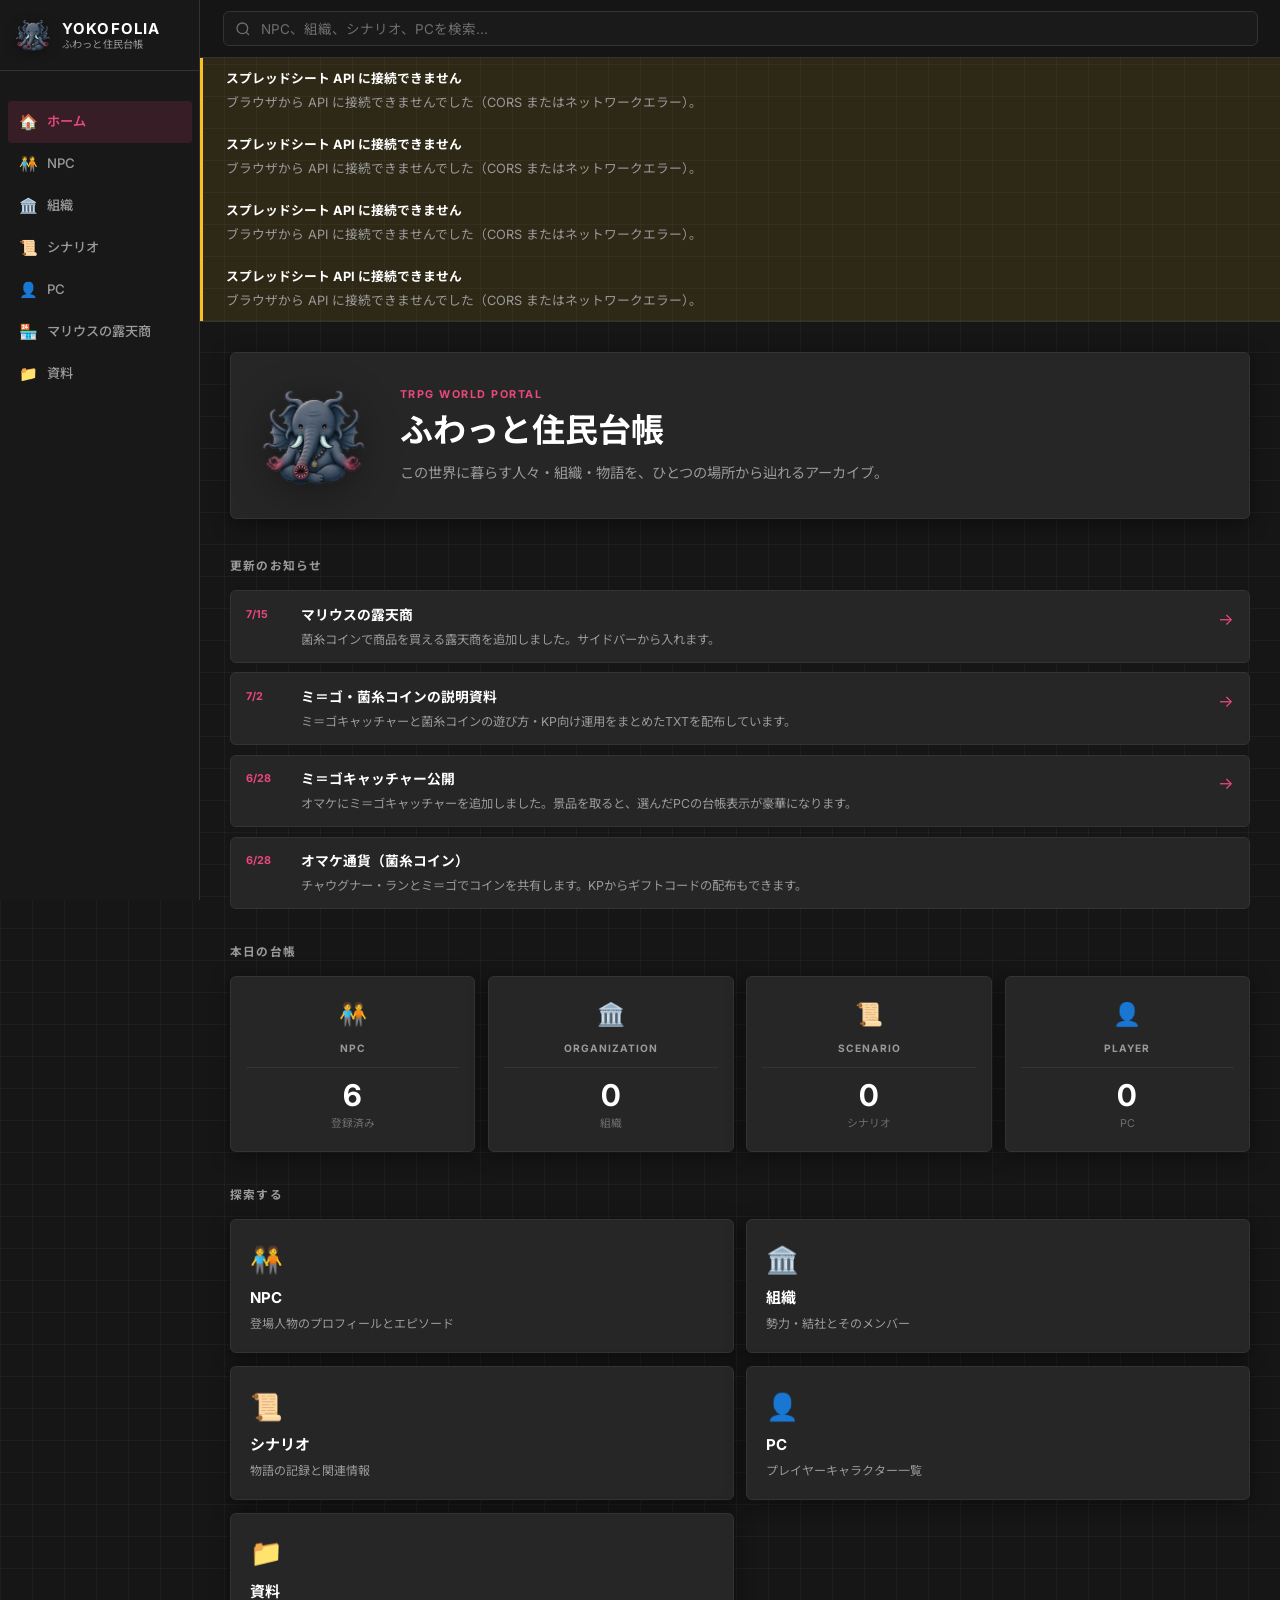
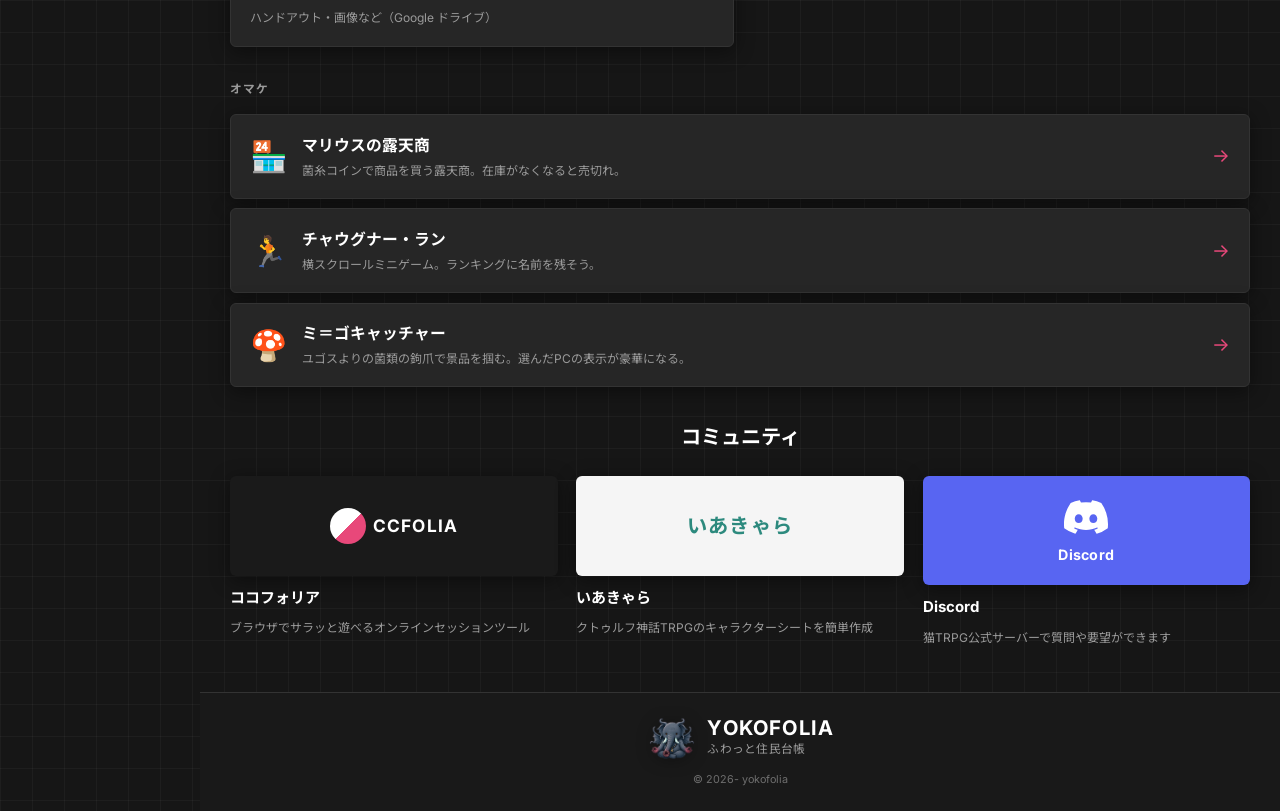
<file: index.html>
<!DOCTYPE html>
<html lang="ja">
<head>
  <meta charset="UTF-8">
  <meta name="viewport" content="width=device-width, initial-scale=1.0">
  <meta name="theme-color" content="#161616">
  <meta name="apple-mobile-web-app-title" content="YOKOFOLIA">
  <title>YOKOFOLIA ふわっと住民台帳</title>
  <link rel="icon" href="icons/icon-192.png" type="image/png" sizes="192x192">
  <link rel="apple-touch-icon" href="icons/apple-touch-icon.png">
  <link rel="manifest" href="site.webmanifest">
  <link rel="stylesheet" href="style.css?v=20260708m">
  <link rel="preconnect" href="https://fonts.googleapis.com">
  <link rel="preconnect" href="https://fonts.gstatic.com" crossorigin>
  <link href="https://fonts.googleapis.com/css2?family=Noto+Sans+JP:wght@400;500;600;700&family=Inter:wght@400;500;600;700&display=swap" rel="stylesheet">
</head>
<body>
  <div class="app">
    <nav class="sidebar" id="sidebar">
      <div class="sidebar-brand">
        <a href="#home" class="site-brand site-brand--sidebar">
          <img src="images/yokofolia-mascot.png" alt="" class="site-brand-mascot" width="40" height="40" decoding="async">
          <span class="site-brand-text">
            <span class="site-brand-name">YOKOFOLIA</span>
            <span class="site-brand-tagline">ふわっと住民台帳</span>
          </span>
        </a>
      </div>
      <div class="sidebar-header">
        <button class="sidebar-close" id="sidebarClose" aria-label="メニューを閉じる">
          <svg viewBox="0 0 24 24" fill="none" stroke="currentColor" stroke-width="2">
            <path d="M18 6L6 18M6 6l12 12"/>
          </svg>
        </button>
      </div>
      <ul class="nav-menu" id="navMenu">
        <li><a href="#home" class="nav-link" data-section="home"><span class="nav-icon">🏠</span>ホーム</a></li>
        <li><a href="#npcs" class="nav-link" data-section="npcs"><span class="nav-icon">🧑‍🤝‍🧑</span>NPC</a></li>
        <li><a href="#organizations" class="nav-link" data-section="organizations"><span class="nav-icon">🏛️</span>組織</a></li>
        <li><a href="#scenarios" class="nav-link" data-section="scenarios"><span class="nav-icon">📜</span>シナリオ</a></li>
        <li><a href="#pcs" class="nav-link" data-section="pcs"><span class="nav-icon">👤</span>PC</a></li>
        <li><a href="games/migo-shop.html" class="nav-link nav-link--external"><span class="nav-icon">🏪</span>マリウスの露天商</a></li>
        <li><a href="#files" class="nav-link" data-section="files"><span class="nav-icon">📁</span>資料</a></li>
      </ul>
    </nav>

    <div class="main-wrapper">
      <header class="header header--compact">
        <button class="menu-toggle" id="menuToggle" aria-label="メニューを開く">
          <svg viewBox="0 0 24 24" fill="none" stroke="currentColor" stroke-width="2">
            <path d="M3 12h18M3 6h18M3 18h18"/>
          </svg>
        </button>
        <div class="search-global">
          <svg class="search-icon" viewBox="0 0 24 24" fill="none" stroke="currentColor" stroke-width="2">
            <circle cx="11" cy="11" r="8"/>
            <path d="M21 21l-4.35-4.35"/>
          </svg>
          <input type="search" id="globalSearch" placeholder="NPC、組織、シナリオ、PCを検索..." aria-label="全体検索">
        </div>
      </header>

      <main class="content-area" id="contentArea">
        <div class="portal-loading" role="status" aria-live="polite">
          <img src="images/yokofolia-mascot.png" alt="" class="portal-loading-mascot" width="96" height="96" decoding="async">
          <p class="portal-loading-brand">YOKOFOLIA</p>
          <p class="portal-loading-message" id="loadingMessage">住民台帳を開いています…</p>
          <div class="portal-loading-bar" aria-hidden="true"><span></span></div>
        </div>
      </main>

      <footer class="footer">
        <div class="footer-brand">
          <img src="images/yokofolia-mascot.png" alt="" class="footer-mascot" width="52" height="52" decoding="async">
          <div class="footer-brand-text">
            <span class="footer-name">YOKOFOLIA</span>
            <span class="footer-tagline">ふわっと住民台帳</span>
          </div>
        </div>
        <p class="footer-copy">© 2026- yokofolia</p>
      </footer>
    </div>
  </div>

  <div class="overlay" id="overlay"></div>
  <script src="js/config.js"></script>
  <script src="js/data/errors.js"></script>
  <script src="js/data/normalize.js?v=20260708g"></script>
  <script src="js/data/json-provider.js"></script>
  <script src="js/data/apps-script-provider.js?v=20260624e"></script>
  <script src="js/data/provider.js?v=20260624"></script>
  <script src="js/image-utils.js?v=20260628a"></script>
  <script src="js/links.js?v=20260715c"></script>
  <script src="js/migo-cosmetics.js?v=20260708"></script>
  <script src="script.js?v=20260708m"></script>
</body>
</html>
</file>
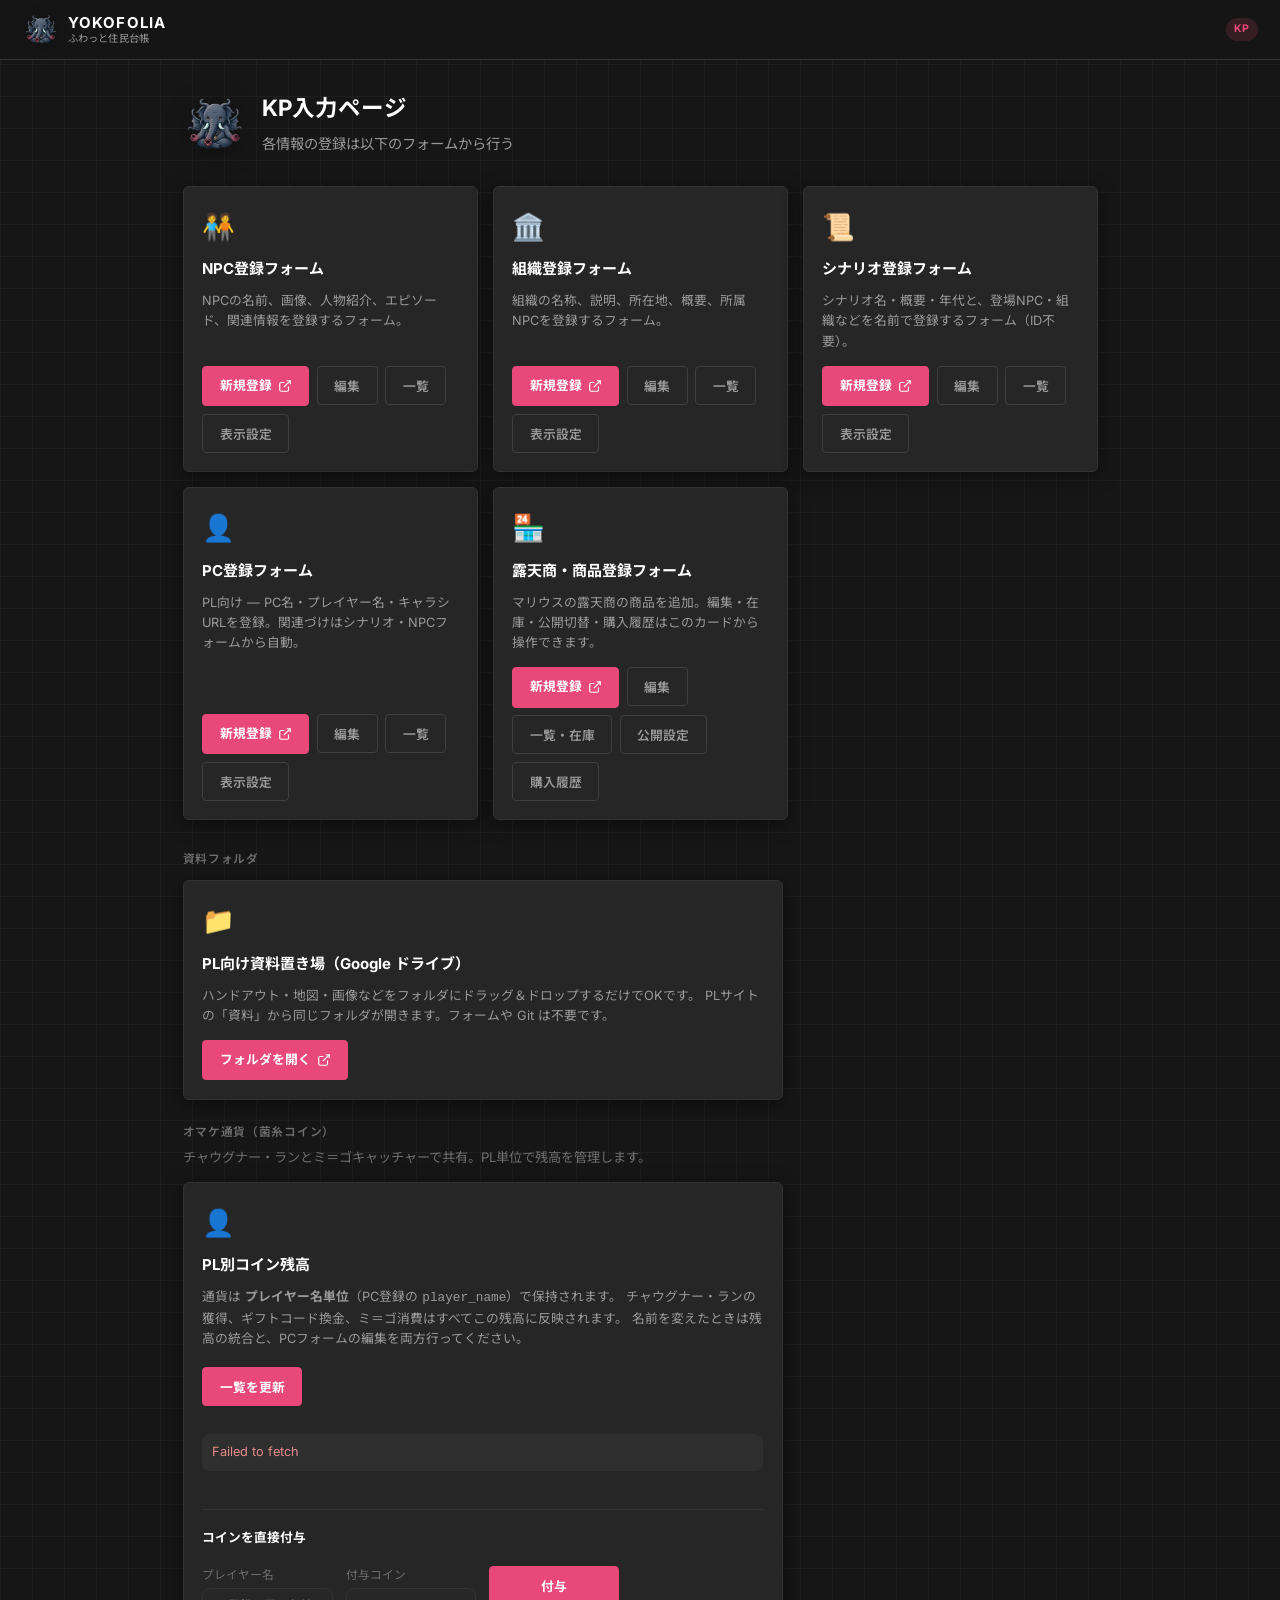
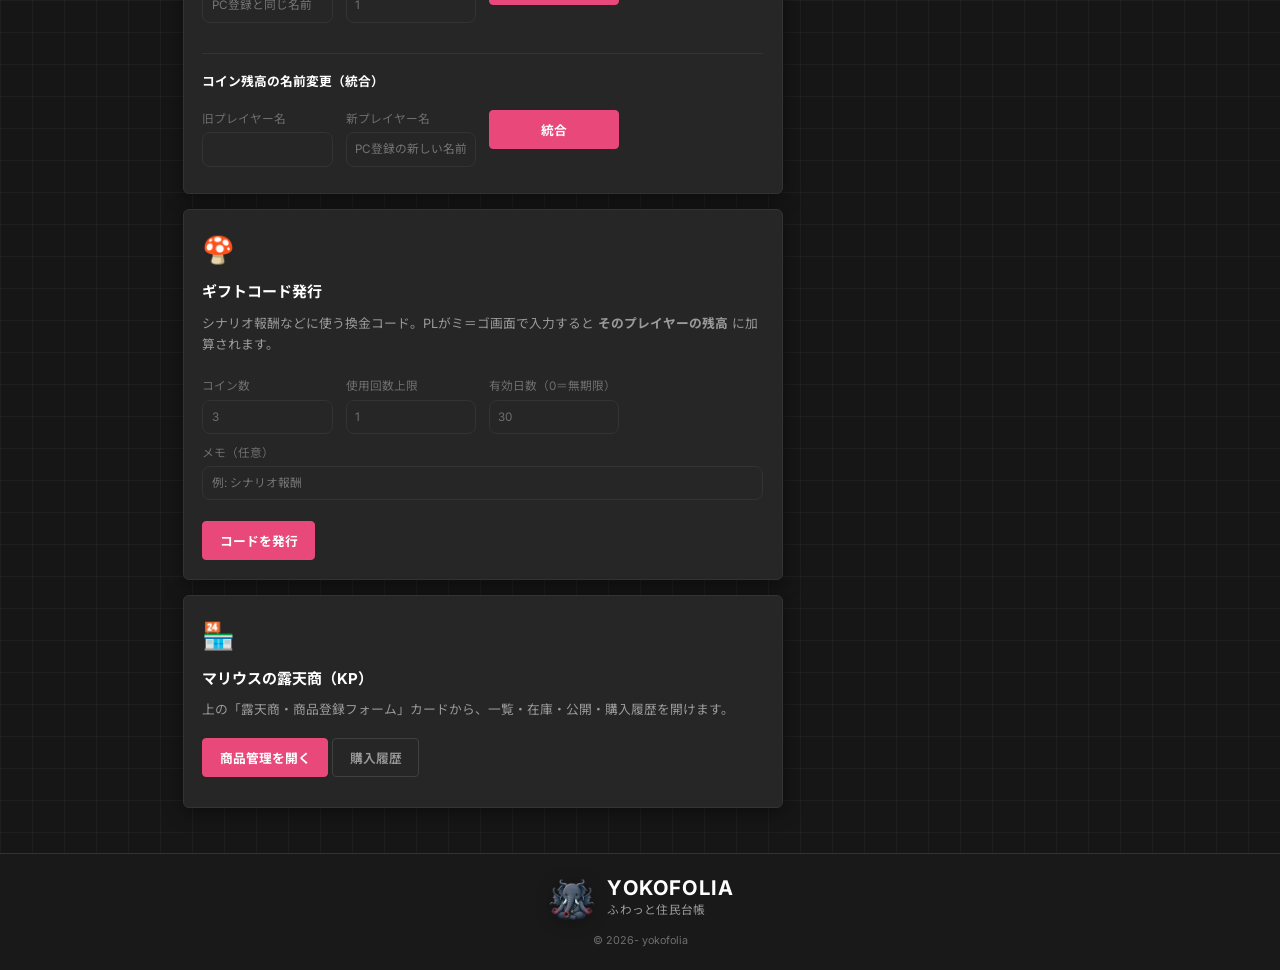
<file: kp.html>
<!DOCTYPE html>
<html lang="ja">
<head>
  <meta charset="UTF-8">
  <meta name="viewport" content="width=device-width, initial-scale=1.0">
  <meta name="robots" content="noindex,nofollow">
  <meta name="theme-color" content="#161616">
  <meta name="apple-mobile-web-app-title" content="YOKOFOLIA KP">
  <title>KP入力 — YOKOFOLIA</title>
  <link rel="icon" href="icons/icon-192.png" type="image/png" sizes="192x192">
  <link rel="apple-touch-icon" href="icons/apple-touch-icon.png">
  <link rel="manifest" href="site.webmanifest">
  <link rel="stylesheet" href="style.css">
  <link rel="preconnect" href="https://fonts.googleapis.com">
  <link rel="preconnect" href="https://fonts.gstatic.com" crossorigin>
  <link href="https://fonts.googleapis.com/css2?family=Noto+Sans+JP:wght@400;500;600;700&family=Inter:wght@400;500;600;700&display=swap" rel="stylesheet">
</head>
<body>
  <div class="app app--kp">
    <div class="main-wrapper main-wrapper--full">
      <header class="header">
        <a href="index.html" class="site-brand">
          <img src="images/yokofolia-mascot.png" alt="" class="site-brand-mascot" width="36" height="36" decoding="async">
          <span class="site-brand-text">
            <span class="site-brand-name">YOKOFOLIA</span>
            <span class="site-brand-tagline">ふわっと住民台帳</span>
          </span>
        </a>
        <span class="header-badge">KP</span>
      </header>

      <main class="kp-main" id="kpMain">
        <div class="kp-intro">
          <div class="kp-intro-brand">
            <img src="images/yokofolia-mascot.png" alt="" class="kp-intro-mascot" width="64" height="64" decoding="async">
            <div>
              <h1 class="kp-title">KP入力ページ</h1>
              <p class="kp-lead">各情報の登録は以下のフォームから行う</p>
            </div>
          </div>
        </div>
        <div class="kp-card-grid" id="kpCardGrid"></div>
        <section class="kp-files-drive" id="kpFilesDrive" aria-labelledby="kpFilesDriveTitle"></section>
        <section class="kp-omake-economy" aria-labelledby="kpOmakeEconomyTitle">
          <h2 class="kp-section-title kp-omake-economy-title" id="kpOmakeEconomyTitle">オマケ通貨（菌糸コイン）</h2>
          <p class="kp-omake-economy-lead">チャウグナー・ランとミ＝ゴキャッチャーで共有。PL単位で残高を管理します。</p>
          <div id="kpMigoPlayers" aria-labelledby="kpMigoPlayersTitle"></div>
          <div id="kpMigoGift" aria-labelledby="kpMigoGiftTitle"></div>
          <div id="kpMigoShop" aria-labelledby="kpMigoShopTitle"></div>
        </section>
      </main>

      <div class="kp-modal" id="kpEntityPicker" hidden aria-hidden="true">
        <div class="kp-modal-backdrop" data-kp-close="kpEntityPicker"></div>
        <div class="kp-modal-panel" role="dialog" aria-modal="true" aria-labelledby="kpEntityPickerTitle">
          <header class="kp-modal-header">
            <h2 class="kp-modal-title" id="kpEntityPickerTitle">編集</h2>
            <button type="button" class="kp-modal-close" data-kp-close="kpEntityPicker" aria-label="閉じる">
              <svg viewBox="0 0 24 24" fill="none" stroke="currentColor" stroke-width="2" aria-hidden="true">
                <path d="M18 6L6 18M6 6l12 12"/>
              </svg>
            </button>
          </header>
          <div class="kp-modal-search">
            <input type="search" id="kpEntityPickerSearch" placeholder="検索..." aria-label="検索">
          </div>
          <div class="kp-modal-body" id="kpEntityPickerBody">
            <p class="kp-modal-status">読み込み中...</p>
          </div>
        </div>
      </div>

      <div class="kp-modal" id="kpEntityList" hidden aria-hidden="true">
        <div class="kp-modal-backdrop" data-kp-close="kpEntityList"></div>
        <div class="kp-modal-panel kp-modal-panel--wide" role="dialog" aria-modal="true" aria-labelledby="kpEntityListTitle">
          <header class="kp-modal-header">
            <h2 class="kp-modal-title" id="kpEntityListTitle">一覧（KP用）</h2>
            <button type="button" class="kp-modal-close" data-kp-close="kpEntityList" aria-label="閉じる">
              <svg viewBox="0 0 24 24" fill="none" stroke="currentColor" stroke-width="2" aria-hidden="true">
                <path d="M18 6L6 18M6 6l12 12"/>
              </svg>
            </button>
          </header>
          <p class="kp-modal-hint" id="kpEntityListHint"></p>
          <div class="kp-npc-list-head">
            <p class="kp-npc-list-summary" id="kpEntityListSummary"></p>
            <div class="kp-modal-search kp-modal-search--list">
              <input type="search" id="kpEntityListSearch" placeholder="検索..." aria-label="検索">
            </div>
            <div class="kp-npc-list-filters" role="tablist" aria-label="表示フィルター">
              <button type="button" class="kp-npc-list-filter is-active" data-kp-list-filter="all" role="tab" aria-selected="true">すべて</button>
              <button type="button" class="kp-npc-list-filter" data-kp-list-filter="active" role="tab" aria-selected="false">有効</button>
              <button type="button" class="kp-npc-list-filter" data-kp-list-filter="visible" role="tab" aria-selected="false">PL表示</button>
              <button type="button" class="kp-npc-list-filter" data-kp-list-filter="hidden" role="tab" aria-selected="false">非表示</button>
              <button type="button" class="kp-npc-list-filter" data-kp-list-filter="deleted" role="tab" aria-selected="false">削除済</button>
            </div>
          </div>
          <div class="kp-modal-body kp-modal-body--list" id="kpEntityListBody">
            <p class="kp-modal-status">読み込み中...</p>
          </div>
        </div>
      </div>

      <div class="kp-modal" id="kpEntityVisibility" hidden aria-hidden="true">
        <div class="kp-modal-backdrop" data-kp-close="kpEntityVisibility"></div>
        <div class="kp-modal-panel" role="dialog" aria-modal="true" aria-labelledby="kpEntityVisibilityTitle">
          <header class="kp-modal-header">
            <h2 class="kp-modal-title" id="kpEntityVisibilityTitle">PLサイトの表示設定</h2>
            <button type="button" class="kp-modal-close" data-kp-close="kpEntityVisibility" aria-label="閉じる">
              <svg viewBox="0 0 24 24" fill="none" stroke="currentColor" stroke-width="2" aria-hidden="true">
                <path d="M18 6L6 18M6 6l12 12"/>
              </svg>
            </button>
          </header>
          <p class="kp-modal-hint" id="kpEntityVisibilityHint"></p>
          <div class="kp-modal-search">
            <input type="search" id="kpEntityVisibilitySearch" placeholder="検索..." aria-label="検索">
          </div>
          <div class="kp-modal-body" id="kpEntityVisibilityBody">
            <p class="kp-modal-status">読み込み中...</p>
          </div>
        </div>
      </div>

      <div class="kp-modal" id="kpShopManager" hidden aria-hidden="true">
        <div class="kp-modal-backdrop" data-kp-close="kpShopManager"></div>
        <div class="kp-modal-panel kp-modal-panel--wide" role="dialog" aria-modal="true" aria-labelledby="kpShopModalTitle">
          <header class="kp-modal-header">
            <h2 class="kp-modal-title" id="kpShopModalTitle">露天商・商品管理</h2>
            <button type="button" class="kp-modal-close" data-kp-close="kpShopManager" aria-label="閉じる">
              <svg viewBox="0 0 24 24" fill="none" stroke="currentColor" stroke-width="2" aria-hidden="true">
                <path d="M18 6L6 18M6 6l12 12"/>
              </svg>
            </button>
          </header>
          <p class="kp-modal-hint" id="kpShopModalHint">在庫・公開・論理削除・フォーム編集リンクを操作できます。</p>
          <div class="kp-migo-toolbar" style="padding:0 1rem 0.5rem">
            <button type="button" class="kp-card-btn" id="kpShopModalRefreshBtn">再読込</button>
            <button type="button" class="kp-card-btn kp-card-btn--secondary" id="kpShopModalSalesBtn">購入履歴</button>
            <button type="button" class="kp-card-btn kp-card-btn--secondary" id="kpShopModalProductsBtn">商品一覧</button>
          </div>
          <p class="kp-migo-result" id="kpShopModalStatus" hidden style="margin:0 1rem 0.5rem"></p>
          <div class="kp-modal-body kp-modal-body--list" id="kpShopModalBody">
            <p class="kp-modal-status">読み込み中...</p>
          </div>
        </div>
      </div>

      <footer class="footer">
        <div class="footer-brand">
          <img src="images/yokofolia-mascot.png" alt="" class="footer-mascot" width="52" height="52" decoding="async">
          <div class="footer-brand-text">
            <span class="footer-name">YOKOFOLIA</span>
            <span class="footer-tagline">ふわっと住民台帳</span>
          </div>
        </div>
        <p class="footer-copy">© 2026- yokofolia</p>
      </footer>
    </div>
  </div>

  <script src="js/config.js"></script>
  <script src="js/image-utils.js"></script>
  <script src="js/links.js"></script>
  <script src="kp.js?v=20260715d"></script>
</body>
</html>
</file>
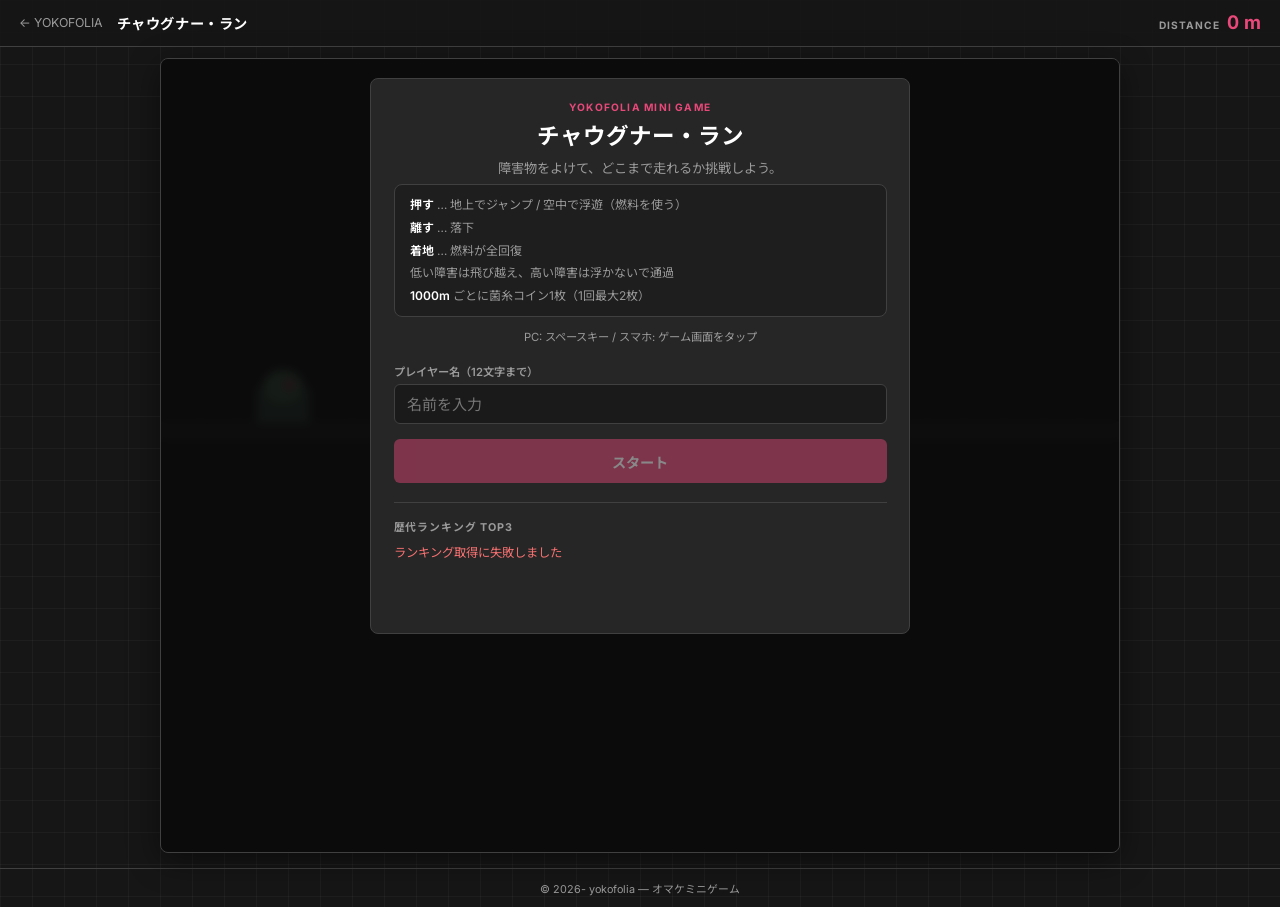
<file: games/chaugner-run.html>
<!DOCTYPE html>
<html lang="ja">
<head>
  <meta charset="UTF-8">
  <meta name="viewport" content="width=device-width, initial-scale=1.0, user-scalable=no">
  <meta name="theme-color" content="#161616">
  <meta name="apple-mobile-web-app-title" content="チャウグナー・ラン">
  <title>チャウグナー・ラン — YOKOFOLIA</title>
  <link rel="icon" href="../icons/icon-192.png" type="image/png" sizes="192x192">
  <link rel="apple-touch-icon" href="../icons/apple-touch-icon.png">
  <link rel="manifest" href="chaugner-run.webmanifest">
  <link rel="stylesheet" href="chaugner-run.css?v=20260703">
  <link rel="preconnect" href="https://fonts.googleapis.com">
  <link rel="preconnect" href="https://fonts.gstatic.com" crossorigin>
  <link href="https://fonts.googleapis.com/css2?family=Noto+Sans+JP:wght@400;600;700&family=Inter:wght@600;700&display=swap" rel="stylesheet">
</head>
<body>
  <div class="cr-app">
    <header class="cr-header">
      <a href="../index.html#home" class="cr-back">← YOKOFOLIA</a>
      <h1 class="cr-header-title">チャウグナー・ラン</h1>
      <div class="cr-score-hud" id="scoreHud" hidden>
        <span class="cr-score-label">DISTANCE</span>
        <span class="cr-score-value" id="scoreValue">0 m</span>
      </div>
    </header>

    <main class="cr-main">
      <div class="cr-stage-wrap">
        <div class="cr-game-area" id="gameArea">
          <canvas id="gameCanvas" class="cr-canvas" width="800" height="320" draggable="false" aria-label="チャウグナー・ラン ゲーム画面"></canvas>
        </div>

        <!-- 開始画面 -->
        <div class="cr-overlay" id="startScreen">
          <div class="cr-panel">
            <p class="cr-kicker">YOKOFOLIA MINI GAME</p>
            <h2 class="cr-title">チャウグナー・ラン</h2>
            <p class="cr-lead">障害物をよけて、どこまで走れるか挑戦しよう。</p>
            <ul class="cr-rules">
              <li><strong>押す</strong> … 地上でジャンプ / 空中で浮遊（燃料を使う）</li>
              <li><strong>離す</strong> … 落下</li>
              <li><strong>着地</strong> … 燃料が全回復</li>
              <li>低い障害は飛び越え、高い障害は浮かないで通過</li>
              <li><strong>1000m</strong> ごとに菌糸コイン1枚（1回最大2枚）</li>
            </ul>
            <p class="cr-hint">PC: スペースキー / スマホ: ゲーム画面をタップ</p>

            <label class="cr-field">
              <span class="cr-field-label">プレイヤー名（12文字まで）</span>
              <input type="text" id="playerName" class="cr-input" maxlength="12" placeholder="名前を入力" autocomplete="nickname">
            </label>
            <button type="button" class="cr-btn cr-btn--primary" id="startBtn" disabled>スタート</button>

            <section class="cr-ranking-block">
              <h3 class="cr-ranking-title">歴代ランキング TOP3</h3>
              <div id="startRanking" class="cr-ranking-list">
                <p class="cr-ranking-loading">読み込み中…</p>
              </div>
            </section>
          </div>
        </div>

        <!-- ゲームオーバー画面 -->
        <div class="cr-overlay" id="gameOverScreen" hidden>
          <div class="cr-panel cr-panel--gameover">
            <h2 class="cr-gameover-title">GAME OVER</h2>
            <dl class="cr-result">
              <div class="cr-result-row">
                <dt>NAME</dt>
                <dd id="resultName">—</dd>
              </div>
              <div class="cr-result-row">
                <dt>SCORE</dt>
                <dd id="resultScore">0 m</dd>
              </div>
            </dl>

            <div class="cr-coin-reward" id="coinReward" hidden>
              <p class="cr-coin-reward-label">菌糸コイン</p>
              <p class="cr-coin-reward-main" id="coinRewardMain"></p>
              <p class="cr-coin-reward-sub" id="coinRewardSub"></p>
            </div>

            <p class="cr-save-status" id="saveStatus"></p>

            <section class="cr-ranking-block">
              <h3 class="cr-ranking-title">歴代ランキング TOP3</h3>
              <div id="overRanking" class="cr-ranking-list">
                <p class="cr-ranking-loading">読み込み中…</p>
              </div>
            </section>

            <button type="button" class="cr-btn cr-btn--primary" id="retryBtn">もう一度遊ぶ</button>
          </div>
        </div>
      </div>
    </main>

    <footer class="cr-footer">
      <p>© 2026- yokofolia — オマケミニゲーム</p>
    </footer>
  </div>

  <script src="../js/config.js"></script>
  <script src="chaugner-run.js?v=20260703"></script>
</body>
</html>
</file>
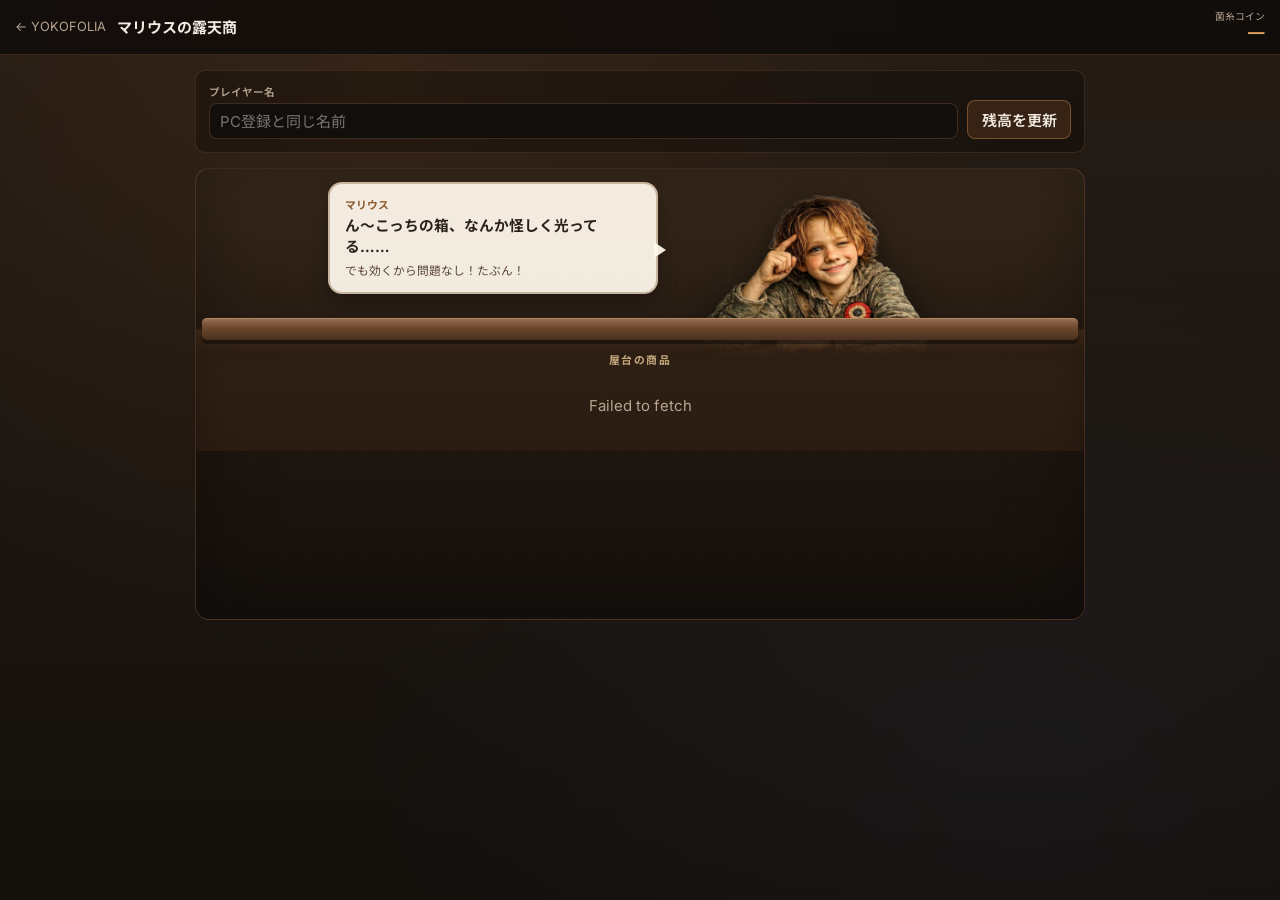
<file: games/migo-shop.html>
<!DOCTYPE html>
<html lang="ja">
<head>
  <meta charset="UTF-8">
  <meta name="viewport" content="width=device-width, initial-scale=1.0">
  <meta name="theme-color" content="#2a2218">
  <meta name="apple-mobile-web-app-title" content="マリウスの露天商">
  <title>マリウスの露天商 — YOKOFOLIA</title>
  <link rel="icon" href="../icons/icon-192.png" type="image/png" sizes="192x192">
  <link rel="apple-touch-icon" href="../icons/apple-touch-icon.png">
  <link rel="stylesheet" href="migo-shop.css?v=20260715f">
  <link rel="preconnect" href="https://fonts.googleapis.com">
  <link rel="preconnect" href="https://fonts.gstatic.com" crossorigin>
  <link href="https://fonts.googleapis.com/css2?family=Noto+Sans+JP:wght@400;500;600;700&family=Inter:wght@600;700&display=swap" rel="stylesheet">
</head>
<body>
  <div class="ms-app">
    <header class="ms-header">
      <a href="../index.html#home" class="ms-back">← YOKOFOLIA</a>
      <h1 class="ms-header-title">マリウスの露天商</h1>
      <div class="ms-coin-hud" aria-live="polite">
        <span class="ms-coin-label">菌糸コイン</span>
        <span class="ms-coin-value" id="coinBalance">—</span>
      </div>
    </header>

    <main class="ms-main">
      <section class="ms-player-bar">
        <label class="ms-field">
          <span class="ms-field-label">プレイヤー名</span>
          <input type="text" id="playerName" maxlength="24" placeholder="PC登録と同じ名前" autocomplete="nickname">
        </label>
        <button type="button" class="ms-btn" id="refreshBtn">残高を更新</button>
        <p class="ms-status" id="formStatus" hidden></p>
      </section>

      <section class="ms-shop-stage" aria-label="マリウスの屋台">
        <div class="ms-alley" aria-hidden="true"></div>

        <div class="ms-stall">
          <div class="ms-stall-back">
            <div class="ms-speech">
              <p class="ms-speech-name">マリウス</p>
              <p class="ms-speech-line" id="speechLine">僕も教授やみんなの役に立ちたい！</p>
              <p class="ms-speech-sub" id="speechSub">スラムの角で屋台やってるよ。菌糸コインで見ていきな！</p>
            </div>
            <div class="ms-shopkeeper">
              <img id="shopkeeperImage" src="../images/marius-1.png" alt="マリウス" width="320" height="360" decoding="async">
            </div>
          </div>

          <div class="ms-counter">
            <div class="ms-counter-rail" aria-hidden="true"></div>
            <p class="ms-counter-label">屋台の商品</p>
            <div class="ms-shelf" id="productShelf" role="list">
              <p class="ms-shelf-empty" id="shelfEmpty">商品を読み込み中…</p>
            </div>
          </div>
        </div>
      </section>
    </main>

    <div class="ms-modal" id="productModal" hidden aria-hidden="true">
      <div class="ms-modal-backdrop" data-ms-close></div>
      <div class="ms-modal-panel" role="dialog" aria-modal="true" aria-labelledby="productModalTitle">
        <button type="button" class="ms-modal-close" data-ms-close aria-label="閉じる">×</button>
        <div class="ms-modal-media">
          <img id="productModalImage" alt="" width="240" height="240" decoding="async">
        </div>
        <h2 class="ms-modal-title" id="productModalTitle"></h2>
        <p class="ms-modal-desc" id="productModalDesc"></p>
        <dl class="ms-modal-meta">
          <div>
            <dt>価格</dt>
            <dd><span id="productModalPrice">0</span> コイン</dd>
          </div>
          <div>
            <dt>残り在庫</dt>
            <dd id="productModalStock">0</dd>
          </div>
        </dl>
        <p class="ms-modal-status" id="productModalStatus" hidden></p>
        <button type="button" class="ms-btn ms-btn--primary" id="buyBtn">購入する（1個）</button>
      </div>
    </div>
  </div>

  <script src="../js/config.js"></script>
  <script src="../js/image-utils.js"></script>
  <script src="migo-shop.js?v=20260715f"></script>
</body>
</html>
</file>
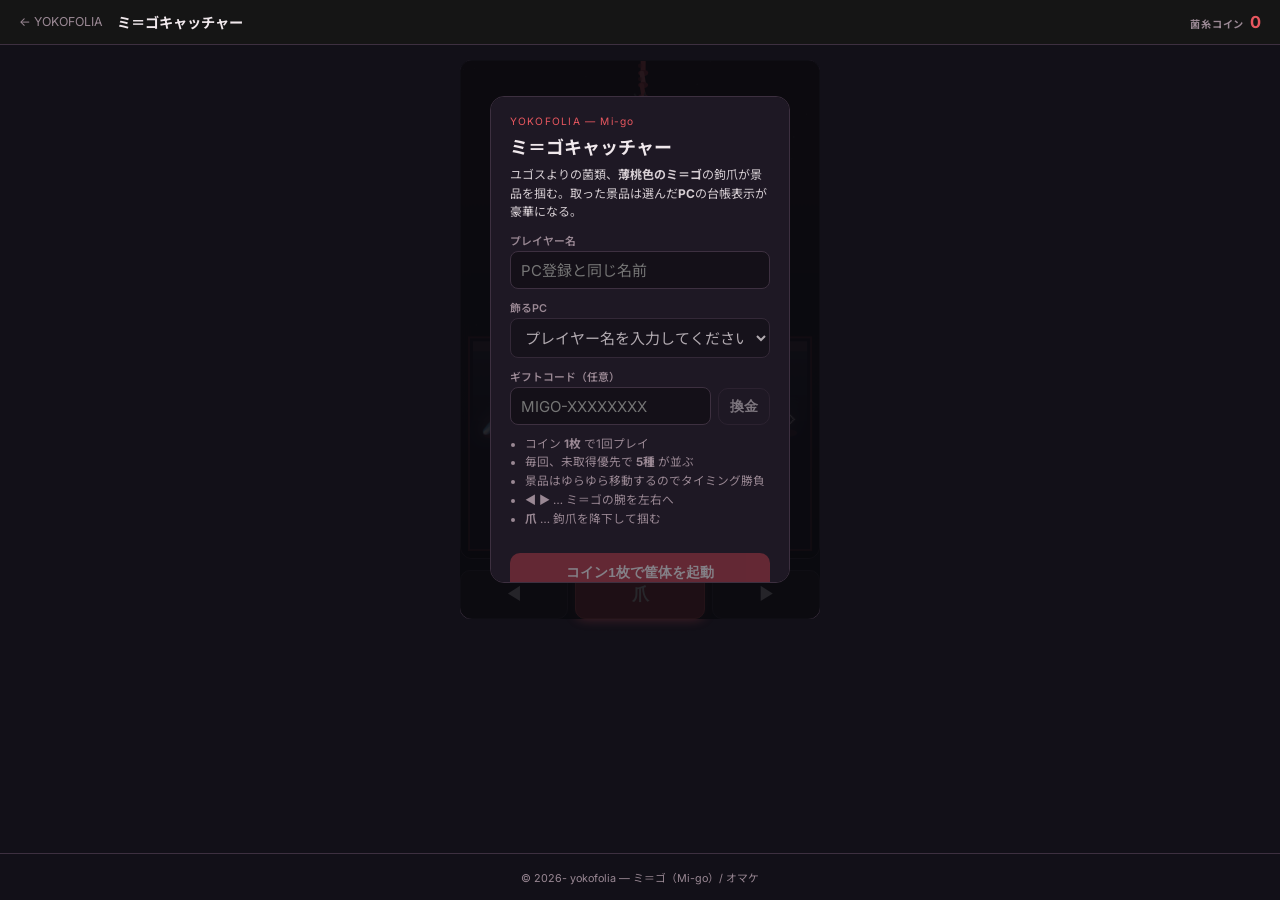
<file: games/mini-claw.html>
<!DOCTYPE html>
<html lang="ja">
<head>
  <meta charset="UTF-8">
  <meta name="viewport" content="width=device-width, initial-scale=1.0, user-scalable=no">
  <meta name="theme-color" content="#121018">
  <meta name="apple-mobile-web-app-title" content="ミ＝ゴキャッチャー">
  <title>ミ＝ゴキャッチャー — YOKOFOLIA</title>
  <link rel="icon" href="../icons/icon-192.png" type="image/png" sizes="192x192">
  <link rel="apple-touch-icon" href="../icons/apple-touch-icon.png">
  <link rel="stylesheet" href="mini-claw.css?v=20260708">
  <link rel="preconnect" href="https://fonts.googleapis.com">
  <link rel="preconnect" href="https://fonts.gstatic.com" crossorigin>
  <link href="https://fonts.googleapis.com/css2?family=Noto+Sans+JP:wght@400;600;700&family=Inter:wght@600;700&display=swap" rel="stylesheet">
</head>
<body>
  <div class="mc-app">
    <header class="mc-header">
      <a href="../index.html#home" class="mc-back">← YOKOFOLIA</a>
      <h1 class="mc-header-title">ミ＝ゴキャッチャー</h1>
      <div class="mc-score-hud">
        <span class="mc-score-label">菌糸コイン</span>
        <span class="mc-score-value" id="coinBalance">—</span>
      </div>
    </header>

    <main class="mc-main">
      <div class="mc-stage-wrap">
        <div class="mc-game-area" id="gameArea">
          <canvas id="gameCanvas" class="mc-canvas" width="360" height="500" draggable="false" aria-label="ミ＝ゴキャッチャー"></canvas>
        </div>
        <div class="mc-loader" id="loadingScreen" role="status" aria-live="polite" hidden>
          <img src="assets/migo-mascot.png" alt="ミ＝ゴ" class="mc-loader-image">
          <p class="mc-loader-text" id="loadingText">菌糸回線で筐体に接続中…</p>
        </div>

        <div class="mc-controls" id="gameControls" hidden>
          <button type="button" class="mc-ctrl-btn mc-ctrl-btn--left" id="btnLeft" aria-label="左へ"></button>
          <button type="button" class="mc-ctrl-btn mc-ctrl-btn--primary" id="btnDrop" aria-label="鉤爪を下ろす">爪</button>
          <button type="button" class="mc-ctrl-btn mc-ctrl-btn--right" id="btnRight" aria-label="右へ"></button>
        </div>

        <div class="mc-overlay" id="startScreen">
          <div class="mc-panel">
            <p class="mc-kicker">YOKOFOLIA — Mi-go</p>
            <h2 class="mc-title">ミ＝ゴキャッチャー</h2>
            <p class="mc-lore">ユゴスよりの菌類、<strong>薄桃色のミ＝ゴ</strong>の鉤爪が景品を掴む。取った景品は選んだ<strong>PC</strong>の台帳表示が豪華になる。</p>

            <form class="mc-form" id="startForm">
              <label class="mc-field">
                <span class="mc-field-label">プレイヤー名</span>
                <input type="text" id="playerName" maxlength="24" placeholder="PC登録と同じ名前" autocomplete="nickname">
              </label>

              <label class="mc-field">
                <span class="mc-field-label">飾るPC</span>
                <select id="pcSelect" disabled>
                  <option value="">プレイヤー名を入力してください</option>
                </select>
              </label>

              <div class="mc-redeem-row">
                <label class="mc-field mc-field--grow">
                  <span class="mc-field-label">ギフトコード（任意）</span>
                  <input type="text" id="giftCode" maxlength="32" placeholder="MIGO-XXXXXXXX" autocapitalize="characters">
                </label>
                <button type="button" class="mc-btn" id="redeemBtn">換金</button>
              </div>

              <p class="mc-status" id="formStatus" hidden></p>

              <ul class="mc-rules">
                <li>コイン <strong>1枚</strong> で1回プレイ</li>
                <li>毎回、未取得優先で <strong>5種</strong> が並ぶ</li>
                <li>景品はゆらゆら移動するのでタイミング勝負</li>
                <li><strong>◀ ▶</strong> … ミ＝ゴの腕を左右へ</li>
                <li><strong>爪</strong> … 鉤爪を降下して掴む</li>
              </ul>

              <button type="submit" class="mc-btn mc-btn--primary" id="startBtn" disabled>コイン1枚で筐体を起動</button>
            </form>
          </div>
        </div>

        <div class="mc-overlay" id="resultScreen" hidden>
          <div class="mc-panel">
            <h2 class="mc-title" id="resultTitle">結果</h2>
            <p class="mc-result-text" id="resultText"></p>
            <button type="button" class="mc-btn mc-btn--primary" id="resultBtn">もう一度</button>
            <a href="../index.html#home" class="mc-btn mc-btn--ghost" id="resultHomeBtn">ホームに戻る</a>
          </div>
        </div>
      </div>

      <section class="mc-collection" id="collectionPanel" hidden>
        <h2 class="mc-collection-title">このPCのコスメ</h2>
        <p class="mc-collection-progress" id="collectionProgress"></p>
        <ul class="mc-collection-list" id="collectionList"></ul>
      </section>
    </main>

    <footer class="mc-footer">
      <p>© 2026- yokofolia — ミ＝ゴ（Mi-go）/ オマケ</p>
    </footer>
  </div>

  <script src="../js/config.js"></script>
  <script src="../js/migo-cosmetics.js?v=20260702"></script>
  <script src="mini-claw.js?v=20260708b"></script>
</body>
</html>
</file>
<file: style.css>
/* ========================================
   YOKOFOLIA ふわっと住民台帳 — Cocofolia-inspired
   ======================================== */

:root {
  --bg-base: #161616;
  --bg-sidebar: #1a1a1a;
  --bg-panel: #1e1e1e;
  --bg-card: #262626;
  --bg-card-hover: #2e2e2e;
  --bg-input: #1a1a1a;
  --bg-active: rgba(232, 72, 122, 0.12);

  --border: #333333;
  --border-light: #404040;

  --text-primary: #ffffff;
  --text-secondary: #9a9a9a;
  --text-muted: #6e6e6e;

  --accent: #e8487a;
  --accent-dim: rgba(232, 72, 122, 0.15);
  --accent-hover: #f06a96;
  --accent-border: rgba(232, 72, 122, 0.4);
  --accent-warm: #9a9a9a;
  --accent-warm-dim: rgba(255, 255, 255, 0.04);

  --shadow-card: 0 4px 20px rgba(0, 0, 0, 0.45);
  --shadow-sm: 0 2px 10px rgba(0, 0, 0, 0.35);
  --grid-line: rgba(255, 255, 255, 0.035);
  --grid-size: 32px;

  --status-alive: #34d399;
  --status-alive-bg: rgba(52, 211, 153, 0.12);
  --status-dead: #f87171;
  --status-dead-bg: rgba(248, 113, 113, 0.12);
  --status-missing: #fbbf24;
  --status-missing-bg: rgba(251, 191, 36, 0.12);
  --status-unknown: #9ca3af;
  --status-unknown-bg: rgba(156, 163, 175, 0.12);

  --radius-sm: 4px;
  --radius-md: 6px;
  --radius-lg: 8px;

  --sidebar-width: 200px;
  --list-width: 280px;

  --font-sans: 'Inter', 'Noto Sans JP', system-ui, sans-serif;
}

*, *::before, *::after {
  box-sizing: border-box;
  margin: 0;
  padding: 0;
}

html {
  font-size: 15px;
  scroll-behavior: smooth;
}

body {
  font-family: var(--font-sans);
  background-color: var(--bg-base);
  background-image:
    linear-gradient(var(--grid-line) 1px, transparent 1px),
    linear-gradient(90deg, var(--grid-line) 1px, transparent 1px);
  background-size: var(--grid-size) var(--grid-size);
  color: var(--text-primary);
  line-height: 1.6;
  min-height: 100vh;
}

a {
  color: var(--accent);
  text-decoration: none;
}

a:hover {
  color: var(--accent-hover);
  text-decoration: underline;
}

button {
  font-family: inherit;
  cursor: pointer;
  border: none;
  background: none;
  color: inherit;
}

input {
  font-family: inherit;
  font-size: 0.9rem;
}

/* ---- Layout ---- */

.app {
  display: flex;
  min-height: 100vh;
}

.sidebar {
  width: var(--sidebar-width);
  background: rgba(26, 26, 26, 0.96);
  border-right: 1px solid var(--border);
  display: flex;
  flex-direction: column;
  position: fixed;
  top: 0;
  left: 0;
  height: 100vh;
  z-index: 200;
  transition: transform 0.3s ease;
}

.sidebar-header {
  padding: 0.75rem;
  display: flex;
  justify-content: flex-end;
}

.sidebar-brand {
  padding: 1rem 0.85rem 0.5rem;
  border-bottom: 1px solid var(--border);
}

.sidebar-brand .site-brand {
  width: 100%;
}

.sidebar-close {
  display: none;
  padding: 0.25rem;
  color: var(--text-secondary);
}

.sidebar-close svg {
  width: 20px;
  height: 20px;
}

.nav-menu {
  list-style: none;
  padding: 0.5rem;
  flex: 1;
}

.nav-link {
  display: flex;
  align-items: center;
  gap: 0.6rem;
  padding: 0.6rem 0.75rem;
  border-radius: var(--radius-sm);
  color: var(--text-secondary);
  font-size: 0.88rem;
  font-weight: 500;
  text-decoration: none;
  transition: background 0.15s, color 0.15s;
}

.nav-link:hover {
  background: var(--bg-card);
  color: var(--text-primary);
  text-decoration: none;
}

.nav-link.active {
  background: var(--accent-dim);
  color: var(--accent);
  font-weight: 600;
}

.nav-icon {
  font-size: 1rem;
  width: 1.25rem;
  text-align: center;
}

.main-wrapper {
  flex: 1;
  margin-left: var(--sidebar-width);
  display: flex;
  flex-direction: column;
  min-height: 100vh;
}

/* ---- Header ---- */

.header {
  display: flex;
  align-items: center;
  gap: 1rem;
  padding: 0.75rem 1.5rem;
  background: rgba(22, 22, 22, 0.92);
  backdrop-filter: blur(8px);
  border-bottom: 1px solid var(--border);
  position: sticky;
  top: 0;
  z-index: 100;
}

.menu-toggle {
  display: none;
  padding: 0.4rem;
  color: var(--text-secondary);
}

.menu-toggle svg {
  width: 22px;
  height: 22px;
}

.site-title {
  font-size: 1rem;
  font-weight: 700;
  color: var(--text-primary);
  white-space: nowrap;
  text-decoration: none;
}

.site-brand {
  display: inline-flex;
  align-items: center;
  gap: 0.6rem;
  text-decoration: none;
  color: inherit;
  min-width: 0;
}

.site-brand:hover {
  text-decoration: none;
  color: inherit;
}

.site-brand-mascot {
  width: 36px;
  height: 36px;
  object-fit: contain;
  flex-shrink: 0;
  filter: drop-shadow(0 2px 6px rgba(0, 0, 0, 0.35));
}

.site-brand--sidebar .site-brand-mascot {
  width: 40px;
  height: 40px;
}

.site-brand-text {
  display: flex;
  flex-direction: column;
  gap: 0.05rem;
  min-width: 0;
}

.site-brand-name {
  font-family: 'Inter', 'Noto Sans JP', sans-serif;
  font-size: 1rem;
  font-weight: 700;
  letter-spacing: 0.08em;
  line-height: 1.15;
  color: var(--text-primary);
  text-transform: uppercase;
}

.site-brand-tagline {
  font-size: 0.68rem;
  font-weight: 400;
  color: var(--text-secondary);
  letter-spacing: 0.02em;
  line-height: 1.2;
  white-space: nowrap;
  overflow: hidden;
  text-overflow: ellipsis;
}

.site-brand:hover .site-brand-name {
  color: var(--accent);
}

.site-title:hover {
  color: var(--accent);
  text-decoration: none;
}

.search-global {
  flex: 1;
  max-width: 480px;
  margin-left: auto;
  position: relative;
}

.search-global .search-icon {
  position: absolute;
  left: 0.85rem;
  top: 50%;
  transform: translateY(-50%);
  width: 16px;
  height: 16px;
  color: var(--text-muted);
  pointer-events: none;
}

.search-global input {
  width: 100%;
  padding: 0.55rem 1rem 0.55rem 2.5rem;
  background: var(--bg-input);
  border: 1px solid var(--border);
  border-radius: var(--radius-md);
  color: var(--text-primary);
  transition: border-color 0.15s;
}

.search-global input:focus {
  outline: none;
  border-color: var(--accent);
}

.search-global input::placeholder {
  color: var(--text-muted);
}

.header--compact .search-global {
  flex: 1;
  max-width: none;
  margin-left: 0;
}

/* ---- Content Area ---- */

.content-area {
  display: flex;
  flex: 1;
  overflow: hidden;
  min-height: calc(100vh - 57px - 40px);
}

.entity-layout {
  display: flex;
  flex: 1;
  min-width: 0;
  min-height: 0;
  overflow: hidden;
  width: 100%;
}

.mobile-detail-back {
  display: none;
}

.loading,
.error-panel {
  padding: 2rem;
  color: var(--text-secondary);
  width: 100%;
}

/* ---- Portal Loading ---- */

.portal-loading {
  display: flex;
  flex-direction: column;
  align-items: center;
  justify-content: center;
  width: 100%;
  min-height: calc(100vh - 57px - 80px);
  padding: 3rem 1.5rem;
  text-align: center;
  gap: 0.75rem;
}

.portal-loading-mascot {
  width: 96px;
  height: 96px;
  object-fit: contain;
  animation: mascotFloat 2.4s ease-in-out infinite;
  filter: drop-shadow(0 8px 24px rgba(232, 72, 122, 0.25));
}

.portal-loading-brand {
  font-size: 1.1rem;
  font-weight: 700;
  letter-spacing: 0.12em;
  color: var(--text-primary);
  margin-top: 0.25rem;
}

.portal-loading-message {
  font-size: 0.9rem;
  color: var(--text-secondary);
  min-height: 1.4em;
  animation: loadingFade 2.2s ease-in-out infinite;
}

.portal-loading-bar {
  width: 160px;
  height: 3px;
  background: var(--border);
  border-radius: 99px;
  overflow: hidden;
  margin-top: 0.5rem;
}

.portal-loading-bar span {
  display: block;
  height: 100%;
  width: 40%;
  background: var(--accent);
  border-radius: 99px;
  animation: loadingBar 1.4s ease-in-out infinite;
}

@keyframes mascotFloat {
  0%, 100% { transform: translateY(0); }
  50% { transform: translateY(-10px); }
}

@keyframes loadingFade {
  0%, 100% { opacity: 0.65; }
  50% { opacity: 1; }
}

@keyframes loadingBar {
  0% { transform: translateX(-100%); }
  100% { transform: translateX(350%); }
}

/* ---- Portal Home ---- */

.portal-page {
  flex: 1;
  overflow-y: auto;
  width: 100%;
  padding: 2rem 2rem 3rem;
  max-width: 1080px;
  margin: 0 auto;
}

.portal-hero {
  display: flex;
  align-items: center;
  gap: 1.75rem;
  margin-bottom: 2.5rem;
  padding: 1.5rem;
  background: var(--bg-card);
  border: 1px solid var(--border);
  border-radius: var(--radius-md);
  box-shadow: var(--shadow-card);
}

.portal-hero-mascot {
  width: 120px;
  height: 120px;
  object-fit: contain;
  flex-shrink: 0;
  filter: drop-shadow(0 6px 20px rgba(0, 0, 0, 0.4));
}

.portal-hero-kicker {
  font-size: 0.72rem;
  font-weight: 700;
  letter-spacing: 0.14em;
  color: var(--accent);
  margin-bottom: 0.5rem;
}

.portal-hero-title {
  font-size: clamp(1.6rem, 4vw, 2.2rem);
  font-weight: 700;
  line-height: 1.25;
  margin-bottom: 0.65rem;
}

.portal-hero-lead {
  font-size: 0.95rem;
  color: var(--text-secondary);
  line-height: 1.7;
  max-width: 36em;
}

.portal-section {
  margin-bottom: 2.25rem;
}

.portal-section-head {
  display: flex;
  align-items: baseline;
  justify-content: space-between;
  gap: 1rem;
  margin-bottom: 1rem;
}

.portal-section-label {
  font-size: 0.78rem;
  font-weight: 700;
  letter-spacing: 0.1em;
  text-transform: uppercase;
  color: var(--text-secondary);
  margin-bottom: 1rem;
}

.portal-section-head .portal-section-label {
  margin-bottom: 0;
}

.portal-section-link {
  font-size: 0.82rem;
  font-weight: 600;
  color: var(--accent);
  text-decoration: none;
}

.portal-section-link:hover {
  color: var(--accent-hover);
  text-decoration: none;
}

.portal-stats {
  display: grid;
  grid-template-columns: repeat(4, 1fr);
  gap: 0.85rem;
}

.stat-card {
  display: flex;
  flex-direction: column;
  align-items: center;
  text-align: center;
  padding: 1.25rem 1rem;
  background: var(--bg-card);
  border: 1px solid var(--border);
  border-radius: var(--radius-md);
  box-shadow: var(--shadow-card);
  text-decoration: none;
  color: inherit;
  transition: transform 0.15s, border-color 0.15s;
}

.stat-card:hover {
  transform: translateY(-2px);
  border-color: var(--accent-border);
  text-decoration: none;
  color: inherit;
}

.stat-card-icon {
  font-size: 1.5rem;
  margin-bottom: 0.5rem;
}

.stat-card-label {
  font-size: 0.68rem;
  font-weight: 700;
  letter-spacing: 0.1em;
  color: var(--text-secondary);
}

.stat-card-divider {
  display: block;
  width: 100%;
  height: 1px;
  background: var(--border);
  margin: 0.75rem 0;
}

.stat-card-value {
  font-size: 2rem;
  font-weight: 700;
  line-height: 1;
  color: var(--text-primary);
}

.stat-card-sub {
  font-size: 0.72rem;
  color: var(--text-muted);
  margin-top: 0.35rem;
}

.portal-featured {
  display: grid;
  grid-template-columns: repeat(auto-fill, minmax(220px, 1fr));
  gap: 0.75rem;
}

.portal-featured-card {
  display: flex;
  align-items: center;
  gap: 0.75rem;
  padding: 0.85rem 1rem;
  background: var(--bg-card);
  border: 1px solid var(--border);
  border-radius: var(--radius-md);
  box-shadow: var(--shadow-sm);
  text-decoration: none;
  color: inherit;
  transition: border-color 0.15s, transform 0.15s;
}

.portal-featured-card:hover {
  border-color: var(--accent-border);
  transform: translateY(-1px);
  text-decoration: none;
  color: inherit;
}

.portal-featured-body {
  flex: 1;
  min-width: 0;
}

.portal-featured-name {
  display: block;
  font-size: 0.88rem;
  font-weight: 700;
  white-space: nowrap;
  overflow: hidden;
  text-overflow: ellipsis;
}

.portal-featured-sub {
  display: block;
  font-size: 0.72rem;
  color: var(--text-muted);
  white-space: nowrap;
  overflow: hidden;
  text-overflow: ellipsis;
}

.portal-explore {
  display: grid;
  grid-template-columns: repeat(2, 1fr);
  gap: 0.85rem;
}

.portal-explore-card {
  display: flex;
  flex-direction: column;
  gap: 0.35rem;
  padding: 1.25rem;
  background: var(--bg-card);
  border: 1px solid var(--border);
  border-radius: var(--radius-md);
  box-shadow: var(--shadow-card);
  text-decoration: none;
  color: inherit;
  transition: border-color 0.15s, transform 0.15s;
}

.portal-explore-card:hover {
  border-color: var(--accent-border);
  transform: translateY(-2px);
  text-decoration: none;
  color: inherit;
}

.portal-explore-icon {
  font-size: 1.75rem;
}

.portal-explore-name {
  font-size: 1rem;
  font-weight: 700;
}

.portal-explore-desc {
  font-size: 0.8rem;
  color: var(--text-secondary);
  line-height: 1.5;
}

.portal-minigame-list {
  display: flex;
  flex-direction: column;
  gap: 0.65rem;
}

.portal-minigame-card {
  display: flex;
  align-items: center;
  gap: 1rem;
  padding: 1.15rem 1.25rem;
  background: var(--bg-card);
  border: 1px solid var(--border);
  border-radius: var(--radius-md);
  box-shadow: var(--shadow-card);
  text-decoration: none;
  color: inherit;
  transition: border-color 0.15s, transform 0.15s;
}

.portal-minigame-card:hover {
  border-color: var(--accent-border);
  transform: translateY(-2px);
  text-decoration: none;
  color: inherit;
}

.portal-minigame-icon {
  font-size: 2rem;
  flex-shrink: 0;
}

.portal-minigame-body {
  flex: 1;
  min-width: 0;
}

.portal-minigame-name {
  display: block;
  font-size: 1.05rem;
  font-weight: 700;
}

.portal-minigame-desc {
  display: block;
  font-size: 0.8rem;
  color: var(--text-secondary);
  margin-top: 0.2rem;
}

.portal-minigame-go {
  font-size: 1.25rem;
  color: var(--accent);
  flex-shrink: 0;
}

.portal-news-list {
  list-style: none;
  display: flex;
  flex-direction: column;
  gap: 0.65rem;
}

.portal-news-item {
  display: flex;
  align-items: flex-start;
  gap: 0.85rem;
  padding: 0.85rem 1rem;
  border-radius: var(--radius-md);
  border: 1px solid var(--border);
  background: var(--bg-card);
  text-decoration: none;
  color: inherit;
  transition: border-color 0.15s, box-shadow 0.15s, transform 0.15s;
}

.portal-news-item:hover {
  border-color: var(--accent-border);
  box-shadow: var(--shadow-sm);
  transform: translateY(-1px);
  text-decoration: none;
  color: inherit;
}

.portal-news-item--static {
  cursor: default;
}

.portal-news-item--static:hover {
  transform: none;
  box-shadow: none;
}

.portal-news-date {
  flex-shrink: 0;
  font-size: 0.72rem;
  font-weight: 700;
  color: var(--accent);
  min-width: 2.8rem;
  padding-top: 0.1rem;
}

.portal-news-body {
  flex: 1;
  min-width: 0;
  display: flex;
  flex-direction: column;
  gap: 0.25rem;
}

.portal-news-title {
  font-size: 0.92rem;
  font-weight: 700;
  color: var(--text-primary);
}

.portal-news-text {
  font-size: 0.82rem;
  line-height: 1.55;
  color: var(--text-secondary);
}

.portal-news-go {
  flex-shrink: 0;
  font-size: 1.1rem;
  color: var(--accent);
  padding-top: 0.1rem;
}

.portal-external-note {
  font-size: 0.72rem;
  color: var(--text-muted);
  margin-top: 0.25rem;
}

/* ---- Community (Cocofolia-style) ---- */

.portal-section--community {
  margin-bottom: 0;
}

.portal-community-title {
  font-size: 1.35rem;
  font-weight: 700;
  text-align: center;
  margin-bottom: 1.5rem;
  color: var(--text-primary);
}

.community-grid {
  display: grid;
  grid-template-columns: repeat(3, 1fr);
  gap: 1.25rem;
}

.community-card {
  display: flex;
  flex-direction: column;
  gap: 0.65rem;
  text-decoration: none;
  color: inherit;
  transition: transform 0.15s;
}

.community-card:hover {
  transform: translateY(-3px);
  text-decoration: none;
  color: inherit;
}

.community-card--disabled {
  opacity: 0.45;
  pointer-events: none;
}

.community-logo {
  display: flex;
  align-items: center;
  justify-content: center;
  gap: 0.5rem;
  min-height: 100px;
  padding: 1.25rem 1rem;
  border-radius: var(--radius-md);
  box-shadow: var(--shadow-card);
  overflow: hidden;
}

.community-logo--cocofolia {
  background: #1a1a1a;
  color: #fff;
}

.community-logo-mark--cocofolia {
  width: 36px;
  height: 36px;
  border-radius: 50%;
  background: linear-gradient(135deg, #fff 50%, #e8487a 50%);
  flex-shrink: 0;
}

.community-logo-word {
  font-size: 1.15rem;
  font-weight: 700;
  letter-spacing: 0.06em;
}

.community-logo-word--iachara {
  font-size: 1.35rem;
  font-weight: 700;
  color: #2d8a7e;
}

.community-logo--iachara {
  background: #f5f5f5;
}

.community-logo--discord {
  background: #5865f2;
  color: #fff;
  flex-direction: column;
  gap: 0.35rem;
}

.community-logo-svg {
  width: 44px;
  height: 44px;
}

.community-logo-word--discord {
  font-size: 0.95rem;
  font-weight: 700;
  letter-spacing: 0.02em;
}

.community-name {
  font-size: 1rem;
  font-weight: 700;
  margin: 0;
}

.community-desc {
  font-size: 0.8rem;
  color: var(--text-secondary);
  line-height: 1.55;
  margin: 0;
}

.error-panel h2 {
  color: var(--status-dead);
  margin-bottom: 0.75rem;
  font-size: 1.15rem;
}

.error-message {
  font-size: 0.95rem;
  color: var(--text-primary);
  margin-bottom: 1rem;
  line-height: 1.6;
}

.error-hint {
  font-size: 0.85rem;
  color: var(--text-muted);
  margin-top: 1rem;
  line-height: 1.6;
}

.error-details {
  margin: 1rem 0;
  padding: 1rem;
  background: var(--bg-panel);
  border: 1px solid var(--border);
  border-radius: var(--radius-md);
}

.error-details h3 {
  font-size: 0.85rem;
  color: var(--text-muted);
  margin-bottom: 0.35rem;
}

.error-pre {
  margin-top: 1rem;
  padding: 1rem;
  background: var(--bg-panel);
  border-radius: var(--radius-sm);
  font-size: 0.8rem;
  overflow-x: auto;
}

/* ---- Notice Banner ---- */

.notice-banner {
  border-bottom: 1px solid var(--border);
}

.notice-item {
  padding: 0.75rem 1.5rem;
  font-size: 0.85rem;
}

.notice-warning {
  background: rgba(251, 191, 36, 0.1);
  border-left: 3px solid var(--status-missing);
}

.notice-error {
  background: rgba(248, 113, 113, 0.1);
  border-left: 3px solid var(--status-dead);
}

.notice-title {
  font-weight: 700;
  color: var(--text-primary);
  margin-bottom: 0.25rem;
}

.notice-message {
  color: var(--text-secondary);
  line-height: 1.5;
}

.notice-fallback {
  margin-top: 0.35rem;
  color: var(--text-muted);
  font-size: 0.8rem;
}

.notice-source {
  margin-top: 0.35rem;
  font-size: 0.75rem;
  color: var(--text-muted);
}

.notice-details {
  margin-top: 0.5rem;
}

.notice-details summary {
  cursor: pointer;
  color: var(--accent);
  font-size: 0.8rem;
}

.notice-details pre {
  margin-top: 0.35rem;
  padding: 0.5rem;
  background: var(--bg-panel);
  border-radius: var(--radius-sm);
  font-size: 0.75rem;
  overflow-x: auto;
}

/* ---- List Panel ---- */

.list-panel {
  width: var(--list-width);
  min-width: var(--list-width);
  background: var(--bg-panel);
  border-right: 1px solid var(--border);
  display: flex;
  flex-direction: column;
  height: calc(100vh - 57px - 40px);
  position: sticky;
  top: 57px;
}

.panel-header {
  padding: 1rem 1rem 0.5rem;
  display: flex;
  align-items: baseline;
  justify-content: space-between;
}

.panel-title {
  font-size: 0.78rem;
  font-weight: 700;
  letter-spacing: 0.1em;
  text-transform: uppercase;
  color: var(--text-secondary);
}

.panel-count {
  font-size: 0.75rem;
  color: var(--text-muted);
}

.entity-list {
  list-style: none;
  flex: 1;
  overflow-y: auto;
  overflow-x: hidden;
  padding: 0.2rem 0.35rem 1rem;
}

.entity-list::-webkit-scrollbar {
  width: 5px;
}

.entity-list::-webkit-scrollbar-thumb {
  background: var(--border-light);
  border-radius: 3px;
}

.list-item {
  display: flex;
  align-items: center;
  gap: 0.65rem;
  padding: 0.65rem 0.75rem;
  border-radius: var(--radius-md);
  cursor: pointer;
  transition: background 0.15s, box-shadow 0.15s, border-color 0.15s;
  margin-bottom: 0.25rem;
  border: 1px solid transparent;
  background: transparent;
}

.list-item:hover {
  background: var(--bg-card);
  box-shadow: var(--shadow-sm);
}

.list-item.active {
  background: var(--bg-card);
  border-color: var(--accent-border);
  box-shadow: var(--shadow-sm);
}

.list-avatar {
  width: 36px;
  height: 36px;
  border-radius: var(--radius-sm);
  object-fit: cover;
  flex-shrink: 0;
}

.list-icon {
  width: 36px;
  height: 36px;
  display: flex;
  align-items: center;
  justify-content: center;
  font-size: 1.2rem;
  background: var(--bg-card);
  border-radius: var(--radius-sm);
  flex-shrink: 0;
}

.list-item-info {
  flex: 1;
  min-width: 0;
}

.list-item-name {
  font-size: 0.85rem;
  font-weight: 600;
  white-space: nowrap;
  overflow: hidden;
  text-overflow: ellipsis;
}

.list-item-sub {
  font-size: 0.72rem;
  color: var(--text-muted);
  white-space: nowrap;
  overflow: hidden;
  text-overflow: ellipsis;
}

.list-item-badge,
.badge {
  font-size: 0.65rem;
  font-weight: 600;
  padding: 0.15rem 0.45rem;
  border-radius: 99px;
  flex-shrink: 0;
}

.status-alive {
  color: var(--status-alive);
  background: var(--status-alive-bg);
}

.status-dead {
  color: var(--status-dead);
  background: var(--status-dead-bg);
}

.status-missing {
  color: var(--status-missing);
  background: var(--status-missing-bg);
}

.status-unknown {
  color: var(--status-unknown);
  background: var(--status-unknown-bg);
}

/* ---- Detail Panel ---- */

.detail-panel {
  flex: 1;
  overflow-y: auto;
  padding: 1.5rem 2rem;
  max-width: 900px;
}

.detail-panel::-webkit-scrollbar {
  width: 6px;
}

.detail-panel::-webkit-scrollbar-thumb {
  background: var(--border-light);
  border-radius: 3px;
}

.detail-empty {
  display: flex;
  align-items: center;
  justify-content: center;
  height: 100%;
  color: var(--text-muted);
}

.entity-detail {
  animation: fadeIn 0.2s ease;
}

@keyframes fadeIn {
  from { opacity: 0; transform: translateY(4px); }
  to { opacity: 1; transform: translateY(0); }
}

/* ---- Detail Header ---- */

.detail-header {
  display: flex;
  gap: 1.5rem;
  align-items: flex-start;
  padding-bottom: 1.5rem;
  margin-bottom: 1.5rem;
  border-bottom: 1px solid var(--border);
}

.detail-header--compact {
  align-items: center;
}

.detail-header--org {
  align-items: flex-start;
  gap: 1.25rem;
}

.detail-image {
  width: 160px;
  height: 160px;
  border-radius: var(--radius-md);
  object-fit: cover;
  flex-shrink: 0;
  border: 2px solid var(--border-light);
  background: var(--bg-panel);
}

.detail-org-icon {
  flex-shrink: 0;
}

.org-icon-wrap--detail,
.detail-org-icon .org-icon-wrap--detail {
  width: 96px;
  height: 96px;
  display: flex;
  align-items: center;
  justify-content: center;
  background: var(--bg-card);
  border: 1px solid var(--border-light);
  border-radius: var(--radius-md);
  overflow: hidden;
  box-shadow: var(--shadow-card);
}

.org-icon-img--detail {
  width: 100%;
  height: 100%;
  object-fit: cover;
  display: block;
  border: none;
  border-radius: 0;
  background: transparent;
}

.org-icon-wrap--card {
  width: 2.25rem;
  height: 2.25rem;
  display: inline-flex;
  align-items: center;
  justify-content: center;
  vertical-align: middle;
}

.org-icon-img--card {
  width: 100%;
  height: 100%;
  object-fit: cover;
  border-radius: 0.4rem;
  display: block;
}

.org-icon-emoji {
  font-size: 1.65rem;
  line-height: 1;
  display: inline-flex;
  align-items: center;
  justify-content: center;
}

.org-icon-emoji--detail {
  font-size: 2.75rem;
  width: 96px;
  height: 96px;
  background: var(--bg-card);
  border: 1px solid var(--border-light);
  border-radius: var(--radius-md);
}

.org-card-icon {
  font-size: 1.4rem;
  display: block;
  margin-bottom: 0.4rem;
  min-height: 2.25rem;
}

.detail-meta--location {
  margin-top: 0.35rem;
}

.detail-summary {
  margin-top: 0.5rem;
  margin-bottom: 0;
}

.section-count {
  font-size: 0.78rem;
  font-weight: 500;
  color: var(--text-muted);
  margin-left: 0.35rem;
}

.member-list--org {
  max-width: 36rem;
}

.file-detail-icon {
  font-size: 2.5rem;
  line-height: 1;
  display: inline-flex;
  align-items: center;
  justify-content: center;
  width: 3rem;
  height: 3rem;
}

.file-open-actions {
  margin: 0;
}

.pc-register-banner {
  margin: 0 0.75rem 1rem;
  padding: 1rem;
  border: 1px solid var(--border);
  border-radius: var(--radius-md);
  background: rgba(232, 72, 122, 0.06);
}

.pc-register-lead {
  font-size: 0.85rem;
  color: var(--text-muted);
  line-height: 1.55;
  margin-bottom: 0.75rem;
}

.file-open-btn {
  display: inline-flex;
  align-items: center;
  gap: 0.35rem;
  padding: 0.65rem 1.1rem;
  border-radius: var(--radius-sm);
  background: var(--accent);
  border: 1px solid var(--accent);
  color: #fff;
  font-weight: 600;
  font-size: 0.9rem;
  text-decoration: none;
  transition: background 0.15s, border-color 0.15s;
}

.file-open-btn:hover {
  background: var(--accent-hover);
  border-color: var(--accent-hover);
  color: #fff;
}

.pc-detail-actions {
  display: flex;
  flex-wrap: wrap;
  gap: 0.6rem;
  align-items: center;
}

.file-open-btn--secondary {
  background: transparent;
  border-color: var(--border);
  color: var(--text-primary);
}

.file-open-btn--secondary:hover {
  background: var(--bg-card);
  border-color: var(--accent);
  color: var(--accent);
}

.list-empty {
  list-style: none;
  padding: 1rem 0.75rem;
}

.detail-section--compact {
  padding-bottom: 0.5rem;
}

.entity-detail--org .detail-section:last-child {
  margin-bottom: 0;
}

.detail-header-body {
  flex: 1;
  min-width: 0;
}

.detail-title {
  font-size: 1.85rem;
  font-weight: 700;
  letter-spacing: -0.02em;
  line-height: 1.3;
  margin-bottom: 0.25rem;
}

.detail-furigana {
  font-size: 0.85rem;
  color: var(--text-muted);
  margin-bottom: 1rem;
}

.detail-summary,
.detail-meta {
  font-size: 0.9rem;
  color: var(--text-secondary);
  line-height: 1.6;
}

.detail-header--org .detail-title {
  margin-bottom: 0;
}

/* ---- Info Grid ---- */

.info-grid {
  display: grid;
  grid-template-columns: repeat(auto-fill, minmax(200px, 1fr));
  gap: 0.5rem 1.5rem;
}

.info-grid--compact {
  grid-template-columns: 1fr;
  max-width: 640px;
}

.info-row {
  display: flex;
  gap: 0.75rem;
  font-size: 0.85rem;
  padding: 0.35rem 0;
  border-bottom: 1px solid var(--border);
}

.info-row:last-child {
  border-bottom: none;
}

.info-row dt {
  color: var(--text-muted);
  min-width: 5rem;
  flex-shrink: 0;
}

.info-row dd {
  color: var(--text-primary);
  font-weight: 500;
}

.info-links a {
  white-space: nowrap;
}

/* ---- Organization Cards ---- */

.org-card-list {
  flex: 1;
  overflow-y: auto;
  padding: 0 0.75rem 1rem;
  display: flex;
  flex-direction: column;
  gap: 0.5rem;
}

.org-card {
  padding: 0.85rem 1rem;
  background: var(--bg-card);
  border: 1px solid var(--border);
  border-radius: var(--radius-md);
  box-shadow: var(--shadow-card);
  cursor: pointer;
  transition: border-color 0.15s, background 0.15s, transform 0.15s;
}

.org-card:hover {
  background: var(--bg-card-hover);
  border-color: var(--border-light);
  transform: translateY(-1px);
}

.org-card.active {
  background: var(--bg-card-hover);
  border-color: var(--accent-border);
}

.org-card-name {
  font-size: 0.9rem;
  font-weight: 700;
  margin-bottom: 0.35rem;
}

.org-card-summary {
  font-size: 0.78rem;
  color: var(--text-secondary);
  line-height: 1.5;
  display: -webkit-box;
  -webkit-line-clamp: 2;
  -webkit-box-orient: vertical;
  overflow: hidden;
  margin-bottom: 0.4rem;
}

.org-card-meta {
  font-size: 0.72rem;
  color: var(--text-muted);
}

/* ---- Member List ---- */

.member-list {
  list-style: none;
  display: flex;
  flex-direction: column;
  gap: 0.35rem;
}

.member-list--compact .member-row {
  padding: 0.5rem 0.65rem;
}

.member-row {
  display: flex;
  align-items: center;
  gap: 0.65rem;
  padding: 0.65rem 0.75rem;
  background: var(--bg-panel);
  border: 1px solid var(--border);
  border-radius: var(--radius-md);
  cursor: pointer;
  transition: border-color 0.15s, background 0.15s;
}

.member-row:hover {
  background: var(--bg-card);
  border-color: var(--border-light);
}

.member-row .list-avatar {
  width: 36px;
  height: 36px;
}

.member-info {
  flex: 1;
  min-width: 0;
}

.member-row .list-item-badge {
  margin-left: auto;
  flex-shrink: 0;
}

.member-row-icon {
  flex-shrink: 0;
  display: inline-flex;
  align-items: center;
  justify-content: center;
  width: 2.25rem;
  height: 2.25rem;
}

.member-row--static {
  cursor: default;
}

.member-row--static:hover {
  background: var(--bg-panel);
  border-color: var(--border);
}

.member-name {
  display: block;
  font-size: 0.88rem;
  font-weight: 600;
  color: var(--accent);
}

.member-row:hover .member-name {
  text-decoration: underline;
}

.member-sub {
  display: block;
  font-size: 0.72rem;
  color: var(--text-muted);
}

/* ---- Search Results ---- */

.search-results-panel {
  flex: 1;
  overflow-y: auto;
  padding: 1.5rem 2rem;
  max-width: 800px;
}

.search-results-title {
  font-size: 1.25rem;
  font-weight: 700;
  margin-bottom: 0.25rem;
}

.search-results-count {
  font-size: 0.85rem;
  color: var(--text-muted);
  margin-bottom: 1.5rem;
}

.search-section {
  margin-bottom: 1.75rem;
}

.search-results {
  list-style: none;
  display: flex;
  flex-direction: column;
  gap: 0.35rem;
}

.search-result-item {
  display: flex;
  align-items: center;
  gap: 0.75rem;
  padding: 0.65rem 0.85rem;
  background: var(--bg-card);
  border: 1px solid var(--border);
  border-radius: var(--radius-md);
  cursor: pointer;
  transition: border-color 0.15s;
}

.search-result-item:hover {
  border-color: var(--accent);
}

.search-result-item strong {
  display: block;
  font-size: 0.88rem;
  color: var(--accent);
}

.search-result-item span {
  display: block;
  font-size: 0.75rem;
  color: var(--text-muted);
}

.search-result-item .list-avatar,
.search-result-item .list-icon {
  flex-shrink: 0;
}

/* ---- Sections ---- */

.detail-section {
  margin-bottom: 2rem;
}

.section-heading {
  font-size: 1rem;
  font-weight: 700;
  margin-bottom: 0.85rem;
  padding-bottom: 0.4rem;
  border-bottom: 2px solid var(--accent-dim);
  color: var(--text-primary);
}

.prose p {
  font-size: 0.9rem;
  color: var(--text-secondary);
  margin-bottom: 0.75rem;
  line-height: 1.8;
}

.prose p:last-child {
  margin-bottom: 0;
}

.empty-note {
  font-size: 0.85rem;
  color: var(--text-muted);
  font-style: italic;
}

/* ---- Episodes ---- */

.episode-list {
  display: flex;
  flex-direction: column;
  gap: 0.75rem;
}

.episode-item {
  display: flex;
  gap: 0.85rem;
  padding: 0.85rem 1rem;
  background: var(--bg-card);
  border: 1px solid var(--border);
  border-radius: var(--radius-md);
  transition: border-color 0.15s;
}

.episode-item:hover {
  border-color: var(--border-light);
}

.episode-icon {
  width: 36px;
  height: 36px;
  display: flex;
  align-items: center;
  justify-content: center;
  background: var(--bg-panel);
  border-radius: var(--radius-sm);
  font-size: 1.1rem;
  flex-shrink: 0;
}

.episode-body h3 {
  font-size: 0.88rem;
  font-weight: 600;
  margin-bottom: 0.25rem;
}

.episode-body p {
  font-size: 0.82rem;
  color: var(--text-muted);
  line-height: 1.6;
}

/* ---- Links & Related ---- */

.link-list {
  list-style: none;
}

.link-list li {
  padding: 0.4rem 0;
  border-bottom: 1px solid var(--border);
}

.link-list li:last-child {
  border-bottom: none;
}

.contact-name {
  font-size: 0.88rem;
  color: var(--text-secondary);
}

.entity-link {
  display: inline-flex;
  flex-direction: column;
  font-weight: 500;
  font-size: 0.88rem;
}

.link-sub {
  display: block;
  font-size: 0.75rem;
  color: var(--text-muted);
  font-weight: 400;
}

.related-grid {
  display: grid;
  grid-template-columns: repeat(auto-fill, minmax(220px, 1fr));
  gap: 1.25rem;
}

.related-block h3 {
  font-size: 0.78rem;
  font-weight: 600;
  color: var(--text-muted);
  text-transform: uppercase;
  letter-spacing: 0.04em;
  margin-bottom: 0.5rem;
}

.location-item {
  font-size: 0.88rem;
  color: var(--text-secondary);
}

.org-names-text {
  font-size: 0.88rem;
  color: var(--text-secondary);
  line-height: 1.6;
}

/* ---- Footer ---- */

.footer {
  padding: 1.25rem 1.5rem 1.5rem;
  border-top: 1px solid var(--border);
  background: rgba(26, 26, 26, 0.96);
  display: flex;
  flex-direction: column;
  align-items: center;
  gap: 0.45rem;
  text-align: center;
}

.footer-brand {
  display: flex;
  align-items: center;
  gap: 0.65rem;
}

.footer-logo,
.footer-mascot {
  width: 52px;
  height: 52px;
  object-fit: contain;
  flex-shrink: 0;
  filter: drop-shadow(0 2px 8px rgba(0, 0, 0, 0.3));
}

.footer-brand-text {
  display: flex;
  flex-direction: column;
  align-items: flex-start;
  gap: 0.15rem;
}

.footer-name {
  font-family: 'Inter', 'Noto Sans JP', sans-serif;
  font-size: 1.35rem;
  font-weight: 700;
  letter-spacing: 0.06em;
  color: var(--text-primary);
  line-height: 1;
}

.footer-tagline {
  font-size: 0.78rem;
  font-weight: 400;
  color: var(--text-secondary);
  letter-spacing: 0.02em;
}

.footer-copy {
  margin: 0;
  font-size: 0.72rem;
  color: var(--text-muted);
}

.footer-source {
  color: var(--status-missing);
  margin-top: 0.15rem;
}

/* ---- KP Page ---- */

.app--kp .main-wrapper--full {
  margin-left: 0;
  width: 100%;
}

.header-badge {
  font-size: 0.7rem;
  font-weight: 700;
  padding: 0.2rem 0.55rem;
  border-radius: 99px;
  background: var(--accent-dim);
  color: var(--accent);
  margin-left: auto;
}

.kp-main {
  flex: 1;
  overflow-y: auto;
  padding: 2rem 1.5rem;
  max-width: 960px;
  margin: 0 auto;
  width: 100%;
}

.kp-intro-brand {
  display: flex;
  align-items: center;
  gap: 1rem;
}

.kp-intro-mascot {
  width: 64px;
  height: 64px;
  object-fit: contain;
  flex-shrink: 0;
  filter: drop-shadow(0 4px 12px rgba(0, 0, 0, 0.35));
}

.kp-intro {
  margin-bottom: 2rem;
}

.kp-title {
  font-size: 1.5rem;
  font-weight: 700;
  margin-bottom: 0.5rem;
}

.kp-lead {
  color: var(--text-secondary);
  font-size: 0.95rem;
}

.kp-card-grid {
  display: grid;
  grid-template-columns: repeat(auto-fill, minmax(260px, 1fr));
  gap: 1rem;
}

.kp-files-drive {
  margin-top: 2rem;
}

.kp-section-title {
  font-size: 0.78rem;
  font-weight: 600;
  color: var(--text-muted);
  text-transform: uppercase;
  letter-spacing: 0.06em;
  margin-bottom: 0.75rem;
}

.kp-card--drive {
  max-width: 40rem;
}

.kp-migo-form {
  display: grid;
  grid-template-columns: repeat(auto-fit, minmax(8rem, 1fr));
  gap: 0.65rem 0.85rem;
  margin: 0.85rem 0 0.5rem;
}

.kp-migo-field {
  display: flex;
  flex-direction: column;
  gap: 0.25rem;
  font-size: 0.78rem;
  color: var(--text-muted);
}

.kp-migo-field--wide {
  grid-column: 1 / -1;
}

.kp-migo-field input {
  font: inherit;
  padding: 0.45rem 0.55rem;
  border-radius: 8px;
  border: 1px solid var(--border);
  background: var(--surface);
  color: var(--text);
}

.kp-migo-result {
  font-size: 0.85rem;
  margin: 0.5rem 0 0;
  padding: 0.55rem 0.65rem;
  border-radius: 8px;
  background: rgba(255, 255, 255, 0.04);
}

.kp-migo-result--ok {
  color: #9fd4a8;
}

.kp-migo-result--error {
  color: #e88a8a;
}

.kp-migo-toolbar {
  margin: 0.5rem 0 0.75rem;
}

.kp-migo-players-wrap {
  overflow-x: auto;
  margin-bottom: 1rem;
}

.kp-migo-table {
  width: 100%;
  border-collapse: collapse;
  font-size: 0.82rem;
}

.kp-migo-table th,
.kp-migo-table td {
  padding: 0.45rem 0.55rem;
  border-bottom: 1px solid var(--border);
  text-align: left;
  vertical-align: top;
}

.kp-migo-table th {
  color: var(--text-muted);
  font-weight: 600;
  font-size: 0.72rem;
}

.kp-omake-economy {
  margin-top: 1.5rem;
}

.kp-omake-economy-title {
  margin-bottom: 0.35rem;
}

.kp-omake-economy-lead {
  font-size: 0.88rem;
  color: var(--text-muted);
  margin-bottom: 1rem;
  max-width: 40rem;
  line-height: 1.55;
}

.kp-omake-economy > .kp-card,
.kp-omake-economy > [id^="kpMigo"] .kp-card {
  max-width: 40rem;
  margin-bottom: 1rem;
}

.kp-migo-row[data-player] {
  cursor: pointer;
}

.kp-migo-row[data-player]:hover {
  background: rgba(255, 255, 255, 0.03);
}

.kp-migo-row[data-player]:focus-visible {
  outline: 2px solid var(--accent);
  outline-offset: -2px;
}

.kp-migo-row--orphan td:first-child {
  color: var(--text-muted);
}

.kp-migo-tag {
  display: inline-block;
  margin-left: 0.35rem;
  padding: 0.05rem 0.35rem;
  font-size: 0.62rem;
  border-radius: 4px;
  background: rgba(232, 138, 138, 0.15);
  color: #e88a8a;
}

.kp-migo-subtitle {
  font-size: 0.85rem;
  margin: 0.75rem 0 0.5rem;
  grid-column: 1 / -1;
}

.kp-migo-form--grant,
.kp-migo-form--rename {
  align-items: end;
  padding-top: 0.5rem;
  border-top: 1px solid var(--border);
}

.kp-card--wide {
  grid-column: 1 / -1;
}

.kp-shop-table .kp-shop-desc {
  font-size: 0.72rem;
  color: var(--text-muted, #b8a8a0);
  margin-top: 0.2rem;
  max-width: 18rem;
}

.kp-shop-stock-input {
  width: 4.5rem;
  padding: 0.25rem 0.35rem;
  border-radius: 4px;
  border: 1px solid rgba(140, 100, 80, 0.45);
  background: rgba(0, 0, 0, 0.35);
  color: inherit;
  font: inherit;
}

.kp-shop-actions {
  display: flex;
  flex-wrap: wrap;
  gap: 0.35rem;
}

.files-drive-page {
  max-width: 40rem;
  margin: 0 auto;
  padding: 2rem 1.25rem 3rem;
}

.files-drive-hero {
  text-align: center;
  margin-bottom: 2rem;
}

.files-drive-icon {
  font-size: 3rem;
  display: block;
  margin-bottom: 0.75rem;
}

.files-drive-title {
  font-size: 1.5rem;
  font-weight: 700;
  margin-bottom: 0.65rem;
}

.files-drive-lead {
  color: var(--text-secondary);
  line-height: 1.7;
  font-size: 0.95rem;
}

.files-drive-actions {
  text-align: center;
}

.files-drive-note {
  margin-top: 0.85rem;
  font-size: 0.82rem;
  color: var(--text-muted);
}

.kp-card {
  background: var(--bg-card);
  border: 1px solid var(--border);
  border-radius: var(--radius-md);
  box-shadow: var(--shadow-card);
  padding: 1.25rem;
  display: flex;
  flex-direction: column;
  gap: 0.65rem;
  transition: border-color 0.15s, transform 0.15s;
}

.kp-card:hover {
  border-color: var(--border-light);
  transform: translateY(-1px);
}

.kp-card-icon {
  font-size: 1.75rem;
}

.kp-card-name {
  font-size: 1rem;
  font-weight: 700;
}

.kp-card-desc {
  font-size: 0.85rem;
  color: var(--text-secondary);
  line-height: 1.6;
  flex: 1;
}

.kp-card-actions {
  display: flex;
  flex-wrap: wrap;
  gap: 0.5rem;
  margin-top: 0.25rem;
}

.kp-card-btn {
  display: inline-flex;
  align-items: center;
  justify-content: center;
  gap: 0.4rem;
  padding: 0.6rem 1.1rem;
  background: var(--accent);
  border: 1px solid var(--accent);
  border-radius: var(--radius-sm);
  color: #ffffff;
  font-size: 0.85rem;
  font-weight: 700;
  text-decoration: none;
  transition: background 0.15s, border-color 0.15s, opacity 0.15s;
  align-self: flex-start;
  cursor: pointer;
  font-family: inherit;
}

.kp-card-btn--secondary {
  background: transparent;
  border-color: var(--border-light);
  color: var(--text-secondary);
  font-weight: 600;
}

.kp-card-btn--secondary:hover {
  background: var(--bg-card-hover);
  border-color: var(--accent);
  color: var(--accent);
}

.kp-card-btn:hover {
  background: var(--accent-hover);
  border-color: var(--accent-hover);
  text-decoration: none;
  color: #ffffff;
}

.kp-card-btn svg {
  width: 14px;
  height: 14px;
}

.kp-card-btn--disabled {
  opacity: 0.45;
  pointer-events: none;
  cursor: default;
}

/* KP — NPC編集ピッカー */
.kp-modal[hidden] {
  display: none;
}

.kp-modal {
  position: fixed;
  inset: 0;
  z-index: 200;
  display: flex;
  align-items: center;
  justify-content: center;
  padding: 1rem;
}

.kp-modal-backdrop {
  position: absolute;
  inset: 0;
  background: rgba(0, 0, 0, 0.55);
}

.kp-modal-panel {
  position: relative;
  width: min(480px, 100%);
  max-height: min(80vh, 640px);
  background: var(--bg-card);
  border: 1px solid var(--border);
  border-radius: var(--radius-md);
  display: flex;
  flex-direction: column;
  box-shadow: var(--shadow-card);
}

.kp-modal-header {
  display: flex;
  align-items: center;
  justify-content: space-between;
  gap: 1rem;
  padding: 1rem 1.25rem;
  border-bottom: 1px solid var(--border);
}

.kp-modal-title {
  font-size: 1.05rem;
  font-weight: 700;
}

.kp-modal-close {
  display: flex;
  align-items: center;
  justify-content: center;
  width: 2rem;
  height: 2rem;
  border: none;
  border-radius: var(--radius-sm);
  background: transparent;
  color: var(--text-secondary);
  cursor: pointer;
}

.kp-modal-close:hover {
  background: var(--bg-card-hover);
  color: var(--text-primary);
}

.kp-modal-close svg {
  width: 18px;
  height: 18px;
}

.kp-modal-search {
  padding: 0.75rem 1.25rem 0;
}

.kp-modal-search input {
  width: 100%;
  padding: 0.55rem 0.75rem;
  background: var(--bg-input);
  border: 1px solid var(--border);
  border-radius: var(--radius-sm);
  color: var(--text-primary);
  font-size: 0.9rem;
}

.kp-modal-body {
  overflow-y: auto;
  padding: 0.75rem 1.25rem 1.25rem;
}

.kp-modal-status,
.kp-modal-empty,
.kp-modal-error {
  color: var(--text-secondary);
  font-size: 0.9rem;
  line-height: 1.6;
  padding: 1rem 0;
}

.kp-modal-error {
  color: var(--status-dead);
}

.kp-picker-list {
  list-style: none;
  display: flex;
  flex-direction: column;
  gap: 0.35rem;
}

.kp-picker-item {
  width: 100%;
  display: flex;
  align-items: center;
  gap: 0.75rem;
  text-align: left;
  padding: 0.75rem 0.85rem;
  background: var(--bg-card);
  border: 1px solid var(--border);
  border-radius: var(--radius-sm);
  color: var(--text-primary);
  cursor: pointer;
  transition: border-color 0.15s, background 0.15s;
  font-family: inherit;
}

.kp-picker-avatar {
  width: 48px;
  height: 48px;
  border-radius: 8px;
  object-fit: cover;
  flex-shrink: 0;
  background: var(--bg-input);
}

.kp-picker-icon-emoji {
  width: 48px;
  height: 48px;
  border-radius: 8px;
  flex-shrink: 0;
  display: inline-flex;
  align-items: center;
  justify-content: center;
  font-size: 1.65rem;
  line-height: 1;
  background: var(--bg-input);
  border: 1px solid var(--border);
}

.kp-picker-body {
  min-width: 0;
  flex: 1;
}

.kp-picker-item:hover:not(.kp-picker-item--disabled) {
  border-color: var(--accent);
  background: var(--bg-card-hover);
}

.kp-picker-item--disabled {
  opacity: 0.55;
  cursor: not-allowed;
}

.kp-picker-name {
  display: block;
  font-weight: 600;
  font-size: 0.95rem;
}

.kp-picker-sub {
  display: block;
  font-size: 0.78rem;
  color: var(--text-muted);
  margin-top: 0.15rem;
}

.kp-picker-meta {
  display: flex;
  flex-wrap: wrap;
  align-items: center;
  gap: 0.5rem;
  margin-top: 0.35rem;
  font-size: 0.8rem;
  color: var(--text-secondary);
}

.kp-picker-note {
  display: block;
  margin-top: 0.35rem;
  font-size: 0.75rem;
  color: var(--status-missing);
}

.kp-modal-hint {
  margin: 0;
  padding: 0 1.25rem 0.75rem;
  font-size: 0.82rem;
  color: var(--text-secondary);
  line-height: 1.5;
}

.kp-visibility-row {
  cursor: default;
}

.kp-visibility-row--hidden {
  opacity: 0.65;
}

.kp-visibility-row--hidden .kp-picker-name {
  color: var(--text-muted);
}

.kp-visibility-toggle {
  display: flex;
  align-items: center;
  gap: 0.45rem;
  flex-shrink: 0;
  cursor: pointer;
  user-select: none;
}

.kp-visibility-input {
  position: absolute;
  opacity: 0;
  width: 0;
  height: 0;
  pointer-events: none;
}

.kp-visibility-switch {
  position: relative;
  width: 40px;
  height: 22px;
  background: var(--bg-input);
  border: 1px solid var(--border-light);
  border-radius: 99px;
  transition: background 0.15s, border-color 0.15s;
}

.kp-visibility-switch::after {
  content: '';
  position: absolute;
  top: 2px;
  left: 2px;
  width: 16px;
  height: 16px;
  background: var(--text-muted);
  border-radius: 50%;
  transition: transform 0.15s, background 0.15s;
}

.kp-visibility-input:checked + .kp-visibility-switch {
  background: var(--accent-dim);
  border-color: var(--accent);
}

.kp-visibility-input:checked + .kp-visibility-switch::after {
  transform: translateX(18px);
  background: var(--accent);
}

.kp-visibility-input:disabled + .kp-visibility-switch {
  opacity: 0.5;
}

.kp-visibility-toggle-text {
  font-size: 0.78rem;
  color: var(--text-secondary);
}

.kp-visibility-label {
  font-size: 0.75rem;
  color: var(--status-alive);
}

.kp-modal-panel--wide {
  width: min(720px, 96vw);
  max-height: min(88vh, 900px);
}

.kp-modal-body--list {
  max-height: min(56vh, 560px);
  padding-top: 0.25rem;
}

.kp-modal-search--list {
  margin: 0;
  padding: 0;
}

.kp-npc-list-head {
  padding: 0 1.25rem 0.75rem;
  display: flex;
  flex-direction: column;
  gap: 0.75rem;
}

.kp-npc-list-summary {
  display: flex;
  flex-wrap: wrap;
  gap: 0.5rem;
  margin: 0;
  padding: 0;
}

.kp-npc-stat {
  display: inline-flex;
  align-items: center;
  gap: 0.25rem;
  font-size: 0.78rem;
  color: var(--text-muted);
  padding: 0.3rem 0.65rem;
  border-radius: 999px;
  background: var(--bg-card);
  border: 1px solid var(--border);
}

.kp-npc-stat strong {
  color: var(--text-primary);
  font-weight: 700;
}

.kp-npc-stat--on {
  border-color: rgba(74, 222, 128, 0.35);
  color: var(--status-alive);
}

.kp-npc-stat--off {
  border-color: rgba(248, 113, 113, 0.25);
  color: var(--text-muted);
}

.kp-npc-list-filters {
  display: flex;
  flex-wrap: wrap;
  gap: 0.4rem;
}

.kp-npc-list-filter {
  border: 1px solid var(--border);
  background: var(--bg-card);
  color: var(--text-muted);
  font-size: 0.8rem;
  font-weight: 500;
  padding: 0.45rem 0.85rem;
  border-radius: 8px;
  cursor: pointer;
  transition: border-color 0.15s, color 0.15s, background 0.15s;
}

.kp-npc-list-filter:hover {
  border-color: var(--border-light);
  color: var(--text-primary);
}

.kp-npc-list-filter.is-active {
  border-color: var(--accent);
  color: var(--accent);
  background: rgba(232, 72, 122, 0.12);
}

.kp-npc-cards {
  list-style: none;
  display: flex;
  flex-direction: column;
  gap: 0.5rem;
}

.kp-npc-card {
  display: grid;
  grid-template-columns: 52px 1fr auto;
  gap: 0.85rem;
  align-items: center;
  padding: 0.85rem 1rem;
  background: var(--bg-card);
  border: 1px solid var(--border);
  border-radius: var(--radius-sm);
}

.kp-npc-card--hidden {
  opacity: 0.82;
  border-style: dashed;
}

.kp-npc-card .kp-picker-avatar {
  width: 52px;
  height: 52px;
}

.kp-npc-card-main {
  min-width: 0;
}

.kp-npc-card-top {
  display: flex;
  flex-wrap: wrap;
  align-items: center;
  gap: 0.5rem 0.75rem;
}

.kp-npc-card-name {
  margin: 0;
  font-size: 0.95rem;
  font-weight: 700;
  line-height: 1.3;
}

.kp-npc-card-badges {
  display: flex;
  flex-wrap: wrap;
  gap: 0.35rem;
}

.kp-npc-badge {
  display: inline-block;
  font-size: 0.68rem;
  font-weight: 600;
  padding: 0.2rem 0.5rem;
  border-radius: 999px;
  white-space: nowrap;
  line-height: 1.3;
}

.kp-npc-badge--status.status-alive {
  color: var(--status-alive);
  background: var(--status-alive-bg);
}

.kp-npc-badge--status.status-dead {
  color: var(--status-dead);
  background: var(--status-dead-bg);
}

.kp-npc-badge--status.status-missing {
  color: var(--status-missing);
  background: var(--status-missing-bg);
}

.kp-npc-badge--status.status-unknown {
  color: var(--status-unknown);
  background: var(--status-unknown-bg);
}

.kp-npc-badge--pl {
  color: var(--status-alive);
  background: rgba(74, 222, 128, 0.1);
  border: 1px solid rgba(74, 222, 128, 0.25);
}

.kp-npc-badge--pl.is-off {
  color: var(--text-muted);
  background: var(--bg-input);
  border: 1px solid var(--border);
}

.kp-npc-badge--deleted {
  color: #f87171;
  background: rgba(248, 113, 113, 0.12);
  border: 1px solid rgba(248, 113, 113, 0.28);
}

.kp-npc-card--deleted {
  opacity: 0.72;
}

.kp-npc-card--deleted .kp-npc-card-name {
  text-decoration: line-through;
  text-decoration-color: rgba(248, 113, 113, 0.5);
}

.kp-npc-card-btn--danger {
  border-color: rgba(248, 113, 113, 0.45);
  color: #fca5a5;
}

.kp-npc-card-btn--danger:hover {
  background: rgba(248, 113, 113, 0.12);
  border-color: #f87171;
}

.kp-npc-stat--deleted strong {
  color: #f87171;
}

.kp-npc-card-furi {
  margin: 0.15rem 0 0;
  font-size: 0.76rem;
  color: var(--text-muted);
}

.kp-npc-card-job {
  margin: 0.25rem 0 0;
  font-size: 0.82rem;
  color: var(--text-secondary);
}

.kp-npc-card-actions {
  display: flex;
  flex-direction: column;
  align-items: stretch;
  gap: 0.35rem;
  min-width: 88px;
}

.kp-npc-card-btn {
  border: 1px solid var(--border);
  background: var(--bg-input);
  color: var(--text-primary);
  font-size: 0.78rem;
  font-weight: 600;
  padding: 0.45rem 0.65rem;
  border-radius: 8px;
  cursor: pointer;
  text-decoration: none;
  text-align: center;
  white-space: nowrap;
  transition: border-color 0.15s, color 0.15s;
}

.kp-npc-card-btn:hover {
  border-color: var(--accent);
  color: var(--accent);
}

.kp-npc-card-btn--link {
  display: block;
}

.kp-npc-card-note {
  font-size: 0.72rem;
  color: var(--text-muted);
  text-align: center;
  line-height: 1.35;
}

@media (max-width: 560px) {
  .kp-npc-card {
    grid-template-columns: 44px 1fr;
    grid-template-areas:
      "avatar main"
      "actions actions";
  }

  .kp-npc-card .kp-picker-avatar {
    grid-area: avatar;
    width: 44px;
    height: 44px;
  }

  .kp-npc-card-main {
    grid-area: main;
  }

  .kp-npc-card-actions {
    grid-area: actions;
    flex-direction: row;
    min-width: 0;
  }

  .kp-npc-card-btn,
  .kp-npc-card-note {
    flex: 1;
  }
}

.kp-visibility-label--off {
  color: var(--text-muted);
}

@media (max-width: 768px) {
  .kp-main {
    padding: 1.25rem 1rem;
  }

  .kp-card-grid {
    grid-template-columns: 1fr;
  }
}

/* ---- Overlay ---- */

.overlay {
  display: none;
  position: fixed;
  inset: 0;
  background: rgba(0, 0, 0, 0.6);
  z-index: 150;
}

.overlay.active {
  display: block;
}

/* ========================================
   Responsive — PC first, mobile adapted
   ======================================== */

@media (max-width: 1024px) {
  :root {
    --list-width: 240px;
  }

  .detail-panel {
    padding: 1.25rem;
  }
}

@media (max-width: 768px) {
  .sidebar {
    transform: translateX(-100%);
  }

  .sidebar.open {
    transform: translateX(0);
  }

  .sidebar-close {
    display: block;
  }

  .main-wrapper {
    margin-left: 0;
    overflow-x: hidden;
  }

  .menu-toggle {
    display: block;
  }

  .header {
    padding: 0.6rem 1rem;
    flex-wrap: wrap;
  }

  .site-brand-name {
    font-size: 0.85rem;
  }

  .site-brand-tagline {
    font-size: 0.62rem;
  }

  .site-title {
    font-size: 0.9rem;
  }

  .search-global {
    order: 3;
    flex: 1 1 100%;
    max-width: none;
    margin-left: 0;
  }

  .content-area {
    flex-direction: column;
    overflow-y: auto;
    overflow-x: hidden;
    -webkit-overflow-scrolling: touch;
    min-height: 0;
  }

  .entity-layout {
    flex-direction: column;
    overflow: visible;
    min-height: auto;
  }

  .entity-layout:not(.entity-layout--detail) .detail-panel {
    display: none;
  }

  .entity-layout--detail .list-panel {
    display: none;
  }

  .mobile-detail-back {
    display: inline-flex;
    align-items: center;
    gap: 0.35rem;
    margin-bottom: 1rem;
    padding: 0.45rem 0.75rem;
    font-size: 0.82rem;
    font-family: inherit;
    font-weight: 600;
    color: var(--text-secondary);
    background: var(--bg-card);
    border: 1px solid var(--border);
    border-radius: var(--radius-md);
    cursor: pointer;
  }

  .mobile-detail-back:hover {
    color: var(--text-primary);
    border-color: var(--border-light);
  }

  .list-panel {
    width: 100%;
    min-width: 0;
    height: auto;
    max-height: none;
    position: relative;
    top: 0;
    border-right: none;
    border-bottom: none;
    flex: 1;
  }

  .entity-layout--detail .detail-panel {
    flex: 1;
    min-height: 0;
  }

  .detail-panel {
    max-width: none;
    padding: 1rem;
    overflow: visible;
  }

  .detail-header {
    flex-direction: column;
    align-items: center;
    text-align: center;
  }

  .detail-header-body {
    width: 100%;
  }

  .info-grid {
    grid-template-columns: 1fr;
    width: 100%;
  }

  .info-row {
    flex-direction: column;
    gap: 0.15rem;
    text-align: left;
  }

  .info-row dt {
    min-width: 0;
  }

  .info-links a {
    white-space: normal;
  }

  .detail-image {
    width: min(140px, 42vw);
    height: min(140px, 42vw);
    max-width: 100%;
  }

  .detail-title {
    font-size: 1.4rem;
    word-break: break-word;
  }

  .list-item {
    min-width: 0;
  }

  .list-item-info {
    min-width: 0;
  }

  .pc-detail-actions {
    flex-direction: column;
    align-items: stretch;
  }

  .pc-detail-actions .file-open-btn {
    width: 100%;
    text-align: center;
  }

  .related-grid {
    grid-template-columns: 1fr;
  }

  .portal-page {
    padding: 1.25rem 1rem 2rem;
  }

  .portal-hero {
    flex-direction: column;
    text-align: center;
    padding: 1.25rem;
  }

  .portal-stats {
    grid-template-columns: repeat(2, 1fr);
  }

  .portal-explore {
    grid-template-columns: 1fr;
  }

  .portal-external {
    grid-template-columns: 1fr;
  }

  .community-grid {
    grid-template-columns: 1fr;
  }
}

@media (max-width: 480px) {
  .detail-title {
    font-size: 1.25rem;
  }

  .list-item {
    flex-wrap: wrap;
    row-gap: 0.35rem;
  }

  .list-item-badge {
    margin-left: auto;
  }
}

/* ---- ミ＝ゴ PCコスメ（ミ＝ゴキャッチャー景品） ---- */

.pc-cosme-lead {
  margin-bottom: 0.65rem;
}

.pc-cosme-chips {
  list-style: none;
  display: flex;
  flex-wrap: wrap;
  gap: 0.45rem;
}

.pc-cosme-chip {
  display: inline-flex;
  align-items: center;
  gap: 0.35rem;
  padding: 0.35rem 0.6rem;
  border-radius: 999px;
  background: linear-gradient(135deg, rgba(212, 168, 176, 0.16), rgba(120, 80, 140, 0.12));
  border: 1px solid rgba(212, 168, 176, 0.35);
  box-shadow: 0 0 12px rgba(212, 168, 176, 0.08);
  font-size: 0.78rem;
  color: inherit;
  font-family: inherit;
  cursor: pointer;
  transition: border-color 0.2s ease, box-shadow 0.2s ease, transform 0.2s ease;
}

.pc-cosme-chip:hover {
  border-color: rgba(232, 188, 196, 0.55);
  box-shadow: 0 0 16px rgba(212, 168, 176, 0.18);
}

.pc-cosme-chip.is-equipped {
  border-color: rgba(232, 120, 150, 0.72);
  box-shadow: 0 0 18px rgba(180, 60, 90, 0.28), inset 0 0 12px rgba(100, 30, 50, 0.15);
}

.pc-cosme-chip:disabled {
  opacity: 0.65;
  cursor: wait;
}

.cosmetic-equip-bar {
  margin-bottom: 0.75rem;
  padding: 0.65rem 0.7rem;
  border-radius: var(--radius-md);
  background: rgba(0, 0, 0, 0.28);
  border: 1px solid rgba(140, 45, 65, 0.28);
}

.cosmetic-equip-field {
  display: flex;
  flex-direction: column;
  gap: 0.3rem;
}

.cosmetic-equip-label {
  font-size: 0.68rem;
  font-weight: 600;
  color: rgba(220, 185, 198, 0.9);
}

.cosmetic-equip-input {
  width: 100%;
  max-width: 16rem;
  padding: 0.42rem 0.55rem;
  border-radius: 6px;
  border: 1px solid rgba(140, 45, 65, 0.45);
  background: rgba(8, 3, 8, 0.75);
  color: #f5e8ed;
  font: inherit;
}

.cosmetic-equip-input:focus {
  outline: none;
  border-color: rgba(190, 70, 95, 0.65);
  box-shadow: 0 0 0 2px rgba(150, 40, 65, 0.2);
}

.cosmetic-equip-hint {
  margin-top: 0.45rem;
  font-size: 0.68rem;
  line-height: 1.5;
  color: rgba(200, 170, 182, 0.82);
}

.cosmetic-equip-status {
  margin-top: 0.4rem;
  font-size: 0.68rem;
  font-weight: 600;
}

.cosmetic-equip-status--ok {
  color: #9fd4a8;
}

.cosmetic-equip-status--error {
  color: #f0a0a8;
}

.cosmetic-equip-status--info {
  color: rgba(210, 185, 198, 0.88);
}

.cosmetic-equipped-badge {
  display: inline-block;
  margin-left: 0.35rem;
  padding: 0.08rem 0.35rem;
  border-radius: 999px;
  font-size: 0.58rem;
  font-weight: 700;
  letter-spacing: 0.04em;
  color: #ffe8ef;
  background: rgba(150, 35, 60, 0.55);
  border: 1px solid rgba(210, 100, 120, 0.45);
  vertical-align: middle;
}

.pc-cosme-chip-emoji {
  font-size: 1rem;
  line-height: 1;
}

.pc-cosme-chip-label {
  font-weight: 600;
  color: #f0e0e6;
}

.pc-cosme-chip-slot {
  font-size: 0.62rem;
  color: rgba(232, 188, 196, 0.75);
  padding-left: 0.15rem;
}

.pc-cosme-section {
  padding: 1rem 1.1rem;
  border-radius: var(--radius-md);
  border: 1px solid rgba(212, 168, 176, 0.2);
  background: linear-gradient(145deg, rgba(212, 168, 176, 0.06), rgba(18, 16, 24, 0.4));
}

.pc-cosme-title {
  display: inline-block;
  margin-left: 0.45rem;
  padding: 0.15rem 0.55rem;
  font-size: 0.68rem;
  font-weight: 700;
  letter-spacing: 0.06em;
  color: #ffe8ee;
  background: linear-gradient(135deg, rgba(212, 168, 176, 0.35), rgba(140, 90, 120, 0.25));
  border: 1px solid rgba(255, 220, 230, 0.35);
  border-radius: 999px;
  vertical-align: middle;
  box-shadow: 0 0 10px rgba(212, 168, 176, 0.25);
  max-width: 100%;
  overflow-wrap: anywhere;
}

.pc-cosme-title--detail {
  display: inline-block;
  margin: 0.4rem 0 0;
  max-width: 100%;
  font-size: 0.78rem;
}

.list-item.pc-cosme,
.entity-detail.pc-cosme {
  position: relative;
  overflow: visible;
  isolation: isolate;
}

.list-item.pc-cosme {
  margin: 0.4rem 0.15rem;
  padding: 0.7rem 0.8rem;
}

.list-item.pc-cosme .list-item-name {
  white-space: normal;
  overflow: visible;
  text-overflow: unset;
  line-height: 1.35;
  overflow-wrap: anywhere;
}

.entity-detail.pc-cosme {
  padding: 1.1rem 1.15rem 1.25rem;
  margin: -0.25rem -0.35rem 0;
  border-radius: calc(var(--radius-md) + 2px);
}

.list-item.pc-cosme::before,
.list-item.pc-cosme::after,
.entity-detail.pc-cosme::before,
.entity-detail.pc-cosme::after {
  content: '';
  position: absolute;
  pointer-events: none;
  border-radius: inherit;
}

.list-item.pc-cosme::before,
.entity-detail.pc-cosme::before {
  inset: 0;
  z-index: 0;
  opacity: 0;
}

.list-item.pc-cosme::after,
.entity-detail.pc-cosme::after {
  inset: -2px;
  z-index: -1;
  opacity: 0;
  border-radius: calc(var(--radius-md) + 4px);
}

.list-item.pc-cosme > *,
.entity-detail.pc-cosme > * {
  position: relative;
  z-index: 1;
}

.pc-cosme--bg-nebula::before,
.pc-cosme--bg-void::before {
  opacity: 1;
}

.pc-cosme--bg-nebula::before {
  background:
    radial-gradient(ellipse at 15% 25%, rgba(150, 100, 220, 0.38), transparent 58%),
    radial-gradient(ellipse at 85% 75%, rgba(80, 160, 220, 0.28), transparent 52%),
    radial-gradient(circle at 50% 50%, rgba(255, 255, 255, 0.04), transparent 70%);
}

.pc-cosme--bg-void::before {
  background:
    radial-gradient(ellipse at 50% 110%, rgba(0, 0, 0, 0.72), transparent 72%),
    linear-gradient(180deg, transparent, rgba(8, 6, 18, 0.55));
}

.pc-cosme--frame-fungal {
  border-color: rgba(140, 210, 130, 0.55) !important;
  box-shadow:
    inset 0 0 0 2px rgba(140, 210, 130, 0.55),
    0 0 14px rgba(140, 210, 130, 0.22);
}

.pc-cosme--frame-fungal::after {
  opacity: 1;
  box-shadow: 0 0 18px rgba(140, 210, 130, 0.18);
}

.pc-cosme--frame-bone {
  border-color: rgba(235, 220, 190, 0.55) !important;
  box-shadow:
    inset 0 0 0 2px rgba(235, 220, 190, 0.5),
    0 0 12px rgba(235, 220, 190, 0.15);
}

.pc-cosme--frame-bone::after {
  opacity: 1;
  box-shadow: 0 0 14px rgba(235, 220, 190, 0.12);
}

.pc-cosme--frame-ether {
  border-color: rgba(170, 130, 240, 0.6) !important;
  box-shadow:
    inset 0 0 0 2px rgba(170, 130, 240, 0.58),
    0 0 20px rgba(140, 100, 220, 0.28);
}

.pc-cosme--frame-ether::after {
  opacity: 1;
  box-shadow: 0 0 22px rgba(150, 110, 230, 0.22);
  animation: pc-ether-pulse 3.5s ease-in-out infinite;
}

.pc-cosme--frame-migo-wing,
.pc-cosme--complete {
  border-color: rgba(160, 45, 70, 0.65) !important;
  box-shadow:
    inset 0 0 0 2px rgba(140, 35, 60, 0.55),
    0 0 20px rgba(100, 20, 45, 0.28);
}

.pc-cosme--frame-migo-wing::after,
.pc-cosme--complete::after {
  opacity: 1;
  box-shadow:
    0 0 24px rgba(120, 25, 55, 0.22),
    0 0 40px rgba(80, 15, 40, 0.1);
  animation: pc-migo-wing-glow 4s ease-in-out infinite;
}

.pc-cosme--fx-glimpse::before {
  opacity: 1;
  background: radial-gradient(circle at 72% 18%, rgba(255, 245, 210, 0.2), transparent 42%);
  animation: pc-glimpse-pulse 4s ease-in-out infinite;
}

.pc-cosme--frame-coral {
  border-color: rgba(232, 87, 95, 0.7) !important;
  box-shadow:
    inset 0 0 0 2px rgba(232, 87, 95, 0.65),
    0 0 20px rgba(232, 87, 95, 0.28);
}

.pc-cosme--frame-coral::after {
  opacity: 1;
  box-shadow: 0 0 22px rgba(232, 87, 95, 0.22);
}

.pc-cosme--frame-spore {
  border-color: rgba(160, 220, 140, 0.55) !important;
  box-shadow: inset 0 0 0 2px rgba(160, 220, 140, 0.5), 0 0 16px rgba(120, 200, 100, 0.2);
}

.pc-cosme--frame-spore::after { opacity: 1; box-shadow: 0 0 18px rgba(140, 210, 120, 0.15); }

.pc-cosme--frame-rune {
  border-color: rgba(220, 170, 90, 0.6) !important;
  box-shadow: inset 0 0 0 2px rgba(220, 170, 90, 0.55), 0 0 18px rgba(200, 150, 70, 0.22);
}

.pc-cosme--frame-rune::after { opacity: 1; box-shadow: 0 0 20px rgba(210, 160, 80, 0.18); }

.pc-cosme--bg-mycelium::before {
  opacity: 1;
  background:
    radial-gradient(ellipse at 20% 80%, rgba(100, 180, 90, 0.28), transparent 55%),
    radial-gradient(ellipse at 80% 20%, rgba(80, 140, 70, 0.22), transparent 50%);
}

.pc-cosme--bg-plateau::before {
  opacity: 1;
  background: linear-gradient(180deg, rgba(120, 140, 180, 0.15), rgba(60, 80, 120, 0.35));
}

.pc-cosme--bg-star::before {
  opacity: 1;
  background:
    radial-gradient(circle at 30% 40%, rgba(255, 255, 255, 0.12), transparent 40%),
    radial-gradient(circle at 70% 60%, rgba(180, 200, 255, 0.1), transparent 45%),
    linear-gradient(180deg, rgba(10, 12, 30, 0.4), transparent);
}

.pc-cosme--fx-buzz::before {
  opacity: 1;
  background: radial-gradient(circle at 28% 72%, rgba(200, 120, 220, 0.18), transparent 48%);
  animation: pc-glimpse-pulse 2.8s ease-in-out infinite;
}

.pc-cosme--fx-pollen::before {
  opacity: 1;
  background: radial-gradient(circle at 50% 50%, rgba(255, 180, 200, 0.14), transparent 55%);
  animation: pc-glimpse-pulse 3.2s ease-in-out infinite;
}

.pc-cosme--fx-tentacle::before {
  opacity: 1;
  background: radial-gradient(ellipse at 85% 90%, rgba(60, 40, 80, 0.35), transparent 58%);
  animation: pc-glimpse-pulse 4.5s ease-in-out infinite;
}

.entity-detail.pc-cosme--frame-fungal .detail-image,
.list-item.pc-cosme--frame-fungal .list-avatar {
  box-shadow: 0 0 0 2px rgba(140, 210, 130, 0.65), 0 0 16px rgba(140, 210, 130, 0.25);
}

.entity-detail.pc-cosme--frame-bone .detail-image,
.list-item.pc-cosme--frame-bone .list-avatar {
  box-shadow: 0 0 0 2px rgba(235, 220, 190, 0.6), 0 0 12px rgba(235, 220, 190, 0.18);
}

.entity-detail.pc-cosme--frame-ether .detail-image,
.list-item.pc-cosme--frame-ether .list-avatar {
  box-shadow: 0 0 0 2px rgba(170, 130, 240, 0.65), 0 0 18px rgba(140, 100, 220, 0.3);
}

.entity-detail.pc-cosme--frame-migo-wing .detail-image,
.entity-detail.pc-cosme--complete .detail-image,
.list-item.pc-cosme--frame-migo-wing .list-avatar,
.list-item.pc-cosme--complete .list-avatar {
  box-shadow: 0 0 0 2px rgba(160, 45, 70, 0.7), 0 0 20px rgba(120, 25, 55, 0.3);
}

.entity-detail.pc-cosme--frame-coral .detail-image,
.list-item.pc-cosme--frame-coral .list-avatar {
  box-shadow: 0 0 0 2px rgba(232, 87, 95, 0.7), 0 0 18px rgba(232, 87, 95, 0.28);
}

.entity-detail.pc-cosme--frame-spore .detail-image,
.list-item.pc-cosme--frame-spore .list-avatar {
  box-shadow: 0 0 0 2px rgba(160, 220, 140, 0.6), 0 0 14px rgba(120, 200, 100, 0.2);
}

.entity-detail.pc-cosme--frame-rune .detail-image,
.list-item.pc-cosme--frame-rune .list-avatar {
  box-shadow: 0 0 0 2px rgba(220, 170, 90, 0.65), 0 0 16px rgba(200, 150, 70, 0.22);
}

.entity-detail.pc-cosme .detail-title {
  overflow-wrap: anywhere;
  word-break: break-word;
}

@keyframes pc-glimpse-pulse {
  0%, 100% { opacity: 0.45; }
  50% { opacity: 1; }
}

@keyframes pc-ether-pulse {
  0%, 100% { opacity: 0.65; }
  50% { opacity: 1; }
}

@keyframes pc-migo-wing-glow {
  0%, 100% { opacity: 0.7; }
  50% { opacity: 1; }
}

/* ---- 菌糸コスメ フルコンプ（PC詳細専用） ---- */

.entity-detail.pc-full-complete {
  padding: 1.1rem 1.15rem 1.25rem;
  margin: -0.25rem -0.35rem 0;
  border-radius: calc(var(--radius-md) + 2px);
  background:
    linear-gradient(165deg, rgba(6, 2, 6, 0.98) 0%, rgba(36, 6, 20, 0.96) 38%, rgba(14, 4, 12, 0.98) 100%);
  border: 1px solid rgba(160, 40, 65, 0.65);
  box-shadow:
    0 0 48px rgba(100, 15, 40, 0.38),
    0 0 100px rgba(60, 8, 30, 0.15),
    inset 0 0 100px rgba(50, 8, 28, 0.22);
  overflow: hidden;
}

.entity-detail.pc-full-complete::before {
  opacity: 1 !important;
  background:
    radial-gradient(ellipse at 50% -5%, rgba(180, 35, 65, 0.48), transparent 55%),
    radial-gradient(ellipse at 12% 88%, rgba(100, 25, 80, 0.28), transparent 50%),
    radial-gradient(ellipse at 90% 68%, rgba(130, 35, 90, 0.22), transparent 48%),
    repeating-radial-gradient(circle at 20% 30%, rgba(200, 80, 110, 0.04) 0 1px, transparent 1px 24px);
  animation: pc-complete-aura 7s ease-in-out infinite;
}

.entity-detail.pc-full-complete::after {
  opacity: 1 !important;
  inset: -2px;
  border-radius: calc(var(--radius-md) + 4px);
  box-shadow:
    0 0 56px rgba(140, 30, 60, 0.42),
    inset 0 0 0 1px rgba(220, 110, 130, 0.28);
  animation: pc-complete-border-pulse 4.5s ease-in-out infinite;
}

.entity-detail.pc-full-complete > .detail-section {
  position: relative;
  z-index: 2;
  margin-top: 1.35rem;
  padding-top: 1.15rem;
  border-top: 1px solid rgba(80, 30, 45, 0.35);
  opacity: 0.92;
}

.pc-complete-stage {
  position: relative;
  z-index: 2;
  animation: pc-complete-enter 0.75s cubic-bezier(0.22, 1, 0.36, 1) backwards;
}

.pc-complete-stage::after {
  content: '';
  position: absolute;
  inset: 0;
  pointer-events: none;
  z-index: 0;
  opacity: 0.7;
  background-image:
    radial-gradient(circle at 12% 18%, rgba(255, 150, 170, 0.2) 0 1.5px, transparent 2.5px),
    radial-gradient(circle at 78% 24%, rgba(255, 120, 150, 0.16) 0 1px, transparent 2px),
    radial-gradient(circle at 34% 72%, rgba(220, 100, 130, 0.14) 0 1.2px, transparent 2.2px),
    radial-gradient(circle at 88% 68%, rgba(255, 170, 190, 0.12) 0 1px, transparent 2px),
    radial-gradient(circle at 52% 42%, rgba(255, 130, 160, 0.1) 0 0.8px, transparent 1.8px);
  animation: pc-spore-drift 14s linear infinite;
}

.pc-complete-card {
  position: relative;
  padding: 0 0.15rem 0.25rem;
  z-index: 1;
}

.pc-complete-card::before {
  content: '';
  position: absolute;
  inset: -0.5rem -0.35rem auto;
  height: 62%;
  border-radius: var(--radius-md);
  background: radial-gradient(ellipse at 28% 35%, rgba(160, 35, 65, 0.22), transparent 62%);
  pointer-events: none;
  z-index: 0;
}

.mycelium-complete-banner {
  position: relative;
  text-align: center;
  margin: -1.1rem -1.15rem 1rem;
  padding: 1rem 1rem 0.95rem;
  background:
    linear-gradient(135deg, rgba(10, 2, 6, 0.98), rgba(52, 10, 26, 0.97), rgba(16, 4, 12, 0.98));
  border-bottom: 1px solid rgba(190, 55, 80, 0.55);
  box-shadow:
    0 6px 32px rgba(90, 12, 35, 0.45),
    inset 0 1px 0 rgba(255, 210, 220, 0.1);
  animation: pc-complete-aura 6s ease-in-out infinite;
}

.mycelium-complete-banner::before,
.mycelium-complete-banner::after {
  content: '';
  position: absolute;
  top: 50%;
  width: 32%;
  max-width: 140px;
  height: 1px;
  background: linear-gradient(90deg, transparent, rgba(210, 100, 120, 0.7), rgba(180, 140, 80, 0.45), transparent);
  transform: translateY(-50%);
  box-shadow: 0 0 8px rgba(200, 60, 90, 0.35);
}

.mycelium-complete-banner::before { left: 4%; }
.mycelium-complete-banner::after { right: 4%; }

.mycelium-complete-banner__kicker {
  font-size: 0.62rem;
  font-weight: 700;
  letter-spacing: 0.28em;
  color: rgba(210, 160, 90, 0.88);
  text-shadow: 0 0 10px rgba(200, 150, 80, 0.35);
  margin-bottom: 0.35rem;
}

.mycelium-complete-banner__main {
  font-size: 1rem;
  font-weight: 700;
  letter-spacing: 0.2em;
  color: #ffe0ea;
  text-shadow:
    0 0 18px rgba(220, 60, 100, 0.55),
    0 0 36px rgba(140, 25, 55, 0.25);
  margin-bottom: 0.35rem;
  animation: pc-banner-shimmer 4s ease-in-out infinite;
}

.mycelium-complete-banner__sub {
  font-size: 0.76rem;
  color: rgba(230, 185, 198, 0.9);
  letter-spacing: 0.08em;
}

.entity-detail.pc-full-complete .detail-header {
  border-bottom: none;
  padding-bottom: 1rem;
  margin-bottom: 0.85rem;
}

.pc-complete-hero--stacked {
  flex-direction: column;
  align-items: center;
  text-align: center;
  padding-bottom: 1.25rem;
  margin-bottom: 0.5rem;
}

.pc-complete-hero--stacked::before {
  left: 50%;
  top: 28%;
  transform: translate(-50%, -50%);
  width: 260px;
  height: 260px;
  animation: pc-complete-aura 5.5s ease-in-out infinite, pc-spotlight-drift 8s ease-in-out infinite;
}

.pc-complete-identity {
  display: flex;
  flex-direction: column;
  align-items: center;
  width: 100%;
}

.pc-complete-identity .pc-complete-title-block {
  animation: pc-identity-in 0.65s cubic-bezier(0.22, 1, 0.36, 1) 0.12s backwards;
}

.pc-complete-identity .complete-title-badge {
  animation:
    pc-identity-in 0.65s cubic-bezier(0.22, 1, 0.36, 1) 0.28s backwards,
    pc-title-shine 4.5s ease-in-out 0.9s infinite;
}

.pc-complete-identity .pc-cosme-title--sub {
  animation: pc-identity-in 0.65s cubic-bezier(0.22, 1, 0.36, 1) 0.42s backwards;
}

.pc-complete-identity .pc-complete-player {
  animation: pc-identity-in 0.65s cubic-bezier(0.22, 1, 0.36, 1) 0.52s backwards;
}

.pc-complete-hero-visual {
  display: flex;
  align-items: center;
  justify-content: center;
  gap: 0.55rem 0.85rem;
  width: 100%;
  max-width: 560px;
  margin: 0 auto 0.85rem;
  position: relative;
}

.pc-complete-flank-frame {
  position: relative;
  flex-shrink: 0;
  z-index: 1;
  padding: 0.4rem;
  border-radius: 6px;
  background:
    linear-gradient(145deg, rgba(28, 6, 14, 0.94), rgba(10, 3, 8, 0.98));
  border: 1.5px solid rgba(150, 60, 80, 0.48);
  box-shadow:
    0 0 22px rgba(110, 25, 50, 0.3),
    inset 0 0 18px rgba(45, 10, 22, 0.32);
  animation: pc-flank-frame-pulse 4.4s ease-in-out infinite;
  overflow: hidden;
}

.pc-complete-flank-frame--left {
  border-color: rgba(70, 150, 110, 0.5);
  background:
    linear-gradient(145deg, rgba(8, 22, 16, 0.94), rgba(4, 12, 10, 0.98));
  box-shadow:
    0 0 22px rgba(40, 110, 80, 0.26),
    inset 0 0 18px rgba(12, 35, 25, 0.3);
  animation-name: pc-flank-frame-pulse-cthulhu;
  animation-delay: 0.2s;
  margin-right: -0.5rem;
}

.pc-complete-flank-frame--right {
  border-color: rgba(70, 150, 110, 0.5);
  background:
    linear-gradient(145deg, rgba(8, 22, 16, 0.94), rgba(4, 12, 10, 0.98));
  box-shadow:
    0 0 22px rgba(40, 110, 80, 0.26),
    inset 0 0 18px rgba(12, 35, 25, 0.3);
  animation-name: pc-flank-frame-pulse-cthulhu;
  animation-delay: 1.15s;
  margin-left: -0.5rem;
}

.pc-complete-flank-frame::before,
.pc-complete-flank-frame::after {
  content: '';
  position: absolute;
  width: 10px;
  height: 10px;
  border-color: rgba(190, 140, 85, 0.5);
  border-style: solid;
  pointer-events: none;
  z-index: 1;
}

.pc-complete-flank-frame::before {
  top: 5px;
  left: 5px;
  border-width: 1.5px 0 0 1.5px;
}

.pc-complete-flank-frame::after {
  bottom: 5px;
  right: 5px;
  border-width: 0 1.5px 1.5px 0;
}

.pc-complete-flank {
  display: block;
  width: clamp(68px, 15vw, 96px);
  height: auto;
  object-fit: contain;
  opacity: 0.92;
  filter: drop-shadow(0 0 10px rgba(160, 40, 65, 0.22));
  animation: pc-flank-float 5s ease-in-out infinite;
  pointer-events: none;
  user-select: none;
}

.pc-complete-flank--left {
  animation-delay: 0.15s;
}

.pc-complete-flank--pixel {
  width: clamp(72px, 16vw, 104px);
  image-rendering: pixelated;
  image-rendering: crisp-edges;
  filter: drop-shadow(0 0 12px rgba(80, 160, 120, 0.35));
}

.pc-complete-flank--pixel.pc-complete-flank--left {
  animation: pc-flank-float-mirror 4.6s ease-in-out infinite;
  animation-delay: 0.15s;
}

.pc-complete-flank--pixel.pc-complete-flank--right {
  animation: pc-flank-float 4.6s ease-in-out infinite;
  animation-delay: 1.35s;
}

.pc-complete-portrait-frame {
  position: relative;
  flex-shrink: 0;
  z-index: 2;
  padding: 0.5rem;
  margin-bottom: 0;
  border-radius: 4px;
  background:
    linear-gradient(145deg, rgba(28, 6, 14, 0.96), rgba(10, 3, 8, 0.98));
  border: 2px solid rgba(196, 155, 72, 0.72);
  box-shadow:
    0 0 0 1px rgba(120, 90, 40, 0.4),
    0 0 28px rgba(150, 100, 40, 0.22),
    inset 0 0 22px rgba(40, 8, 20, 0.35);
  animation: pc-frame-pulse 3.8s ease-in-out infinite, pc-portrait-enter 0.8s cubic-bezier(0.22, 1, 0.36, 1) backwards;
  overflow: visible;
}

.pc-complete-portrait-wings {
  position: absolute;
  inset: -12% -28%;
  z-index: 0;
  pointer-events: none;
}

.pc-complete-portrait-wings::before,
.pc-complete-portrait-wings::after {
  content: '';
  position: absolute;
  top: 50%;
  width: 108px;
  height: 168px;
  pointer-events: none;
  z-index: 0;
  opacity: 0.55;
  filter: blur(0.3px);
  box-shadow: 0 0 28px rgba(180, 40, 70, 0.35);
}

.pc-complete-portrait-wings::before {
  left: 0;
  transform: translateY(-50%) skewY(-12deg) rotate(-16deg);
  background:
    linear-gradient(135deg, rgba(220, 60, 90, 0.15), transparent 40%),
    radial-gradient(ellipse 75% 58% at 78% 42%, rgba(210, 45, 80, 0.65), transparent 66%),
    radial-gradient(ellipse 55% 42% at 58% 72%, rgba(130, 25, 95, 0.45), transparent 72%);
  border-radius: 6% 74% 36% 66%;
  animation: pc-wing-left 4.2s ease-in-out infinite;
}

.pc-complete-portrait-wings::after {
  right: 0;
  transform: translateY(-50%) skewY(12deg) rotate(16deg) scaleX(-1);
  background:
    linear-gradient(135deg, rgba(220, 60, 90, 0.15), transparent 40%),
    radial-gradient(ellipse 75% 58% at 78% 42%, rgba(210, 45, 80, 0.65), transparent 66%),
    radial-gradient(ellipse 55% 42% at 58% 72%, rgba(130, 25, 95, 0.45), transparent 72%);
  border-radius: 6% 74% 36% 66%;
  animation: pc-wing-right 4.2s ease-in-out infinite;
}

.pc-complete-portrait-frame::before,
.pc-complete-portrait-frame::after {
  content: '';
  position: absolute;
  width: 16px;
  height: 16px;
  border-color: rgba(220, 180, 100, 0.62);
  border-style: solid;
  pointer-events: none;
  z-index: 2;
}

.pc-complete-portrait-frame::before {
  top: 5px;
  left: 5px;
  border-width: 2px 0 0 2px;
}

.pc-complete-portrait-frame::after {
  bottom: 5px;
  right: 5px;
  border-width: 0 2px 2px 0;
}

.pc-complete-hero {
  position: relative;
  align-items: center;
  z-index: 1;
}

.pc-complete-hero::before {
  content: '';
  position: absolute;
  left: 0;
  top: 50%;
  transform: translateY(-52%);
  width: 220px;
  height: 220px;
  background:
    radial-gradient(circle, rgba(200, 45, 75, 0.38) 0%, rgba(120, 20, 50, 0.15) 45%, transparent 70%);
  pointer-events: none;
  z-index: 0;
  animation: pc-complete-aura 5.5s ease-in-out infinite;
}

.pc-complete-portrait-wrap {
  position: relative;
  flex-shrink: 0;
  z-index: 1;
  background: #0a0408;
}

.pc-complete-portrait-wrap::before,
.pc-complete-portrait-wrap::after {
  display: none;
}

.entity-detail.pc-full-complete .pc-complete-portrait-wrap .detail-image {
  position: relative;
  z-index: 2;
  display: block;
  width: 188px;
  height: 188px;
  object-fit: cover;
  box-shadow:
    0 0 0 2px rgba(196, 155, 72, 0.55),
    0 0 0 4px rgba(90, 25, 45, 0.35),
    0 0 32px rgba(150, 35, 65, 0.45) !important;
  animation: pc-portrait-glow 4s ease-in-out infinite;
}

.pc-complete-hero .detail-header-body {
  position: relative;
  z-index: 1;
}

.pc-complete-title-block {
  display: block;
  font-size: 1.75rem;
  font-weight: 700;
  text-shadow: 0 0 20px rgba(180, 40, 70, 0.25);
  margin-bottom: 0.35rem;
}

.complete-title-badge {
  display: block;
  margin: 0.45rem auto 0;
  padding: 0.5rem 1.1rem;
  width: fit-content;
  max-width: 100%;
  font-size: 1.05rem;
  font-weight: 700;
  letter-spacing: 0.16em;
  line-height: 1.35;
  color: #fff0f4;
  background:
    linear-gradient(135deg, rgba(45, 6, 18, 0.98), rgba(105, 18, 42, 0.95), rgba(35, 8, 22, 0.98));
  border: 1px solid rgba(210, 120, 90, 0.55);
  border-radius: 8px;
  box-shadow:
    0 0 28px rgba(150, 35, 60, 0.45),
    inset 0 1px 0 rgba(255, 230, 238, 0.14),
    inset 0 -1px 0 rgba(80, 15, 30, 0.5);
  text-shadow:
    0 0 16px rgba(255, 150, 170, 0.55),
    0 1px 0 rgba(0, 0, 0, 0.4);
}

.pc-cosme-title--sub {
  display: block;
  margin: 0.45rem auto 0;
  padding: 0.15rem 0.55rem;
  width: fit-content;
  max-width: 100%;
  font-size: 0.7rem;
  font-weight: 600;
  letter-spacing: 0.1em;
  color: rgba(220, 185, 198, 0.88);
  background: rgba(0, 0, 0, 0.35);
  border: 1px solid rgba(140, 45, 65, 0.35);
  border-radius: 999px;
  box-shadow: none;
}

.pc-complete-player {
  margin-top: 0.35rem;
  color: rgba(200, 170, 182, 0.85);
}

.pc-cosme-section--complete {
  position: relative;
  z-index: 1;
  margin-top: 0;
  padding: 1rem 1rem 1.1rem;
  background: rgba(0, 0, 0, 0.45);
  border: 1px solid rgba(140, 35, 55, 0.45);
  border-radius: var(--radius-md);
  box-shadow: inset 0 0 28px rgba(40, 8, 20, 0.4);
  overflow: hidden;
  animation: pc-section-rise 0.7s cubic-bezier(0.22, 1, 0.36, 1) 0.35s backwards;
}

.pc-cosme-section--complete::after {
  content: '';
  position: absolute;
  inset: 0;
  border-radius: inherit;
  pointer-events: none;
  background: linear-gradient(
    105deg,
    transparent 38%,
    rgba(255, 185, 205, 0.07) 50%,
    transparent 62%
  );
  background-size: 220% 100%;
  animation: pc-shimmer-sweep 5.5s ease-in-out infinite;
}

.pc-cosme-section--complete > * {
  position: relative;
  z-index: 1;
}

.pc-cosme-lead--complete {
  margin-bottom: 0.85rem;
  line-height: 1.55;
  color: rgba(210, 175, 188, 0.88);
}

.cosmetic-catalog-grid {
  list-style: none;
  display: grid;
  grid-template-columns: repeat(3, minmax(0, 1fr));
  gap: 0.4rem;
}

.cosmetic-catalog-item {
  display: block;
  min-height: 2.35rem;
  background: rgba(8, 3, 8, 0.72);
  border: 1px solid rgba(110, 30, 50, 0.38);
  border-radius: 6px;
  line-height: 1.2;
  overflow: hidden;
}

.cosmetic-catalog-btn {
  display: grid;
  grid-template-columns: auto 1fr auto;
  align-items: center;
  gap: 0.3rem 0.35rem;
  width: 100%;
  padding: 0.42rem 0.45rem;
  border: 0;
  background: transparent;
  color: inherit;
  font: inherit;
  text-align: left;
  cursor: pointer;
}

.cosmetic-catalog-item.is-owned {
  border-color: rgba(150, 45, 70, 0.48);
  box-shadow: inset 0 0 12px rgba(80, 15, 35, 0.2);
  animation: pc-catalog-reveal 0.5s cubic-bezier(0.22, 1, 0.36, 1) backwards;
  animation-delay: calc(0.45s + (var(--catalog-i, 0) * 0.035s));
  transition: transform 0.2s ease, box-shadow 0.2s ease, border-color 0.2s ease;
}

.cosmetic-catalog-item.is-equipped {
  border-color: rgba(200, 70, 95, 0.72);
  box-shadow: 0 0 16px rgba(140, 35, 60, 0.28), inset 0 0 14px rgba(90, 20, 40, 0.22);
}

.cosmetic-catalog-item.is-owned:hover {
  border-color: rgba(190, 60, 85, 0.62);
  box-shadow: 0 0 14px rgba(130, 30, 55, 0.28), inset 0 0 14px rgba(100, 20, 45, 0.22);
  transform: translateY(-1px);
}

.cosmetic-catalog-btn:disabled {
  opacity: 0.65;
  cursor: wait;
}

.cosmetic-comp-reward__card.is-unlocked {
  width: 100%;
  cursor: pointer;
  font: inherit;
  color: inherit;
  text-align: left;
}

.cosmetic-comp-reward__card.is-equipped {
  border-color: rgba(200, 150, 90, 0.72);
  box-shadow: 0 0 22px rgba(160, 80, 50, 0.32), inset 0 0 16px rgba(80, 40, 20, 0.2);
}

.cosmetic-comp-reward__card.is-unlocked:disabled {
  opacity: 0.65;
  cursor: wait;
}

.cosmetic-catalog-item.is-missing {
  opacity: 0.42;
  filter: grayscale(0.35);
}

.cosmetic-catalog-emoji {
  font-size: 0.95rem;
  line-height: 1;
}

.cosmetic-catalog-item.is-owned .cosmetic-catalog-emoji {
  animation: pc-emoji-spark 3.5s ease-in-out infinite;
  animation-delay: calc(var(--catalog-i, 0) * 0.12s);
}

.cosmetic-catalog-label {
  font-size: 0.66rem;
  font-weight: 600;
  color: #f0dde4;
  overflow-wrap: anywhere;
}

.cosmetic-catalog-slot {
  font-size: 0.54rem;
  font-weight: 600;
  color: rgba(185, 125, 145, 0.78);
  letter-spacing: 0.04em;
  white-space: nowrap;
}

.cosmetic-comp-reward {
  margin-top: 1rem;
  padding-top: 0.9rem;
  border-top: 1px solid rgba(130, 35, 55, 0.4);
}

.cosmetic-comp-reward.is-unlocked {
  animation: pc-reward-enter 0.85s cubic-bezier(0.22, 1, 0.36, 1) 1.1s backwards;
}

.cosmetic-comp-reward__heading {
  font-size: 0.72rem;
  font-weight: 700;
  letter-spacing: 0.14em;
  color: rgba(210, 160, 100, 0.9);
  text-align: center;
  margin-bottom: 0.65rem;
  animation: pc-heading-glow 3s ease-in-out infinite;
}

.cosmetic-comp-reward__card {
  display: flex;
  align-items: center;
  gap: 0.85rem;
  padding: 0.85rem 0.95rem;
  border-radius: 8px;
  border: 1px solid rgba(120, 35, 50, 0.45);
  background: rgba(10, 4, 8, 0.55);
  opacity: 0.55;
}

.cosmetic-comp-reward.is-unlocked .cosmetic-comp-reward__card {
  opacity: 1;
  border-color: rgba(195, 70, 95, 0.65);
  background:
    linear-gradient(135deg, rgba(28, 6, 14, 0.95), rgba(52, 10, 26, 0.92), rgba(18, 4, 10, 0.95));
  box-shadow:
    0 0 28px rgba(120, 25, 50, 0.35),
    inset 0 0 20px rgba(180, 50, 75, 0.08);
  animation: pc-comp-reward-glow 4.5s ease-in-out infinite;
}

.cosmetic-comp-reward__emblem {
  position: relative;
  flex-shrink: 0;
  width: 64px;
  height: 64px;
  border-radius: 50%;
  display: flex;
  align-items: center;
  justify-content: center;
  background:
    radial-gradient(circle at 50% 45%, rgba(220, 55, 85, 0.55), rgba(80, 12, 35, 0.85) 68%);
  border: 1px solid rgba(200, 90, 110, 0.45);
  box-shadow: 0 0 20px rgba(150, 35, 60, 0.4);
}

.cosmetic-comp-reward__emblem::before,
.cosmetic-comp-reward__emblem::after {
  content: '';
  position: absolute;
  top: 50%;
  width: 28px;
  height: 44px;
  pointer-events: none;
  opacity: 0.55;
  background:
    radial-gradient(ellipse 70% 55% at 75% 45%, rgba(210, 45, 80, 0.5), transparent 68%);
  border-radius: 8% 72% 38% 68%;
}

.cosmetic-comp-reward__emblem::before {
  right: 62%;
  transform: translateY(-50%) rotate(-14deg);
}

.cosmetic-comp-reward__emblem::after {
  left: 62%;
  transform: translateY(-50%) rotate(14deg) scaleX(-1);
}

.cosmetic-comp-reward__emblem-icon {
  position: relative;
  z-index: 1;
  font-size: 1.5rem;
  line-height: 1;
  filter: drop-shadow(0 0 8px rgba(255, 180, 195, 0.45));
  animation: pc-emblem-pulse 2.8s ease-in-out infinite;
}

.cosmetic-comp-reward__emblem::before,
.cosmetic-comp-reward__emblem::after {
  animation: pc-reward-wing 3.6s ease-in-out infinite;
}

.cosmetic-comp-reward__emblem::after {
  animation-delay: 0.4s;
}

.cosmetic-comp-reward__body {
  flex: 1;
  min-width: 0;
}

.cosmetic-comp-reward__name {
  font-size: 0.92rem;
  font-weight: 700;
  color: #ffe8ee;
  margin-bottom: 0.25rem;
}

.cosmetic-comp-reward__slot {
  display: inline-block;
  margin-left: 0.35rem;
  padding: 0.08rem 0.4rem;
  font-size: 0.58rem;
  font-weight: 700;
  color: rgba(210, 160, 175, 0.85);
  border: 1px solid rgba(130, 40, 60, 0.4);
  border-radius: 999px;
  vertical-align: middle;
}

.cosmetic-comp-reward__desc {
  font-size: 0.68rem;
  line-height: 1.45;
  color: rgba(200, 165, 180, 0.82);
}

@keyframes pc-comp-reward-glow {
  0%, 100% { box-shadow: 0 0 22px rgba(110, 22, 50, 0.3), inset 0 0 16px rgba(180, 50, 75, 0.06); }
  50% { box-shadow: 0 0 34px rgba(150, 35, 65, 0.45), inset 0 0 22px rgba(200, 60, 90, 0.12); }
}

@keyframes pc-complete-enter {
  from { opacity: 0; transform: translateY(12px); }
  to { opacity: 1; transform: translateY(0); }
}

@keyframes pc-spore-drift {
  0%, 100% { transform: translateY(0); opacity: 0.55; }
  50% { transform: translateY(-10px); opacity: 0.85; }
}

@keyframes pc-spotlight-drift {
  0%, 100% { transform: translate(-50%, -50%) scale(1); }
  50% { transform: translate(-48%, -54%) scale(1.08); }
}

@keyframes pc-identity-in {
  from { opacity: 0; transform: translateY(10px); }
  to { opacity: 1; transform: translateY(0); }
}

@keyframes pc-frame-pulse {
  0%, 100% {
    box-shadow:
      0 0 0 1px rgba(120, 90, 40, 0.35),
      0 0 24px rgba(150, 100, 40, 0.2),
      inset 0 0 20px rgba(40, 8, 20, 0.3);
    border-color: rgba(196, 155, 72, 0.65);
  }
  50% {
    box-shadow:
      0 0 0 1px rgba(160, 120, 55, 0.5),
      0 0 36px rgba(180, 130, 50, 0.32),
      inset 0 0 26px rgba(60, 12, 28, 0.36);
    border-color: rgba(230, 190, 110, 0.82);
  }
}

@keyframes pc-portrait-enter {
  from { opacity: 0; transform: scale(0.92); }
  to { opacity: 1; transform: scale(1); }
}

@keyframes pc-portrait-glow {
  0%, 100% { filter: brightness(1); }
  50% { filter: brightness(1.07); }
}

@keyframes pc-flank-frame-pulse {
  0%, 100% {
    box-shadow:
      0 0 18px rgba(110, 25, 50, 0.24),
      inset 0 0 16px rgba(45, 10, 22, 0.28);
  }
  50% {
    box-shadow:
      0 0 26px rgba(140, 35, 65, 0.38),
      inset 0 0 20px rgba(60, 15, 30, 0.36);
  }
}

@keyframes pc-flank-frame-pulse-right {
  0%, 100% {
    box-shadow:
      0 0 18px rgba(70, 40, 110, 0.22),
      inset 0 0 16px rgba(30, 18, 45, 0.26);
  }
  50% {
    box-shadow:
      0 0 26px rgba(95, 55, 140, 0.36),
      inset 0 0 20px rgba(40, 25, 60, 0.34);
  }
}

@keyframes pc-flank-float {
  0%, 100% { transform: translateY(0) scale(1); opacity: 0.78; }
  50% { transform: translateY(-6px) scale(1.03); opacity: 0.95; }
}

@keyframes pc-flank-float-mirror {
  0%, 100% { transform: scaleX(-1) translateY(0) scale(1); opacity: 0.78; }
  50% { transform: scaleX(-1) translateY(-6px) scale(1.03); opacity: 0.95; }
}

@keyframes pc-flank-frame-pulse-cthulhu {
  0%, 100% {
    box-shadow:
      0 0 18px rgba(40, 110, 80, 0.22),
      inset 0 0 16px rgba(12, 35, 25, 0.26);
  }
  50% {
    box-shadow:
      0 0 26px rgba(55, 140, 100, 0.34),
      inset 0 0 20px rgba(18, 45, 32, 0.34);
  }
}

@keyframes pc-wing-left {
  0%, 100% { transform: translateY(-50%) skewY(-12deg) rotate(-16deg); opacity: 0.55; }
  50% { transform: translateY(-54%) skewY(-6deg) rotate(-22deg); opacity: 0.88; }
}

@keyframes pc-wing-right {
  0%, 100% { transform: translateY(-50%) skewY(12deg) rotate(16deg) scaleX(-1); opacity: 0.55; }
  50% { transform: translateY(-46%) skewY(8deg) rotate(22deg) scaleX(-1); opacity: 0.88; }
}

@keyframes pc-section-rise {
  from { opacity: 0; transform: translateY(14px); }
  to { opacity: 1; transform: translateY(0); }
}

@keyframes pc-shimmer-sweep {
  0% { background-position: 120% 0; }
  100% { background-position: -20% 0; }
}

@keyframes pc-catalog-reveal {
  from { opacity: 0; transform: translateY(8px) scale(0.97); }
  to { opacity: 1; transform: translateY(0) scale(1); }
}

@keyframes pc-emoji-spark {
  0%, 100% { transform: scale(1); filter: brightness(1); }
  50% { transform: scale(1.08); filter: brightness(1.12); }
}

@keyframes pc-reward-enter {
  from { opacity: 0; transform: translateY(16px) scale(0.96); }
  to { opacity: 1; transform: translateY(0) scale(1); }
}

@keyframes pc-heading-glow {
  0%, 100% { text-shadow: 0 0 6px rgba(200, 150, 80, 0.15); }
  50% { text-shadow: 0 0 14px rgba(220, 170, 100, 0.45); }
}

@keyframes pc-emblem-pulse {
  0%, 100% { transform: scale(1); }
  50% { transform: scale(1.1); }
}

@keyframes pc-reward-wing {
  0%, 100% { opacity: 0.42; }
  50% { opacity: 0.78; }
}

@keyframes pc-complete-aura {
  0%, 100% { opacity: 0.85; }
  50% { opacity: 1; }
}

@keyframes pc-complete-border-pulse {
  0%, 100% {
    opacity: 0.75;
    box-shadow:
      0 0 36px rgba(110, 22, 50, 0.26),
      inset 0 0 0 1px rgba(180, 75, 95, 0.18);
  }
  50% {
    opacity: 1;
    box-shadow:
      0 0 48px rgba(140, 30, 60, 0.38),
      inset 0 0 0 1px rgba(210, 100, 120, 0.32);
  }
}

@keyframes pc-wing-glow {
  0%, 100% { opacity: 0.58; }
  50% { opacity: 0.82; }
}

@keyframes pc-title-shine {
  0%, 100% {
    box-shadow:
      0 0 18px rgba(120, 25, 55, 0.32),
      inset 0 1px 0 rgba(255, 220, 230, 0.08);
  }
  50% {
    box-shadow:
      0 0 28px rgba(160, 40, 70, 0.48),
      inset 0 1px 0 rgba(255, 230, 238, 0.14);
  }
}

@media (max-width: 640px) {
  .entity-detail.pc-full-complete {
    margin: -0.1rem -0.15rem 0;
    padding: 0.85rem 0.85rem 1rem;
  }

  .mycelium-complete-banner {
    margin: -0.85rem -0.85rem 0.85rem;
    padding: 0.85rem 0.65rem;
  }

  .mycelium-complete-banner__main {
    font-size: 0.88rem;
    letter-spacing: 0.14em;
  }

  .mycelium-complete-banner::before,
  .mycelium-complete-banner::after {
    width: 18%;
  }

  .pc-complete-portrait-wings::before,
  .pc-complete-portrait-wings::after {
    width: 80px;
    height: 128px;
    opacity: 0.45;
  }

  .pc-complete-flank-frame--left {
    margin-right: -0.35rem;
  }

  .pc-complete-flank-frame--right {
    margin-left: -0.35rem;
  }

  .entity-detail.pc-full-complete .pc-complete-portrait-wrap .detail-image {
    width: 160px;
    height: 160px;
  }

  .pc-complete-hero-visual {
    gap: 0.35rem 0.5rem;
    max-width: 100%;
  }

  .pc-complete-flank-frame {
    padding: 0.3rem;
  }

  .pc-complete-flank {
    width: clamp(52px, 14vw, 68px);
  }

  .pc-complete-flank-frame::before,
  .pc-complete-flank-frame::after {
    width: 8px;
    height: 8px;
  }

  .pc-complete-hero::before {
    left: 50%;
    transform: translate(-50%, -52%);
    width: 200px;
    height: 200px;
  }

  .pc-complete-hero {
    flex-direction: column;
    align-items: center;
    text-align: center;
  }

  .pc-complete-portrait-wrap::before,
  .pc-complete-portrait-wrap::after {
    width: 80px;
    height: 128px;
    opacity: 0.55;
  }

  .pc-complete-title-block {
    font-size: 1.35rem;
  }

  .complete-title-badge {
    margin-left: auto;
    margin-right: auto;
    font-size: 0.92rem;
    letter-spacing: 0.12em;
  }

  .pc-cosme-title--sub {
    margin-left: auto;
    margin-right: auto;
  }

  .cosmetic-catalog-grid {
    grid-template-columns: repeat(2, minmax(0, 1fr));
  }

  .cosmetic-catalog-label {
    font-size: 0.64rem;
  }

  .cosmetic-comp-reward__card {
    flex-direction: column;
    text-align: center;
  }

  .cosmetic-comp-reward__name {
    font-size: 0.85rem;
  }
}

@media (prefers-reduced-motion: reduce) {
  .entity-detail.pc-full-complete::before,
  .entity-detail.pc-full-complete::after,
  .pc-complete-stage,
  .pc-complete-stage::after,
  .pc-complete-portrait-frame,
  .pc-complete-flank-frame,
  .pc-complete-flank,
  .entity-detail.pc-full-complete .pc-complete-portrait-wrap .detail-image,
  .pc-complete-identity .pc-complete-title-block,
  .pc-complete-identity .complete-title-badge,
  .pc-complete-identity .pc-cosme-title--sub,
  .pc-complete-identity .pc-complete-player,
  .pc-cosme-section--complete,
  .pc-cosme-section--complete::after,
  .cosmetic-catalog-item.is-owned,
  .cosmetic-catalog-item.is-owned .cosmetic-catalog-emoji,
  .cosmetic-comp-reward.is-unlocked,
  .cosmetic-comp-reward__heading,
  .cosmetic-comp-reward.is-unlocked .cosmetic-comp-reward__card,
  .cosmetic-comp-reward__emblem-icon,
  .cosmetic-comp-reward__emblem::before,
  .cosmetic-comp-reward__emblem::after,
  .pc-complete-portrait-wrap::before,
  .pc-complete-portrait-wrap::after,
  .pc-complete-portrait-wings::before,
  .pc-complete-portrait-wings::after,
  .pc-complete-hero--stacked::before,
  .pc-cosme--frame-migo-wing::after,
  .pc-cosme--complete::after {
    animation: none !important;
    transition: none !important;
  }

  .cosmetic-catalog-item.is-owned:hover {
    transform: none;
  }
}
</file>
<file: games/chaugner-run.css>
/* チャウグナー・ラン — YOKOFOLIA ミニゲーム */

:root {
  --cr-bg: #161616;
  --cr-panel: #262626;
  --cr-border: #404040;
  --cr-text: #ffffff;
  --cr-muted: #9a9a9a;
  --cr-accent: #e8487a;
  --cr-accent-hover: #f06a96;
  --cr-ground: #333333;
  --cr-grid: rgba(255, 255, 255, 0.035);
}

*, *::before, *::after {
  box-sizing: border-box;
  margin: 0;
  padding: 0;
}

html {
  font-size: 15px;
}

body {
  font-family: 'Inter', 'Noto Sans JP', system-ui, sans-serif;
  background-color: var(--cr-bg);
  background-image:
    linear-gradient(var(--cr-grid) 1px, transparent 1px),
    linear-gradient(90deg, var(--cr-grid) 1px, transparent 1px);
  background-size: 32px 32px;
  color: var(--cr-text);
  min-height: 100vh;
  touch-action: manipulation;
  -webkit-tap-highlight-color: transparent;
}

.cr-app {
  min-height: 100vh;
  display: flex;
  flex-direction: column;
}

.cr-header {
  display: flex;
  align-items: center;
  gap: 1rem;
  padding: 0.75rem 1.25rem;
  border-bottom: 1px solid var(--cr-border);
  background: rgba(22, 22, 22, 0.95);
  flex-wrap: wrap;
}

.cr-back {
  font-size: 0.82rem;
  color: var(--cr-muted);
  text-decoration: none;
  white-space: nowrap;
}

.cr-back:hover {
  color: var(--cr-accent);
}

.cr-header-title {
  font-size: 0.95rem;
  font-weight: 700;
  letter-spacing: 0.04em;
}

.cr-score-hud {
  margin-left: auto;
  display: flex;
  align-items: baseline;
  gap: 0.5rem;
}

.cr-score-label {
  font-size: 0.68rem;
  font-weight: 700;
  letter-spacing: 0.1em;
  color: var(--cr-muted);
}

.cr-score-value {
  font-size: 1.25rem;
  font-weight: 700;
  color: var(--cr-accent);
  font-variant-numeric: tabular-nums;
}

.cr-main {
  flex: 1;
  display: flex;
  flex-direction: column;
  align-items: center;
  justify-content: stretch;
  padding: 0.75rem 1rem 1rem;
  min-height: 0;
}

.cr-stage-wrap {
  position: relative;
  display: flex;
  flex-direction: column;
  flex: 1;
  width: min(100%, 960px);
  min-height: calc(100dvh - 7rem);
  border: 1px solid var(--cr-border);
  border-radius: 8px;
  overflow: hidden;
  box-shadow: 0 8px 32px rgba(0, 0, 0, 0.45);
  background: #1a1a1a;
}

.cr-game-area {
  position: relative;
  z-index: 0;
  width: 100%;
  flex-shrink: 0;
  touch-action: manipulation;
  -webkit-tap-highlight-color: transparent;
}

.cr-canvas {
  display: block;
  width: 100%;
  height: auto;
  aspect-ratio: 800 / 320;
  cursor: pointer;
  -webkit-user-select: none;
  user-select: none;
  -webkit-touch-callout: none;
  -webkit-user-drag: none;
  touch-action: manipulation;
}

/* メニュー表示中 — オーバーレイを画面いっぱいに */
body:not(.cr-is-playing) .cr-stage-wrap {
  min-height: calc(100dvh - 7rem);
}

body:not(.cr-is-playing) .cr-overlay {
  align-items: flex-start;
  padding: 1.25rem 1rem;
}

/* プレイ中 — キャンバスをできるだけ大きく */
body.cr-is-playing .cr-main {
  justify-content: center;
  padding: 0.5rem 1rem;
}

body.cr-is-playing .cr-stage-wrap {
  flex: 0 1 auto;
  min-height: 0;
  width: min(100%, 960px);
}

body.cr-is-playing .cr-footer {
  display: none;
}

/* プレイ中 — ゲームエリアを操作パッド化、ページスクロール等を抑制 */
html.cr-is-playing,
body.cr-is-playing {
  overflow: hidden;
  overscroll-behavior: none;
  height: 100%;
}

body.cr-is-playing .cr-game-area,
body.cr-is-playing .cr-canvas {
  touch-action: none;
  -webkit-user-select: none;
  user-select: none;
  -webkit-touch-callout: none;
}

.cr-overlay {
  z-index: 1;
}

.cr-overlay {
  position: absolute;
  inset: 0;
  display: flex;
  align-items: center;
  justify-content: center;
  padding: 1rem;
  background: rgba(10, 10, 10, 0.88);
  backdrop-filter: blur(4px);
  overflow-y: auto;
}

.cr-overlay[hidden] {
  display: none;
}

.cr-panel {
  width: min(100%, 540px);
  padding: 1.5rem;
  background: var(--cr-panel);
  border: 1px solid var(--cr-border);
  border-radius: 8px;
  text-align: center;
}

.cr-panel--gameover {
  width: min(100%, 540px);
}

.cr-kicker {
  font-size: 0.68rem;
  font-weight: 700;
  letter-spacing: 0.12em;
  color: var(--cr-accent);
  margin-bottom: 0.35rem;
}

.cr-title {
  font-size: 1.5rem;
  font-weight: 700;
  margin-bottom: 0.5rem;
}

.cr-lead {
  font-size: 0.88rem;
  color: var(--cr-muted);
  line-height: 1.6;
  margin-bottom: 0.35rem;
}

.cr-rules {
  list-style: none;
  text-align: left;
  font-size: 0.8rem;
  color: var(--cr-muted);
  margin: 0 0 0.75rem;
  padding: 0.75rem 1rem;
  background: rgba(0, 0, 0, 0.2);
  border: 1px solid var(--cr-border);
  border-radius: 8px;
}

.cr-rules li {
  margin-bottom: 0.35rem;
  line-height: 1.45;
}

.cr-rules li:last-child {
  margin-bottom: 0;
}

.cr-rules strong {
  color: var(--cr-text);
  font-weight: 600;
}

.cr-hint {
  font-size: 0.75rem;
  color: var(--cr-muted);
  margin-bottom: 1.25rem;
}

.cr-field {
  display: block;
  text-align: left;
  margin-bottom: 1rem;
}

.cr-field-label {
  display: block;
  font-size: 0.75rem;
  font-weight: 600;
  color: var(--cr-muted);
  margin-bottom: 0.35rem;
}

.cr-input {
  width: 100%;
  padding: 0.65rem 0.85rem;
  background: #1a1a1a;
  border: 1px solid var(--cr-border);
  border-radius: 6px;
  color: var(--cr-text);
  font-family: inherit;
  font-size: 1rem;
  touch-action: manipulation;
  -webkit-user-select: text;
  user-select: text;
}

.cr-input:focus {
  outline: none;
  border-color: var(--cr-accent);
}

.cr-btn {
  display: inline-flex;
  align-items: center;
  justify-content: center;
  width: 100%;
  padding: 0.75rem 1.25rem;
  border: none;
  border-radius: 6px;
  font-family: inherit;
  font-size: 0.95rem;
  font-weight: 700;
  cursor: pointer;
  transition: background 0.15s, opacity 0.15s;
  touch-action: manipulation;
  -webkit-tap-highlight-color: rgba(232, 72, 122, 0.25);
}

.cr-btn--primary {
  background: var(--cr-accent);
  color: #fff;
}

.cr-btn--primary:hover:not(:disabled) {
  background: var(--cr-accent-hover);
}

.cr-btn:disabled {
  opacity: 0.45;
  cursor: not-allowed;
}

.cr-ranking-block {
  margin-top: 1.25rem;
  padding-top: 1rem;
  border-top: 1px solid var(--cr-border);
  text-align: left;
}

.cr-ranking-title {
  font-size: 0.72rem;
  font-weight: 700;
  letter-spacing: 0.08em;
  color: var(--cr-muted);
  margin-bottom: 0.65rem;
}

.cr-ranking-list {
  min-height: 4.5rem;
}

.cr-ranking-loading,
.cr-ranking-empty,
.cr-ranking-error {
  font-size: 0.82rem;
  color: var(--cr-muted);
}

.cr-ranking-error {
  color: #f87171;
}

.cr-ranking-table {
  width: 100%;
  border-collapse: collapse;
  font-size: 0.82rem;
}

.cr-ranking-table th,
.cr-ranking-table td {
  padding: 0.4rem 0.35rem;
  border-bottom: 1px solid var(--cr-border);
  text-align: left;
}

.cr-ranking-table th {
  font-size: 0.68rem;
  font-weight: 700;
  letter-spacing: 0.06em;
  color: var(--cr-muted);
}

.cr-ranking-table td:last-child,
.cr-ranking-table th:last-child {
  text-align: right;
  font-variant-numeric: tabular-nums;
}

.cr-ranking-table tr:last-child td {
  border-bottom: none;
}

.cr-ranking-rank {
  width: 2rem;
  color: var(--cr-accent);
  font-weight: 700;
}

.cr-gameover-title {
  font-size: 2rem;
  font-weight: 700;
  letter-spacing: 0.06em;
  color: var(--cr-accent);
  margin-bottom: 1rem;
}

.cr-result {
  margin-bottom: 0.75rem;
}

.cr-result-row {
  display: flex;
  justify-content: space-between;
  align-items: baseline;
  padding: 0.35rem 0;
  border-bottom: 1px solid var(--cr-border);
  font-size: 0.9rem;
}

.cr-result-row dt {
  font-size: 0.72rem;
  font-weight: 700;
  letter-spacing: 0.08em;
  color: var(--cr-muted);
}

.cr-result-row dd {
  font-weight: 700;
  font-variant-numeric: tabular-nums;
}

.cr-save-status {
  font-size: 0.8rem;
  color: var(--cr-muted);
  min-height: 1.2em;
  margin-bottom: 0.25rem;
}

.cr-save-status--ok {
  color: #34d399;
}

.cr-save-status--warn {
  color: #fbbf24;
}

.cr-coin-reward {
  margin: 0.85rem 0 0.65rem;
  padding: 0.85rem 1rem;
  border-radius: 12px;
  border: 1px solid rgba(232, 87, 95, 0.35);
  background: rgba(232, 87, 95, 0.1);
  text-align: center;
  animation: cr-coin-pop 0.45s ease-out;
}

.cr-coin-reward[hidden] {
  display: none !important;
}

.cr-coin-reward-label {
  font-size: 0.68rem;
  font-weight: 700;
  letter-spacing: 0.1em;
  color: #f47a82;
  margin-bottom: 0.35rem;
}

.cr-coin-reward-main {
  font-size: 1.35rem;
  font-weight: 700;
  color: #fff;
  line-height: 1.3;
}

.cr-coin-reward-sub {
  margin-top: 0.4rem;
  font-size: 0.78rem;
  line-height: 1.45;
  color: var(--cr-muted);
}

.cr-coin-reward--got {
  border-color: rgba(232, 87, 95, 0.55);
  box-shadow: 0 0 20px rgba(232, 87, 95, 0.2);
}

.cr-coin-reward--got .cr-coin-reward-main {
  color: #ffc4c9;
}

.cr-coin-reward--none {
  border-color: rgba(255, 255, 255, 0.12);
  background: rgba(255, 255, 255, 0.04);
}

.cr-coin-reward--none .cr-coin-reward-main {
  font-size: 1rem;
  color: var(--cr-muted);
}

@keyframes cr-coin-pop {
  0% {
    opacity: 0;
    transform: scale(0.92) translateY(6px);
  }
  100% {
    opacity: 1;
    transform: scale(1) translateY(0);
  }
}

.cr-footer {
  padding: 0.75rem 1rem;
  text-align: center;
  font-size: 0.72rem;
  color: var(--cr-muted);
  border-top: 1px solid var(--cr-border);
}

@media (max-width: 640px) {
  html {
    font-size: 16px;
  }

  .cr-main {
    padding: 0.5rem;
  }

  .cr-stage-wrap {
    width: 100%;
    min-height: calc(100dvh - 6.5rem);
    border-radius: 6px;
  }

  body:not(.cr-is-playing) .cr-overlay {
    padding: 1rem 0.75rem;
  }

  .cr-panel {
    width: 100%;
    padding: 1.25rem;
  }

  body.cr-is-playing .cr-main {
    padding: 0;
  }

  body.cr-is-playing .cr-stage-wrap {
    width: 100%;
    border-radius: 0;
    border-left: none;
    border-right: none;
  }
}

@media (max-width: 480px) {
  .cr-header-title {
    font-size: 0.85rem;
  }

  .cr-title {
    font-size: 1.25rem;
  }
}
</file>
<file: games/migo-shop.css>
/* マリウスの露天商 — スラムの屋台 */

:root {
  --ms-bg: #1c1712;
  --ms-text: #f3ebe2;
  --ms-muted: #b7a592;
  --ms-accent: #c9854a;
  --ms-accent-strong: #e0a05a;
  --ms-wood: #5a3d28;
  --ms-wood-lite: #7a5536;
  --ms-danger: #e07070;
  --ms-ok: #7ecf9a;
}

*, *::before, *::after {
  box-sizing: border-box;
  margin: 0;
  padding: 0;
}

html { font-size: 15px; }

body {
  font-family: 'Inter', 'Noto Sans JP', system-ui, sans-serif;
  background:
    radial-gradient(ellipse at 30% 10%, rgba(160, 90, 40, 0.14), transparent 50%),
    radial-gradient(ellipse at 80% 80%, rgba(40, 50, 70, 0.2), transparent 45%),
    linear-gradient(180deg, #251c15 0%, #14100c 100%);
  color: var(--ms-text);
  min-height: 100vh;
  touch-action: manipulation;
}

.ms-app {
  min-height: 100vh;
  display: flex;
  flex-direction: column;
}

.ms-header {
  display: flex;
  align-items: center;
  gap: 0.75rem;
  padding: 0.75rem 1rem;
  border-bottom: 1px solid rgba(90, 60, 40, 0.55);
  background: rgba(12, 10, 8, 0.78);
  position: sticky;
  top: 0;
  z-index: 20;
}

.ms-back {
  color: var(--ms-muted);
  text-decoration: none;
  font-size: 0.85rem;
  white-space: nowrap;
}

.ms-back:hover { color: var(--ms-accent); }

.ms-header-title {
  flex: 1;
  font-size: 1rem;
  font-weight: 700;
}

.ms-coin-hud {
  display: flex;
  flex-direction: column;
  align-items: flex-end;
  line-height: 1.2;
}

.ms-coin-label {
  font-size: 0.65rem;
  color: var(--ms-muted);
}

.ms-coin-value {
  font-size: 1.1rem;
  font-weight: 700;
  color: var(--ms-accent-strong);
}

.ms-main {
  width: min(920px, 100%);
  margin: 0 auto;
  padding: 1rem 1rem 2.5rem;
  flex: 1;
}

.ms-player-bar {
  display: flex;
  flex-wrap: wrap;
  gap: 0.65rem;
  align-items: end;
  margin-bottom: 1rem;
  padding: 0.85rem;
  background: rgba(0, 0, 0, 0.28);
  border: 1px solid rgba(90, 60, 40, 0.5);
  border-radius: 10px;
}

.ms-field {
  display: flex;
  flex-direction: column;
  gap: 0.3rem;
  flex: 1 1 12rem;
}

.ms-field-label {
  font-size: 0.7rem;
  color: var(--ms-muted);
  font-weight: 600;
}

.ms-field input {
  padding: 0.5rem 0.65rem;
  border-radius: 8px;
  border: 1px solid rgba(90, 60, 40, 0.65);
  background: #120e0c;
  color: var(--ms-text);
  font: inherit;
}

.ms-field input:focus {
  outline: none;
  border-color: var(--ms-accent);
}

.ms-btn {
  appearance: none;
  border: 1px solid rgba(201, 133, 74, 0.45);
  background: rgba(80, 50, 28, 0.55);
  color: var(--ms-text);
  border-radius: 8px;
  padding: 0.55rem 0.9rem;
  font: inherit;
  font-weight: 600;
  cursor: pointer;
}

.ms-btn:hover { border-color: var(--ms-accent); }
.ms-btn:disabled {
  opacity: 0.55;
  cursor: not-allowed;
}

.ms-btn--primary {
  width: 100%;
  background: linear-gradient(135deg, #7a4a24, #c07a38);
  border-color: rgba(224, 160, 90, 0.55);
  margin-top: 0.35rem;
}

.ms-status {
  width: 100%;
  font-size: 0.75rem;
  margin: 0;
}

.ms-status--ok { color: var(--ms-ok); }
.ms-status--error { color: var(--ms-danger); }
.ms-status--info { color: var(--ms-muted); }

/* ---- 屋台ステージ ---- */

.ms-shop-stage {
  position: relative;
  border-radius: 14px;
  overflow: hidden;
  border: 1px solid rgba(90, 60, 40, 0.6);
  background: linear-gradient(180deg, #3a2a1c 0%, #221810 42%, #15100c 100%);
  min-height: 30rem;
  box-shadow: inset 0 0 80px rgba(0, 0, 0, 0.35);
}

.ms-alley {
  position: absolute;
  inset: 0;
  pointer-events: none;
  opacity: 0.35;
  background-image:
    linear-gradient(90deg, rgba(255, 255, 255, 0.03) 1px, transparent 1px),
    linear-gradient(rgba(255, 255, 255, 0.025) 1px, transparent 1px);
  background-size: 28px 28px;
}

.ms-stall {
  position: relative;
  z-index: 1;
  display: flex;
  flex-direction: column;
  min-height: 30rem;
}

.ms-stall-back {
  display: flex;
  align-items: flex-end;
  justify-content: center;
  gap: 0.65rem 1rem;
  padding: 0.85rem 1rem 0;
  flex-wrap: wrap;
  position: relative;
  z-index: 2;
}

.ms-shopkeeper {
  flex: 0 0 auto;
  position: relative;
  z-index: 3;
  /* 前腕の下端をカウンター天板に食い込ませて「肘つき」に見せる */
  margin-bottom: -2.65rem;
  padding-bottom: 0;
  line-height: 0;
}

.ms-shopkeeper img {
  display: block;
  width: clamp(170px, 38vw, 280px);
  height: auto;
  object-fit: contain;
  object-position: bottom center;
  filter: drop-shadow(0 8px 16px rgba(0, 0, 0, 0.55));
  transition: opacity 0.35s ease, transform 0.35s ease;
}

.ms-shopkeeper img.is-swap {
  animation: ms-keeper-in 0.45s ease;
}

@keyframes ms-keeper-in {
  from { opacity: 0.35; transform: translateY(8px); }
  to { opacity: 1; transform: translateY(0); }
}

.ms-speech {
  flex: 1 1 14rem;
  max-width: 22rem;
  margin: 0 0 2.4rem;
  padding: 0.85rem 1rem;
  background: rgba(255, 248, 236, 0.94);
  color: #2a2118;
  border-radius: 14px;
  border: 2px solid rgba(120, 80, 45, 0.35);
  box-shadow: 0 8px 20px rgba(0, 0, 0, 0.25);
  position: relative;
  z-index: 4;
}

.ms-speech::after {
  content: '';
  position: absolute;
  right: -10px;
  bottom: 34px;
  width: 0;
  height: 0;
  border-style: solid;
  border-width: 8px 0 8px 12px;
  border-color: transparent transparent transparent rgba(255, 248, 236, 0.94);
}

.ms-speech-name {
  font-size: 0.72rem;
  font-weight: 700;
  color: #8a5a30;
  margin-bottom: 0.25rem;
}

.ms-speech-line {
  font-size: 0.98rem;
  font-weight: 700;
  line-height: 1.4;
  margin-bottom: 0.35rem;
}

.ms-speech-sub {
  font-size: 0.78rem;
  line-height: 1.45;
  color: #5a4636;
}

.ms-counter {
  margin-top: 0;
  position: relative;
  z-index: 5;
  padding: 1.35rem 0.85rem 1.2rem;
  background:
    linear-gradient(180deg, rgba(90, 58, 34, 0.7) 0%, rgba(48, 32, 20, 0.97) 20%, #2a1c12 100%);
  border-top: 0;
  box-shadow:
    inset 0 14px 28px rgba(0, 0, 0, 0.28),
    0 -1px 0 rgba(255, 210, 150, 0.08);
}

.ms-counter-rail {
  position: absolute;
  left: 0.4rem;
  right: 0.4rem;
  top: -12px;
  height: 22px;
  border-radius: 5px;
  background:
    linear-gradient(180deg, #9a7050 0%, #6b472c 45%, #4a3020 100%);
  box-shadow:
    0 4px 0 rgba(0, 0, 0, 0.4),
    inset 0 1px 0 rgba(255, 220, 170, 0.25);
  z-index: 6;
  pointer-events: none;
}

.ms-counter-label {
  text-align: center;
  font-size: 0.72rem;
  font-weight: 700;
  letter-spacing: 0.14em;
  color: rgba(232, 200, 150, 0.8);
  margin-bottom: 0.75rem;
}

.ms-shelf {
  display: grid;
  grid-template-columns: repeat(auto-fill, minmax(128px, 1fr));
  gap: 0.7rem;
}

.ms-shelf-empty {
  grid-column: 1 / -1;
  text-align: center;
  color: var(--ms-muted);
  padding: 1.2rem 0.5rem;
}

.ms-product {
  appearance: none;
  border: 1px solid rgba(140, 95, 55, 0.55);
  background: linear-gradient(165deg, rgba(55, 38, 24, 0.96), rgba(24, 16, 12, 0.98));
  border-radius: 10px;
  padding: 0.5rem;
  color: inherit;
  font: inherit;
  text-align: left;
  cursor: pointer;
  display: flex;
  flex-direction: column;
  gap: 0.28rem;
  min-height: 10.2rem;
  transition: transform 0.15s ease, border-color 0.15s ease, box-shadow 0.15s ease;
}

.ms-product:hover {
  transform: translateY(-3px);
  border-color: rgba(224, 160, 90, 0.75);
  box-shadow: 0 8px 18px rgba(0, 0, 0, 0.3);
}

.ms-product.is-soldout { opacity: 0.5; }

.ms-product-thumb {
  display: block;
  aspect-ratio: 1;
  border-radius: 8px;
  overflow: hidden;
  background: #100c0a;
  border: 1px solid rgba(80, 55, 35, 0.55);
}

.ms-product-image {
  width: 100%;
  height: 100%;
  object-fit: cover;
  display: block;
}

.ms-product-name {
  font-size: 0.8rem;
  font-weight: 700;
  line-height: 1.3;
}

.ms-product-price {
  font-size: 0.76rem;
  color: var(--ms-accent-strong);
  font-weight: 600;
}

.ms-product-stock {
  font-size: 0.66rem;
  color: var(--ms-muted);
}

.ms-modal[hidden] { display: none; }

.ms-modal {
  position: fixed;
  inset: 0;
  z-index: 40;
  display: grid;
  place-items: center;
  padding: 1rem;
}

.ms-modal-backdrop {
  position: absolute;
  inset: 0;
  background: rgba(0, 0, 0, 0.65);
}

.ms-modal-panel {
  position: relative;
  width: min(420px, 100%);
  max-height: min(90vh, 720px);
  overflow: auto;
  background: linear-gradient(180deg, #2d2118, #17110e);
  border: 1px solid rgba(201, 133, 74, 0.4);
  border-radius: 14px;
  padding: 1.1rem 1rem 1.2rem;
  box-shadow: 0 20px 50px rgba(0, 0, 0, 0.45);
}

.ms-modal-close {
  position: absolute;
  top: 0.45rem;
  right: 0.55rem;
  border: 0;
  background: transparent;
  color: var(--ms-muted);
  font-size: 1.4rem;
  cursor: pointer;
  line-height: 1;
}

.ms-modal-media {
  width: min(220px, 70%);
  margin: 0.2rem auto 0.85rem;
  aspect-ratio: 1;
  border-radius: 10px;
  overflow: hidden;
  background: #0d0a09;
  border: 1px solid rgba(90, 58, 40, 0.55);
}

.ms-modal-media img {
  width: 100%;
  height: 100%;
  object-fit: cover;
  display: block;
}

.ms-modal-title {
  font-size: 1.2rem;
  margin-bottom: 0.4rem;
}

.ms-modal-desc {
  font-size: 0.86rem;
  line-height: 1.55;
  color: #e2d0c2;
  margin-bottom: 0.85rem;
  white-space: pre-wrap;
}

.ms-modal-meta {
  display: grid;
  grid-template-columns: 1fr 1fr;
  gap: 0.55rem;
  margin-bottom: 0.75rem;
}

.ms-modal-meta div {
  background: rgba(0, 0, 0, 0.25);
  border-radius: 8px;
  padding: 0.55rem 0.65rem;
}

.ms-modal-meta dt {
  font-size: 0.65rem;
  color: var(--ms-muted);
}

.ms-modal-meta dd {
  font-size: 1rem;
  font-weight: 700;
  color: var(--ms-accent-strong);
}

.ms-modal-status {
  font-size: 0.78rem;
  margin-bottom: 0.55rem;
}

.ms-modal-status--ok { color: var(--ms-ok); }
.ms-modal-status--error { color: var(--ms-danger); }
.ms-modal-status--info { color: var(--ms-muted); }

@media (max-width: 640px) {
  .ms-stall-back {
    flex-direction: column-reverse;
    align-items: center;
    text-align: left;
  }

  .ms-shopkeeper {
    margin-bottom: -2.2rem;
  }

  .ms-speech {
    margin: 0 0 0.85rem;
  }

  .ms-speech::after {
    left: 50%;
    right: auto;
    bottom: auto;
    top: -10px;
    transform: translateX(-50%);
    border-width: 0 8px 12px 8px;
    border-color: transparent transparent rgba(255, 248, 236, 0.94) transparent;
  }

  .ms-shelf {
    grid-template-columns: repeat(2, minmax(0, 1fr));
  }
}
</file>
<file: games/mini-claw.css>
/* ミ＝ゴキャッチャー — Mi-go（ユゴスよりの菌類）/ docs/migo-catcher.md */

:root {
  --mc-bg: #121018;
  --mc-panel: #1e1824;
  --mc-border: #3d3040;
  --mc-text: #f0e8ec;
  --mc-muted: #9a8894;
  --mc-accent: #e8575f;
  --mc-accent-hover: #f47a82;
  --mc-accent-deep: #b83d48;
  --mc-machine: #0e0c14;
}

*, *::before, *::after {
  box-sizing: border-box;
  margin: 0;
  padding: 0;
}

html { font-size: 15px; }

body {
  font-family: 'Inter', 'Noto Sans JP', system-ui, sans-serif;
  background: var(--mc-bg);
  color: var(--mc-text);
  min-height: 100vh;
  touch-action: manipulation;
  -webkit-tap-highlight-color: transparent;
  user-select: none;
}

.mc-app {
  min-height: 100vh;
  display: flex;
  flex-direction: column;
}

.mc-header {
  display: flex;
  align-items: center;
  gap: 1rem;
  padding: 0.75rem 1.25rem;
  border-bottom: 1px solid var(--mc-border);
  background: rgba(22, 22, 22, 0.95);
}

.mc-back {
  font-size: 0.82rem;
  color: var(--mc-muted);
  text-decoration: none;
}

.mc-back:hover { color: var(--mc-accent); }

.mc-header-title {
  font-size: 0.95rem;
  font-weight: 700;
}

.mc-score-hud {
  margin-left: auto;
  display: flex;
  align-items: baseline;
  gap: 0.4rem;
}

.mc-score-label {
  font-size: 0.68rem;
  font-weight: 700;
  color: var(--mc-muted);
  letter-spacing: 0.08em;
}

.mc-score-value {
  font-size: 1.1rem;
  font-weight: 700;
  color: var(--mc-accent);
}

.mc-main {
  flex: 1;
  display: flex;
  flex-direction: column;
  align-items: center;
  padding: 1rem;
  gap: 1rem;
}

.mc-stage-wrap {
  position: relative;
  width: min(100%, 360px);
}

.mc-game-area {
  touch-action: none;
  border: 1px solid var(--mc-border);
  border-radius: 12px;
  overflow: hidden;
  background: var(--mc-machine);
}

.mc-canvas {
  display: block;
  width: 100%;
  height: auto;
}

.mc-loader {
  position: absolute;
  inset: 0;
  display: flex;
  flex-direction: column;
  align-items: center;
  justify-content: center;
  gap: 0.8rem;
  border-radius: 12px;
  background: rgba(8, 8, 14, 0.92);
  z-index: 20;
}

.mc-loader--saving {
  background: rgba(6, 4, 10, 0.94);
}

.mc-loader--saving .mc-loader-image {
  animation: mc-loader-record 1.6s ease-in-out infinite;
  filter: drop-shadow(0 0 20px rgba(232, 87, 95, 0.55));
}

.mc-loader--saving .mc-loader-text {
  color: #ffc4cb;
  text-shadow: 0 0 12px rgba(232, 87, 95, 0.35);
}

@keyframes mc-loader-record {
  0%, 100% { transform: translateY(0) scale(1); opacity: 0.92; }
  50% { transform: translateY(-6px) scale(1.04); opacity: 1; }
}

.mc-loader[hidden] {
  display: none !important;
}

.mc-loader-image {
  width: 120px;
  height: 120px;
  object-fit: contain;
  filter: drop-shadow(0 0 16px rgba(232, 87, 95, 0.35));
  animation: mc-loader-float 2.8s ease-in-out infinite;
}

@keyframes mc-loader-float {
  0%, 100% { transform: translateY(0); }
  50% { transform: translateY(-10px); }
}

.mc-loader-text {
  font-size: 0.82rem;
  color: var(--mc-accent-hover);
  letter-spacing: 0.06em;
}

@media (prefers-reduced-motion: reduce) {
  .mc-loader-image {
    animation: none !important;
  }
}

body.mc-nav-locked .mc-back,
body.mc-nav-locked #resultHomeBtn {
  pointer-events: none;
  opacity: 0.45;
  cursor: not-allowed;
}

.mc-controls {
  display: grid;
  grid-template-columns: 1fr 1.2fr 1fr;
  gap: 0.5rem;
  margin-top: 0.75rem;
  touch-action: manipulation;
  -webkit-user-select: none;
  user-select: none;
}

.mc-ctrl-btn {
  border: 1px solid var(--mc-border);
  background: var(--mc-panel);
  color: var(--mc-text);
  border-radius: 10px;
  padding: 0.85rem;
  font-size: 1.1rem;
  font-weight: 700;
  cursor: pointer;
  -webkit-user-select: none;
  user-select: none;
  -webkit-touch-callout: none;
  touch-action: manipulation;
}

.mc-ctrl-btn--left::before {
  content: '◀';
  pointer-events: none;
}

.mc-ctrl-btn--right::before {
  content: '▶';
  pointer-events: none;
}

.mc-ctrl-btn:active,
.mc-ctrl-btn.is-active {
  background: #333;
  border-color: var(--mc-accent);
}

.mc-collection-progress {
  font-size: 0.78rem;
  color: var(--mc-accent);
  margin-bottom: 0.55rem;
  font-weight: 600;
}

.mc-collection-list li.is-owned {
  border-color: rgba(232, 87, 95, 0.45);
  background: rgba(232, 87, 95, 0.08);
}

.mc-ctrl-btn--primary {
  background: var(--mc-accent-deep);
  border-color: var(--mc-accent);
  color: #fff;
  box-shadow: 0 0 12px rgba(232, 87, 95, 0.25);
}

.mc-ctrl-btn--primary:active:not(:disabled) {
  background: var(--mc-accent);
  color: #1a1018;
}

.mc-ctrl-btn--primary:disabled {
  opacity: 0.45;
  cursor: not-allowed;
}

.mc-overlay {
  position: absolute;
  inset: 0;
  z-index: 5;
  display: flex;
  align-items: center;
  justify-content: center;
  background: rgba(10, 10, 14, 0.88);
  border-radius: 12px;
  padding: 1rem;
}

.mc-overlay[hidden] {
  display: none !important;
}

.mc-panel {
  background: var(--mc-panel);
  border: 1px solid var(--mc-border);
  border-radius: 14px;
  padding: 1.25rem;
  max-width: 300px;
  max-height: 92%;
  overflow-y: auto;
}

.mc-form {
  display: flex;
  flex-direction: column;
  gap: 0.65rem;
}

.mc-field {
  display: flex;
  flex-direction: column;
  gap: 0.25rem;
}

.mc-field--grow {
  flex: 1;
  min-width: 0;
}

.mc-field-label {
  font-size: 0.72rem;
  color: var(--mc-muted);
  font-weight: 600;
}

.mc-field input,
.mc-field select {
  width: 100%;
  border: 1px solid var(--mc-border);
  background: #141018;
  color: var(--mc-text);
  border-radius: 8px;
  padding: 0.55rem 0.65rem;
  font: inherit;
}

.mc-redeem-row {
  display: flex;
  gap: 0.45rem;
  align-items: flex-end;
}

.mc-redeem-row .mc-btn {
  width: auto;
  flex-shrink: 0;
  padding: 0.55rem 0.75rem;
  background: var(--mc-panel);
  border: 1px solid var(--mc-border);
  color: var(--mc-text);
}

.mc-status {
  font-size: 0.78rem;
  line-height: 1.45;
  padding: 0.45rem 0.55rem;
  border-radius: 8px;
  background: rgba(255, 255, 255, 0.04);
}

.mc-status--ok { color: #9fd4a8; }
.mc-status--warn { color: #e8c87a; }
.mc-status--error { color: #e88a8a; }
.mc-status--info { color: var(--mc-muted); }

.mc-result-text {
  font-size: 0.85rem;
  line-height: 1.55;
  color: var(--mc-muted);
  margin-bottom: 1rem;
}

.mc-btn:disabled {
  opacity: 0.45;
  cursor: not-allowed;
}

.mc-kicker {
  font-size: 0.68rem;
  letter-spacing: 0.12em;
  color: var(--mc-accent);
  margin-bottom: 0.35rem;
}

.mc-title {
  font-size: 1.2rem;
  margin-bottom: 0.5rem;
}

.mc-lead {
  font-size: 0.85rem;
  color: var(--mc-muted);
  line-height: 1.5;
  margin-bottom: 0.5rem;
}

.mc-lore {
  font-size: 0.8rem;
  color: var(--mc-text);
  line-height: 1.55;
  margin-bottom: 0.65rem;
  opacity: 0.88;
}

.mc-rules {
  font-size: 0.78rem;
  color: var(--mc-muted);
  line-height: 1.6;
  margin: 0 0 1rem 1rem;
}

.mc-btn {
  width: 100%;
  border: none;
  border-radius: 10px;
  padding: 0.75rem;
  font-size: 0.9rem;
  font-weight: 700;
  cursor: pointer;
}

.mc-btn--primary {
  background: var(--mc-accent-deep);
  color: #fff;
}

.mc-btn--primary:hover {
  background: var(--mc-accent);
  color: #1a1018;
}

.mc-btn--ghost {
  display: block;
  margin-top: 0.55rem;
  background: transparent;
  border: 1px solid var(--mc-border);
  color: var(--mc-muted);
  text-align: center;
  text-decoration: none;
}

.mc-btn--ghost:hover {
  color: var(--mc-accent-hover);
  border-color: rgba(232, 87, 95, 0.45);
}

.mc-collection-hint {
  font-size: 0.72rem;
  color: var(--mc-muted);
  margin-bottom: 0.5rem;
}

.mc-collection {
  width: min(100%, 360px);
  background: var(--mc-panel);
  border: 1px solid var(--mc-border);
  border-radius: 12px;
  padding: 0.85rem 1rem;
}

.mc-collection-title {
  font-size: 0.78rem;
  color: var(--mc-muted);
  text-transform: uppercase;
  letter-spacing: 0.06em;
  margin-bottom: 0.5rem;
}

.mc-collection-list {
  list-style: none;
  display: flex;
  flex-wrap: wrap;
  gap: 0.4rem;
}

.mc-collection-list li {
  background: #1a1a24;
  border: 1px solid var(--mc-border);
  border-radius: 8px;
  padding: 0.35rem 0.55rem;
  font-size: 1.1rem;
}

.mc-footer {
  padding: 1rem;
  text-align: center;
  font-size: 0.72rem;
  color: var(--mc-muted);
  border-top: 1px solid var(--mc-border);
}
</file>
